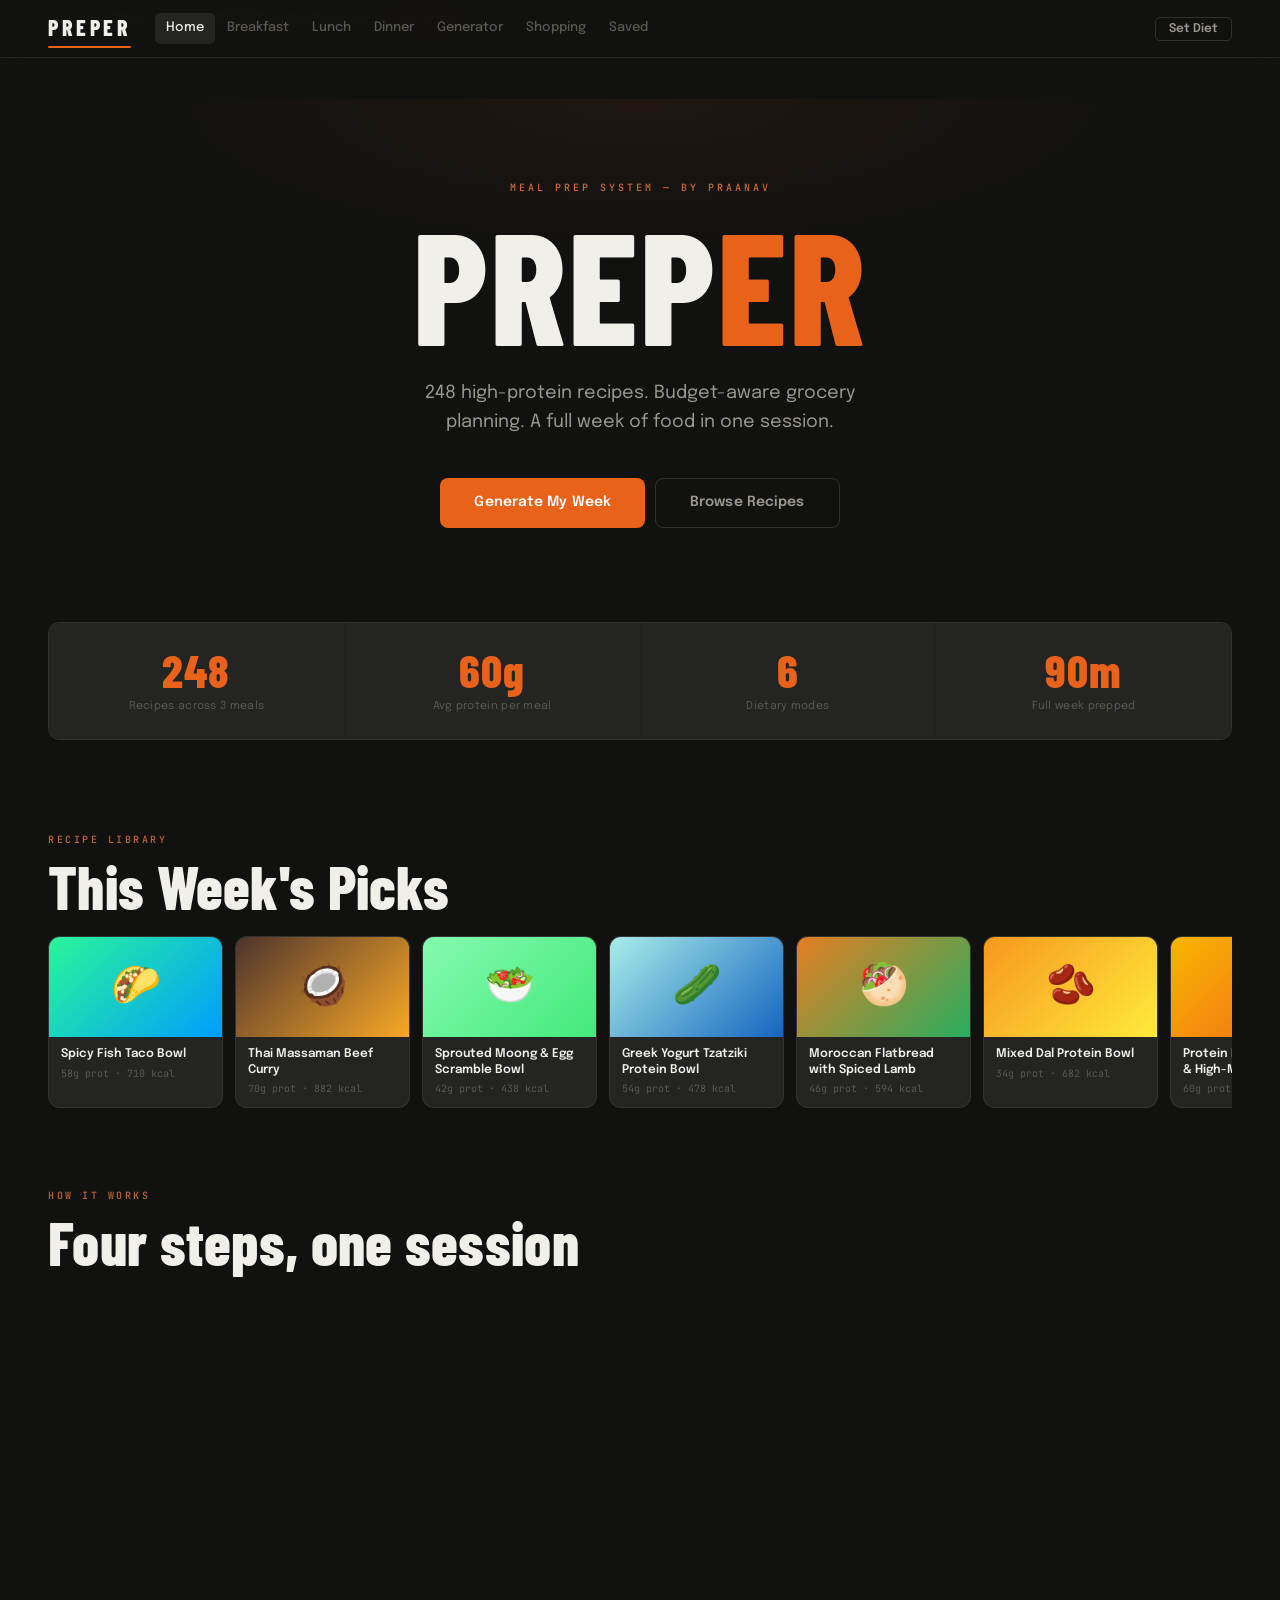
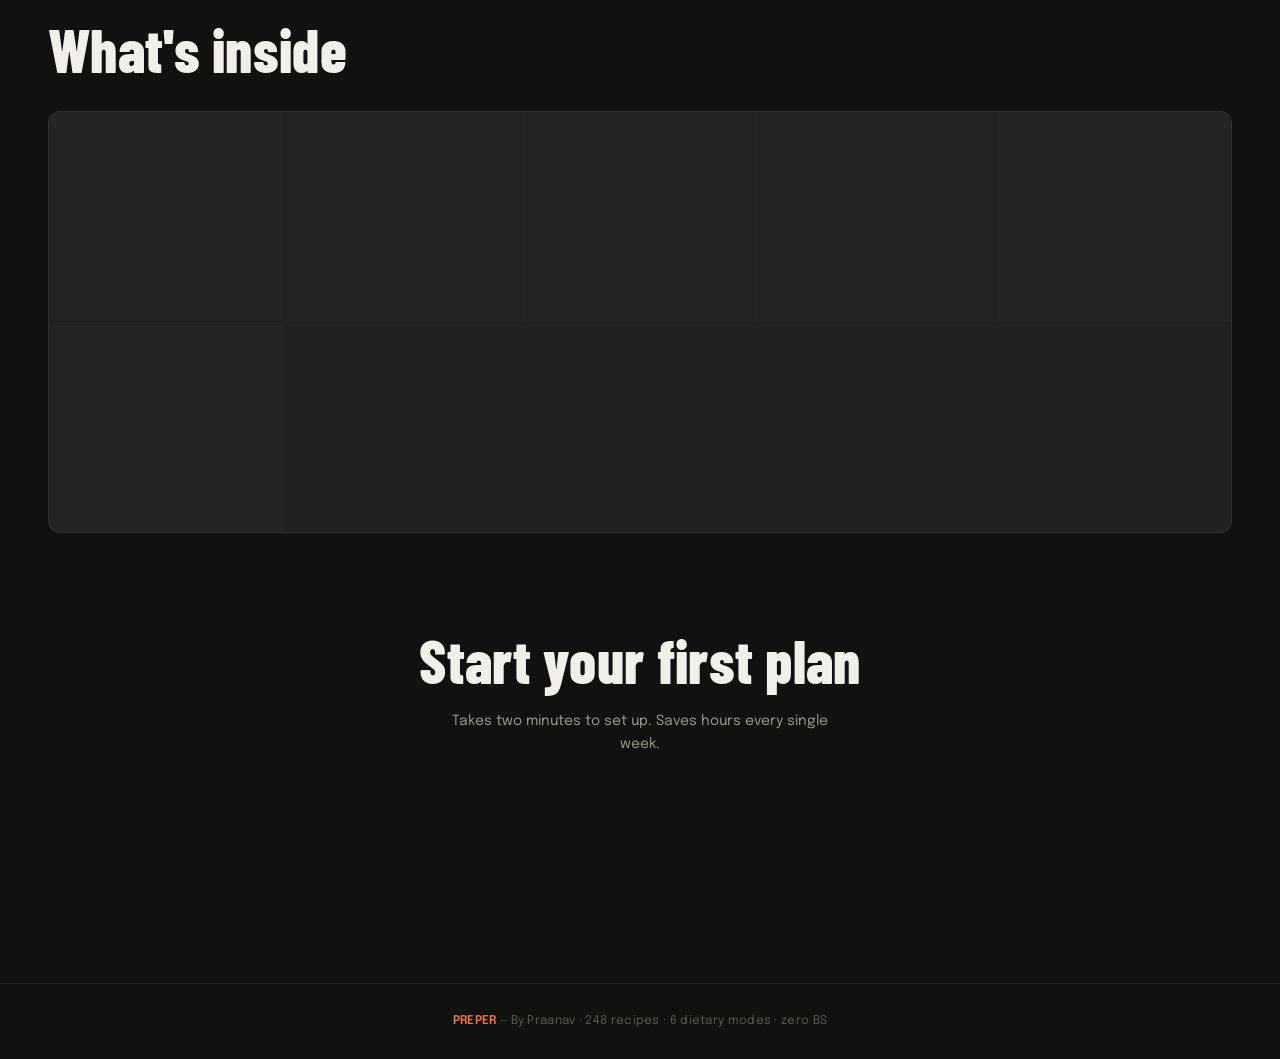
<file: index.html>
<!DOCTYPE html>
<html lang="en">
<head>
  <meta charset="UTF-8" />
  <meta name="viewport" content="width=device-width, initial-scale=1.0" />
  <title>Preper — Meal Prep for Athletes</title>
  <link rel="stylesheet" href="style.css" />
</head>
<body>

<nav class="nav">
  <a href="index.html" class="nav-brand">PREPER</a>
  <div class="nav-links">
    <a href="index.html" class="nav-link" data-page="index.html">Home</a>
    <a href="breakfast.html" class="nav-link" data-page="breakfast.html">Breakfast</a>
    <a href="lunch.html" class="nav-link" data-page="lunch.html">Lunch</a>
    <a href="dinner.html" class="nav-link" data-page="dinner.html">Dinner</a>
    <a href="generator.html" class="nav-link" data-page="generator.html">Generator</a>
    <a href="shopping-list.html" class="nav-link" data-page="shopping-list.html">Shopping</a>
    <a href="saved.html" class="nav-link" data-page="saved.html">Saved</a>
  </div>
  <button class="nav-diet-badge" id="dietBadge" onclick="openDietModal()">Set Diet</button>
</nav>

<div class="diet-banner" id="diet-banner">
  <span>Set your diet so recipes actually match what you eat</span>
  <a href="#" onclick="openDietModal(); return false;">Set it now</a>
  <button class="diet-banner-close" onclick="this.parentElement.style.display='none'">&times;</button>
</div>

<main>
  <section class="hero">
    <div class="container">
      <p class="hero-eyebrow">Meal Prep System &mdash; By Praanav</p>
      <h1 class="hero-title">PREP<em>ER</em></h1>
      <p class="hero-sub">248 high-protein recipes. Budget-aware grocery planning. A full week of food in one session.</p>
      <div class="hero-actions">
        <a href="generator.html" class="btn btn-primary btn-lg">Generate My Week</a>
        <a href="breakfast.html" class="btn btn-outline btn-lg">Browse Recipes</a>
      </div>
    </div>
  </section>

  <div class="container">
    <div class="stats-grid stagger">
      <div class="stat-card">
        <div class="stat-value">248</div>
        <div class="stat-label">Recipes across 3 meals</div>
      </div>
      <div class="stat-card">
        <div class="stat-value">60g</div>
        <div class="stat-label">Avg protein per meal</div>
      </div>
      <div class="stat-card">
        <div class="stat-value">6</div>
        <div class="stat-label">Dietary modes</div>
      </div>
      <div class="stat-card">
        <div class="stat-value">90m</div>
        <div class="stat-label">Full week prepped</div>
      </div>
    </div>
  </div>

  <div class="container">
    <div style="padding-top:52px; margin-bottom:4px">
      <p class="section-eyebrow">Recipe Library</p>
      <h2 class="section-title">This Week's Picks</h2>
    </div>
    <div class="meal-preview-strip" id="previewStrip"></div>
  </div>

  <section class="how-it-works">
    <div class="container">
      <p class="section-eyebrow">How It Works</p>
      <h2 class="section-title">Four steps, one session</h2>
      <div class="steps-row stagger">
        <div class="step-item">
          <div class="step-num">01</div>
          <div class="step-title">Set Your Diet</div>
          <div class="step-desc">Vegan, halal, Hindu non-veg, jain &mdash; pick once and every recipe filters to match. No manual searching.</div>
        </div>
        <div class="step-item">
          <div class="step-num">02</div>
          <div class="step-title">Calculate Macros</div>
          <div class="step-desc">Enter your height, weight, age, and goal. Get your exact calorie and protein targets &mdash; or just type your own numbers.</div>
        </div>
        <div class="step-item">
          <div class="step-num">03</div>
          <div class="step-title">Generate &amp; Budget</div>
          <div class="step-desc">One click. Breakfast, lunch, dinner picked and scaled to your prep days. Set a country and budget &mdash; the plan stays within it.</div>
        </div>
        <div class="step-item">
          <div class="step-num">04</div>
          <div class="step-title">Cook Everything</div>
          <div class="step-desc">The workflow tells you what to cook in what order so nothing clashes. Groceries auto-organised. Done in 90 minutes.</div>
        </div>
      </div>
    </div>
  </section>

  <div class="container">
    <div style="margin-bottom: 4px">
      <p class="section-eyebrow">Features</p>
      <h2 class="section-title">What's inside</h2>
    </div>
    <div class="features-grid stagger">
      <div class="feature-card">
        <div class="feature-icon">🎯</div>
        <div class="feature-title">Diet Filtering</div>
        <div class="feature-desc">Every recipe tagged against 6 modes. Change yours anytime &mdash; the whole app updates instantly.</div>
      </div>
      <div class="feature-card">
        <div class="feature-icon">⚗️</div>
        <div class="feature-title">Real Macro Calculator</div>
        <div class="feature-desc">Full Mifflin-St Jeor formula using your actual height, age, sex, and activity. Not a rough estimate.</div>
      </div>
      <div class="feature-card">
        <div class="feature-icon">📐</div>
        <div class="feature-title">Ingredient Scaling</div>
        <div class="feature-desc">3, 4, 5, or 7 days. Every quantity scales exactly. Weights in grams, no guessing.</div>
      </div>
      <div class="feature-card">
        <div class="feature-icon">💰</div>
        <div class="feature-title">Budget Tracking</div>
        <div class="feature-desc">Set a budget in your currency. The generator picks meals that fit. Grocery list shows per-item cost estimates.</div>
      </div>
      <div class="feature-card">
        <div class="feature-icon">🧑&zwj;🍳</div>
        <div class="feature-title">Batch Workflow</div>
        <div class="feature-desc">Parallel cooking steps so you're not standing around waiting. The whole week done in one session.</div>
      </div>
      <div class="feature-card">
        <div class="feature-icon">🍫</div>
        <div class="feature-title">Snack Tracker</div>
        <div class="feature-desc">Add your snacks and they get deducted from your meal targets. The plan adjusts automatically.</div>
      </div>
    </div>
  </div>

  <div class="container" style="text-align:center; padding: 72px 0 80px;">
    <p class="section-eyebrow">Ready when you are</p>
    <h2 class="section-title" style="margin-bottom:20px">Start your first plan</h2>
    <p class="text-muted" style="font-size:14px; margin-bottom:36px; max-width:380px; margin-left:auto; margin-right:auto; line-height:1.65">Takes two minutes to set up. Saves hours every single week.</p>
    <a href="generator.html" class="btn btn-primary btn-lg">Generate My Weekly Plan</a>
  </div>
</main>

<footer>
  <strong>PREPER</strong> &mdash; By Praanav &middot; 248 recipes &middot; 6 dietary modes &middot; zero BS
</footer>

<div class="modal-overlay" id="dietModal">
  <div class="modal">
    <h2 class="modal-title">Your Diet</h2>
    <p class="modal-sub">Every recipe in Preper is tagged. Pick yours and we filter the rest.</p>
    <div class="diet-grid" id="dietGrid"></div>
    <div class="modal-footer">
      <button class="btn btn-outline" onclick="closeDietModal()">Cancel</button>
      <button class="btn btn-primary" onclick="confirmDiet()">Save</button>
    </div>
  </div>
</div>

<div class="toast" id="toast"></div>

<script src="app.js"></script>
<script>
const { RECIPES, DIETARY_PREFS, getSavedDiet, saveDiet } = window.PreperApp;

const DIET_DESCS = {
  vegan:'No animal products at all', jain:'No meat, eggs, or root veg',
  hindu_veg:'No meat or eggs, dairy fine', hindu_nonveg:'No beef or pork',
  non_veg:'Everything', halal:'Halal meat only, no pork',
};

window.tempDiet = null;

window.openDietModal = function() {
  tempDiet = getSavedDiet();
  document.getElementById('dietGrid').innerHTML = Object.entries(DIETARY_PREFS).map(([k,p]) => `
    <div class="diet-card ${tempDiet===k?'selected':''}" onclick="selectDiet('${k}',this)">
      <div class="diet-card-icon">${p.icon}</div>
      <div class="diet-card-name">${p.label}</div>
      <div class="diet-card-desc">${DIET_DESCS[k]}</div>
    </div>`).join('');
  document.getElementById('dietModal').classList.add('open');
};

window.closeDietModal = function() {
  document.getElementById('dietModal').classList.remove('open');
};

window.selectDiet = function(k, el) {
  tempDiet = k;
  document.querySelectorAll('.diet-card').forEach(c => c.classList.remove('selected'));
  el.classList.add('selected');
};

window.confirmDiet = function() {
  if (!tempDiet) return;
  saveDiet(tempDiet);
  updateDietBadge();
  closeDietModal();
  document.getElementById('diet-banner').style.display = 'none';
  showToast(`${DIETARY_PREFS[tempDiet].icon} ${DIETARY_PREFS[tempDiet].label} set`, 'success');
};

window.updateDietBadge = function() {
  const diet = getSavedDiet();
  const el = document.getElementById('dietBadge');
  if (diet && DIETARY_PREFS[diet]) el.textContent = `${DIETARY_PREFS[diet].icon} ${DIETARY_PREFS[diet].label}`;
};

window.showToast = function(msg, type = '') {
  const t = document.getElementById('toast');
  t.textContent = msg; t.className = `toast ${type} show`;
  setTimeout(() => t.classList.remove('show'), 3000);
};

function renderPreviewStrip() {
  const all = [...RECIPES.breakfast, ...RECIPES.lunch, ...RECIPES.dinner];
  const picks = all.sort(() => Math.random() - 0.5).slice(0, 14);
  const cat = r => r.id[0] === 'b' ? 'breakfast' : r.id[0] === 'l' ? 'lunch' : 'dinner';
  document.getElementById('previewStrip').innerHTML = picks.map(r => `
    <div class="meal-preview-card" onclick="location.href='${cat(r)}.html'">
      <div class="meal-preview-hero" style="background:${r.gradient}">${r.emoji}</div>
      <div class="meal-preview-body">
        <div class="meal-preview-name">${r.name}</div>
        <div class="meal-preview-meta">${r.protein}g prot &middot; ${r.calories} kcal</div>
      </div>
    </div>`).join('');
}

document.addEventListener('DOMContentLoaded', () => {
  updateDietBadge();
  renderPreviewStrip();
  const page = location.pathname.split('/').pop() || 'index.html';
  document.querySelectorAll('.nav-link[data-page]').forEach(a => {
    if (a.dataset.page === page) a.classList.add('active');
  });
  document.getElementById('dietModal').addEventListener('click', e => {
    if (e.target === e.currentTarget) closeDietModal();
  });
  const diet = getSavedDiet();
  if (diet) document.getElementById('diet-banner').style.display = 'none';
});
</script>
</body>
</html>
</file>
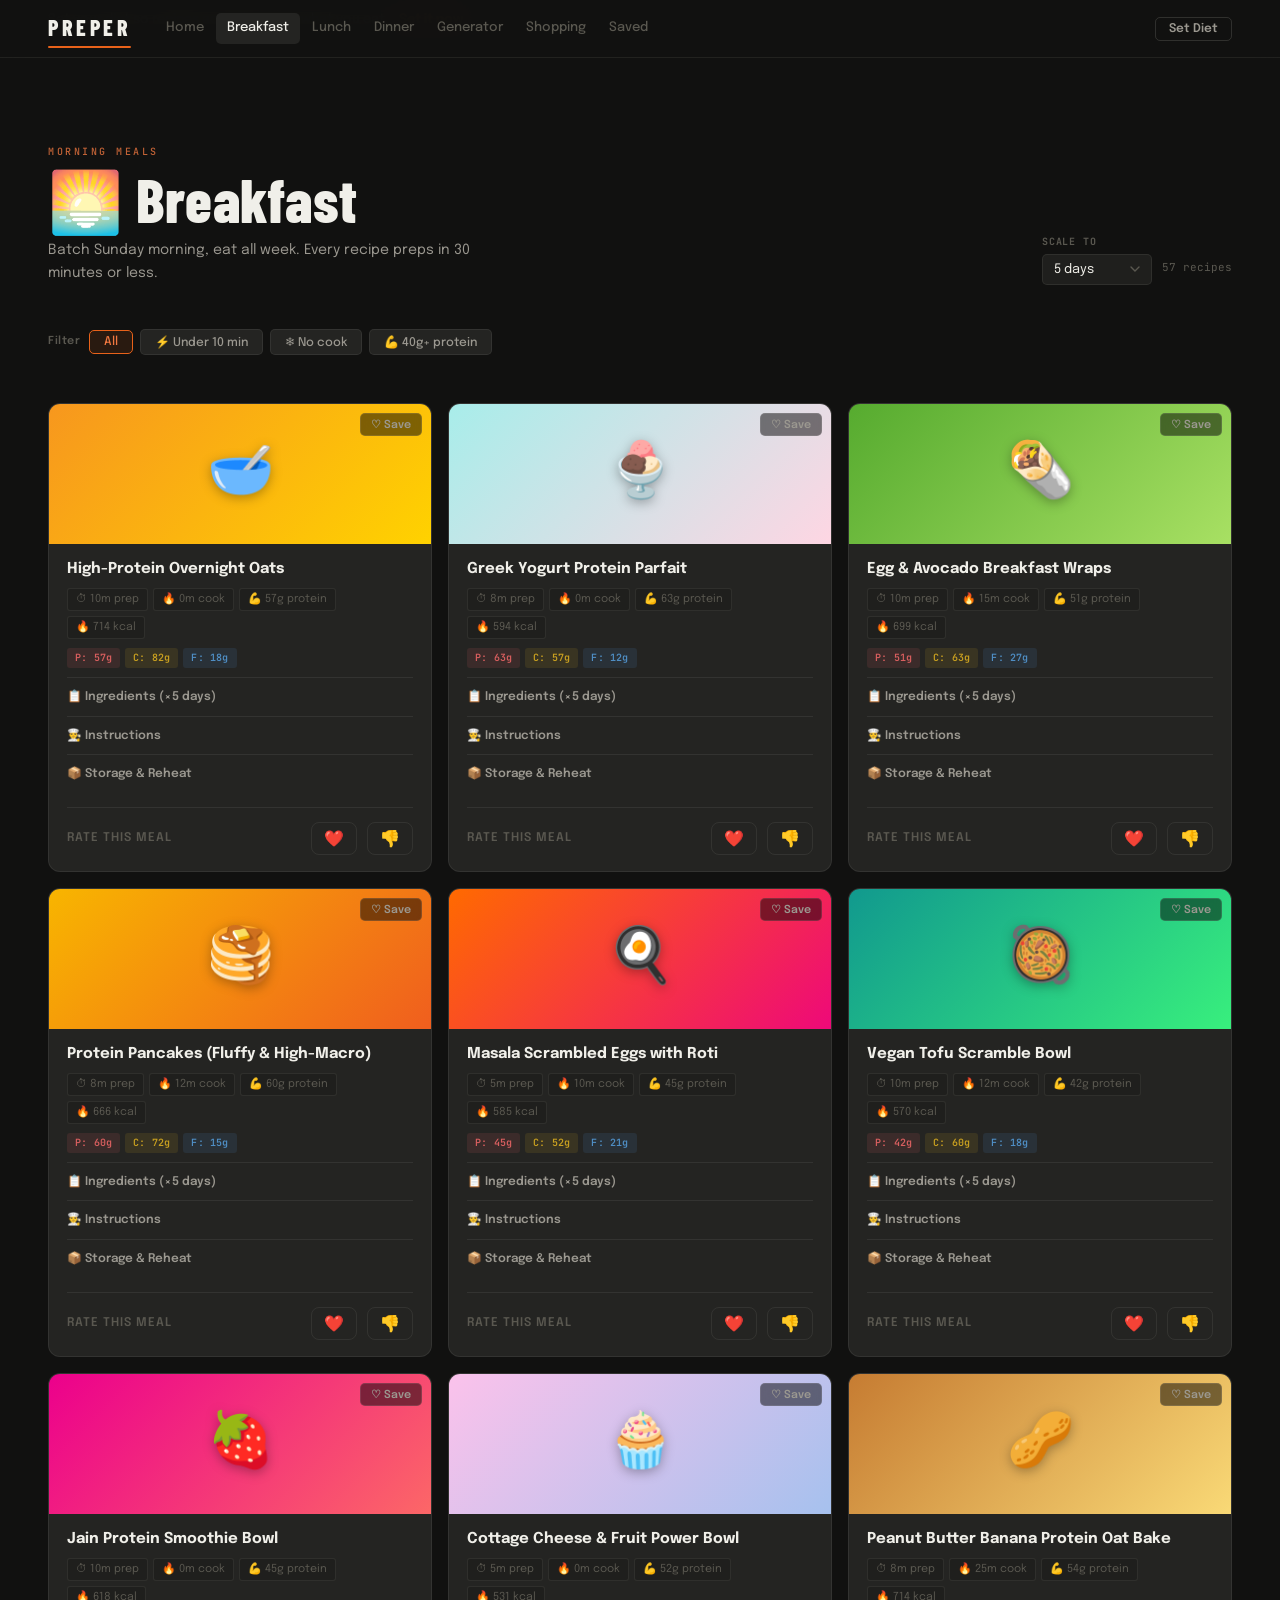
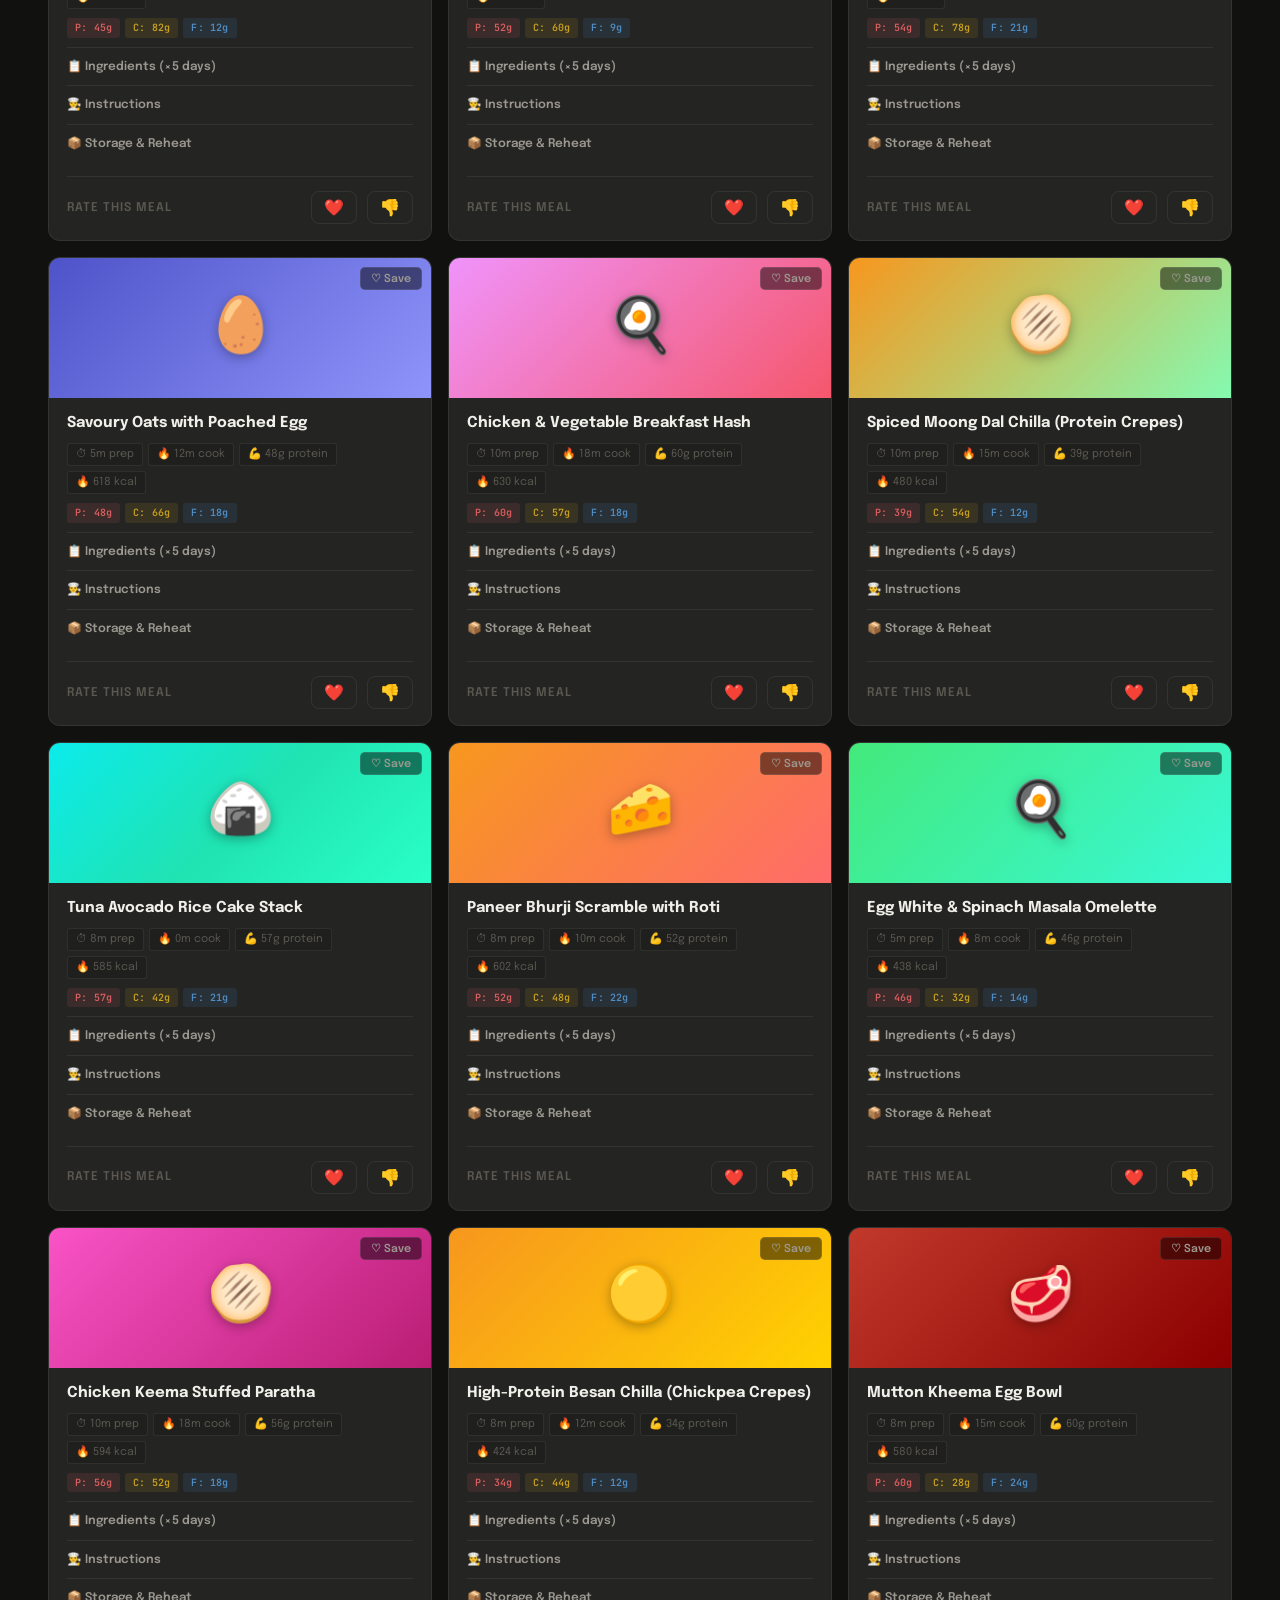
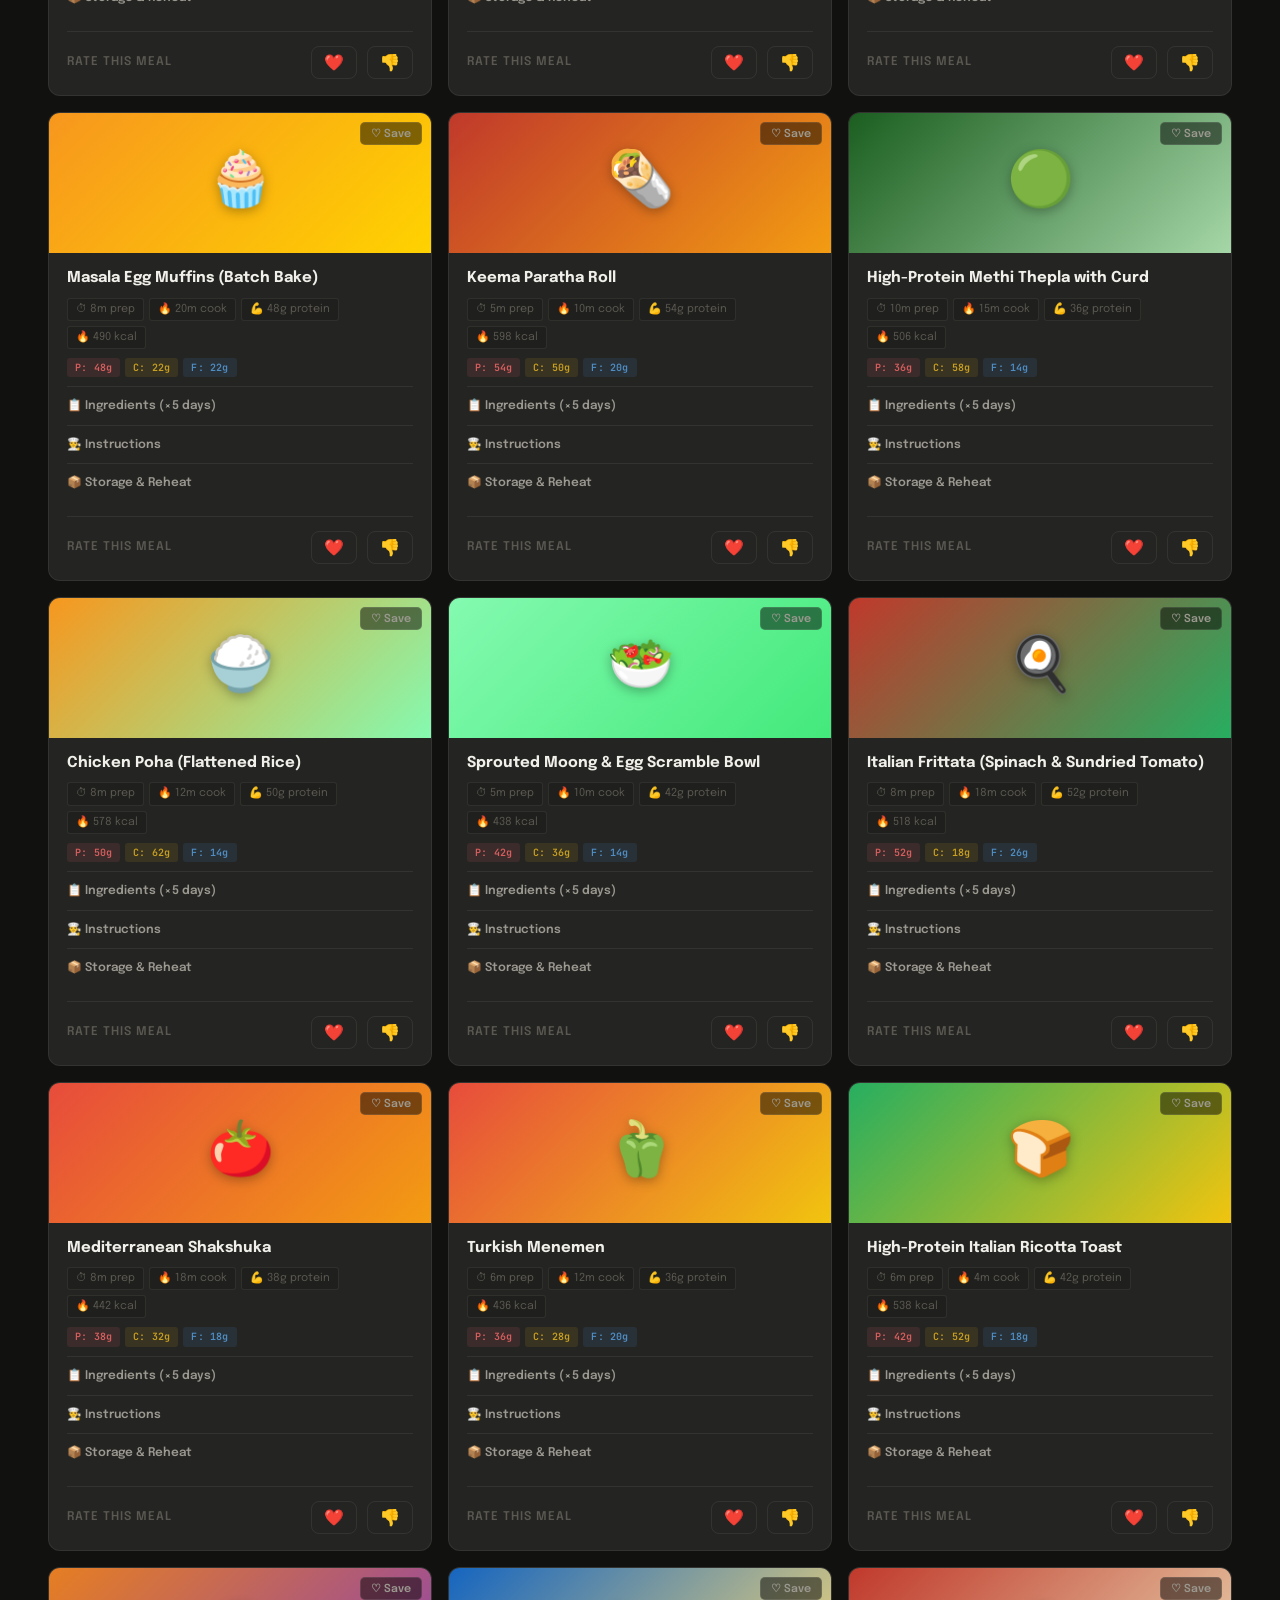
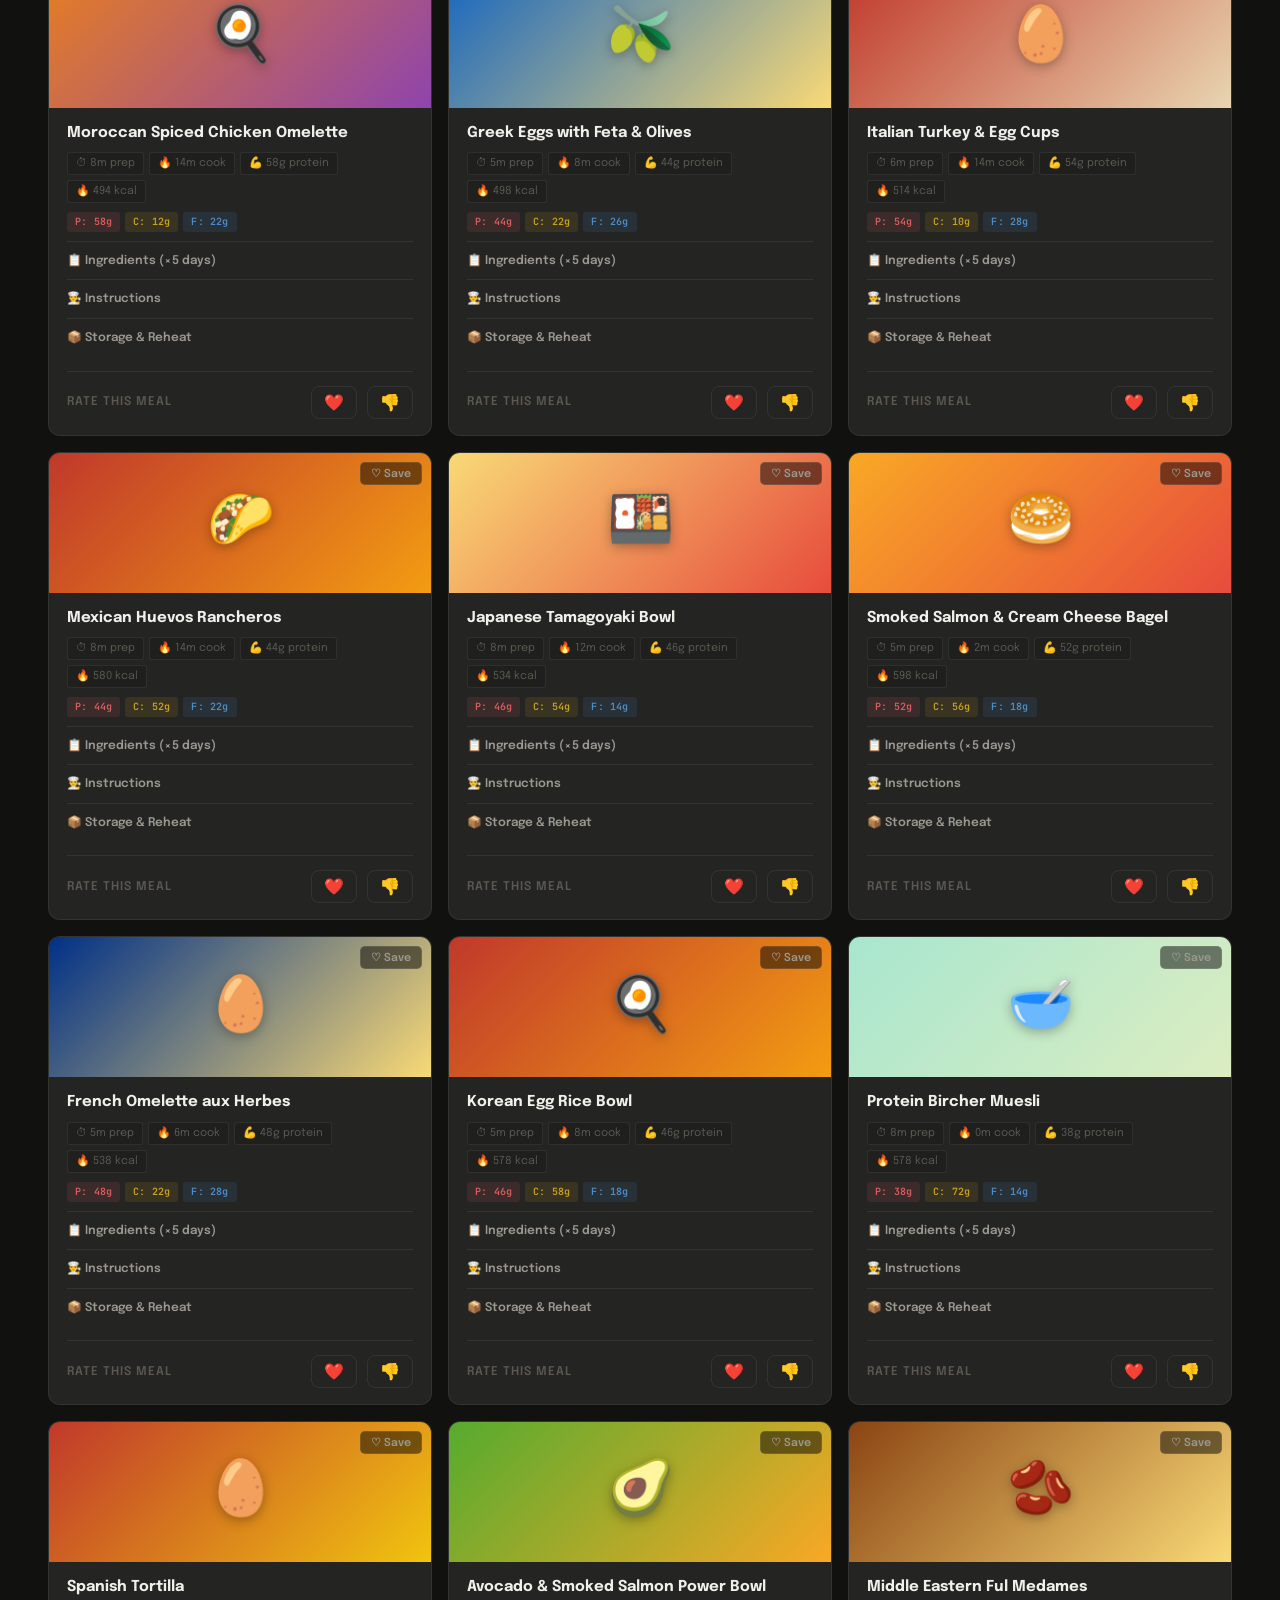
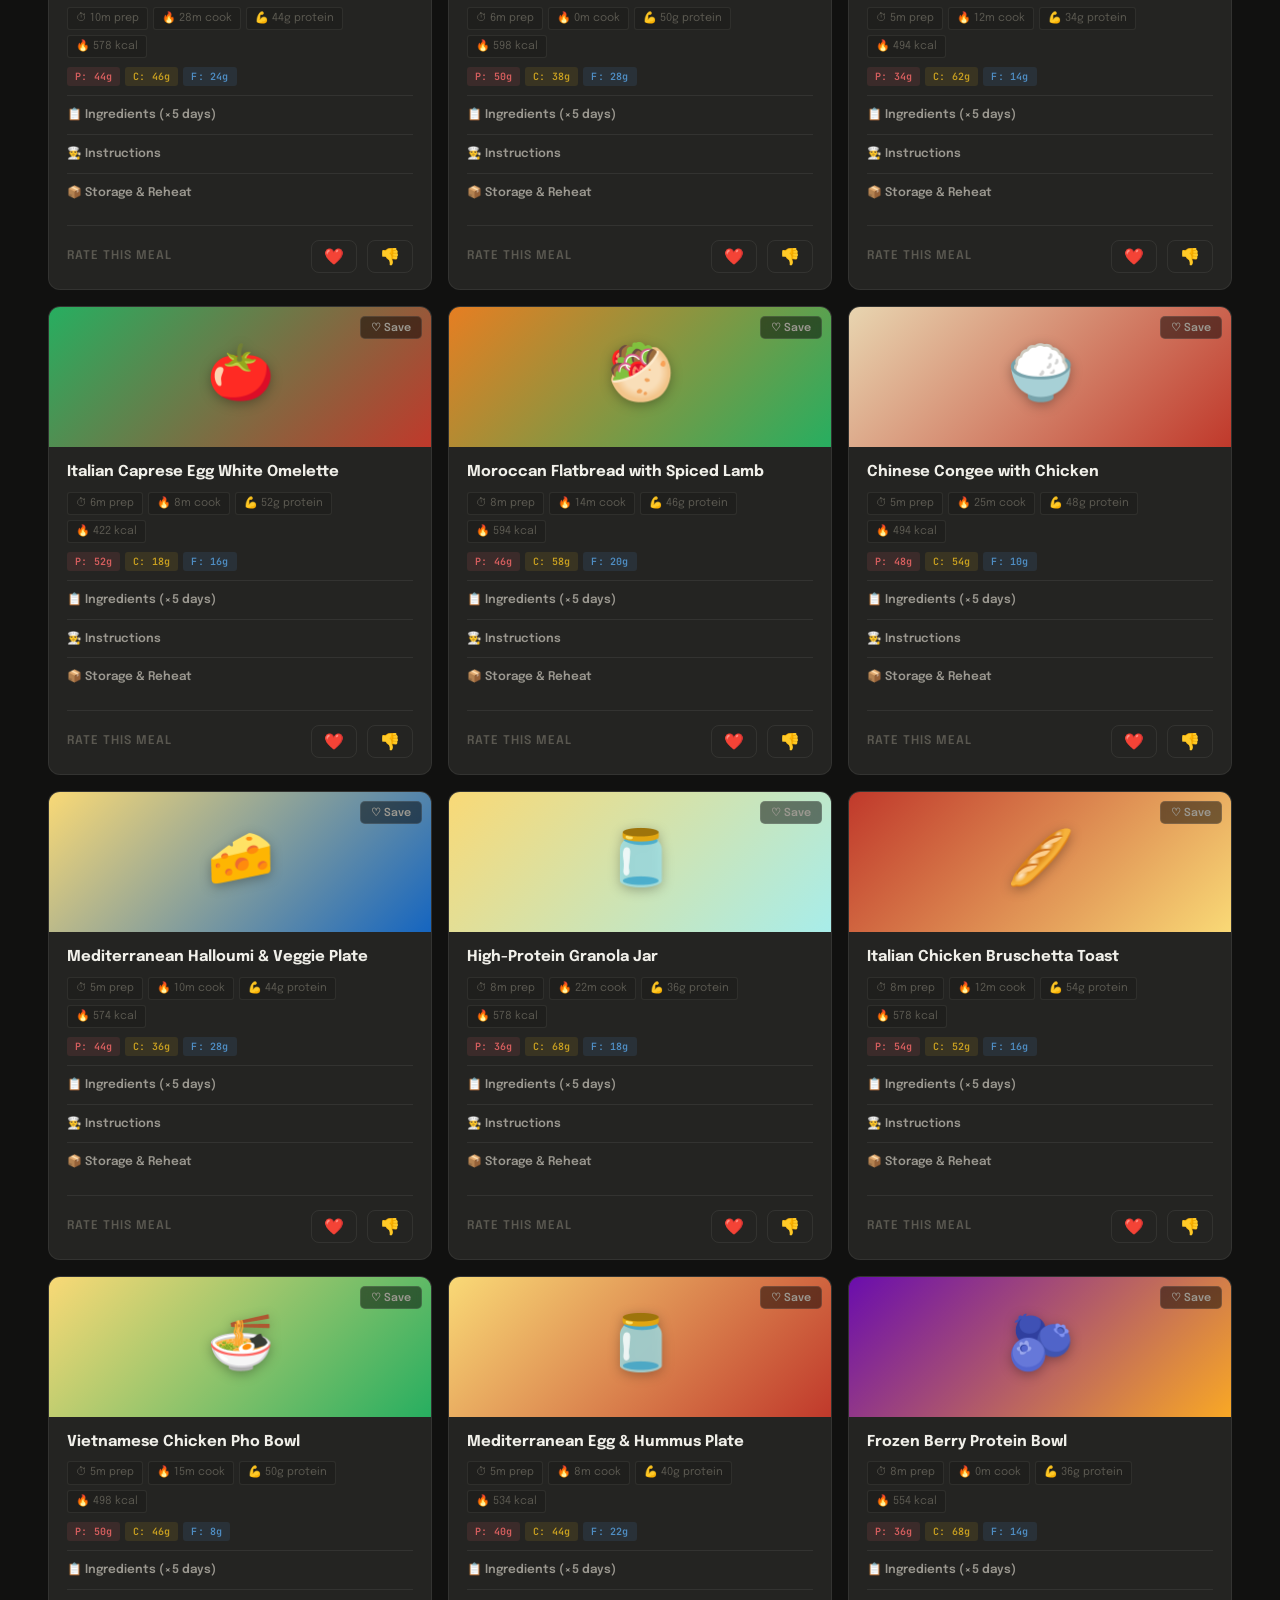
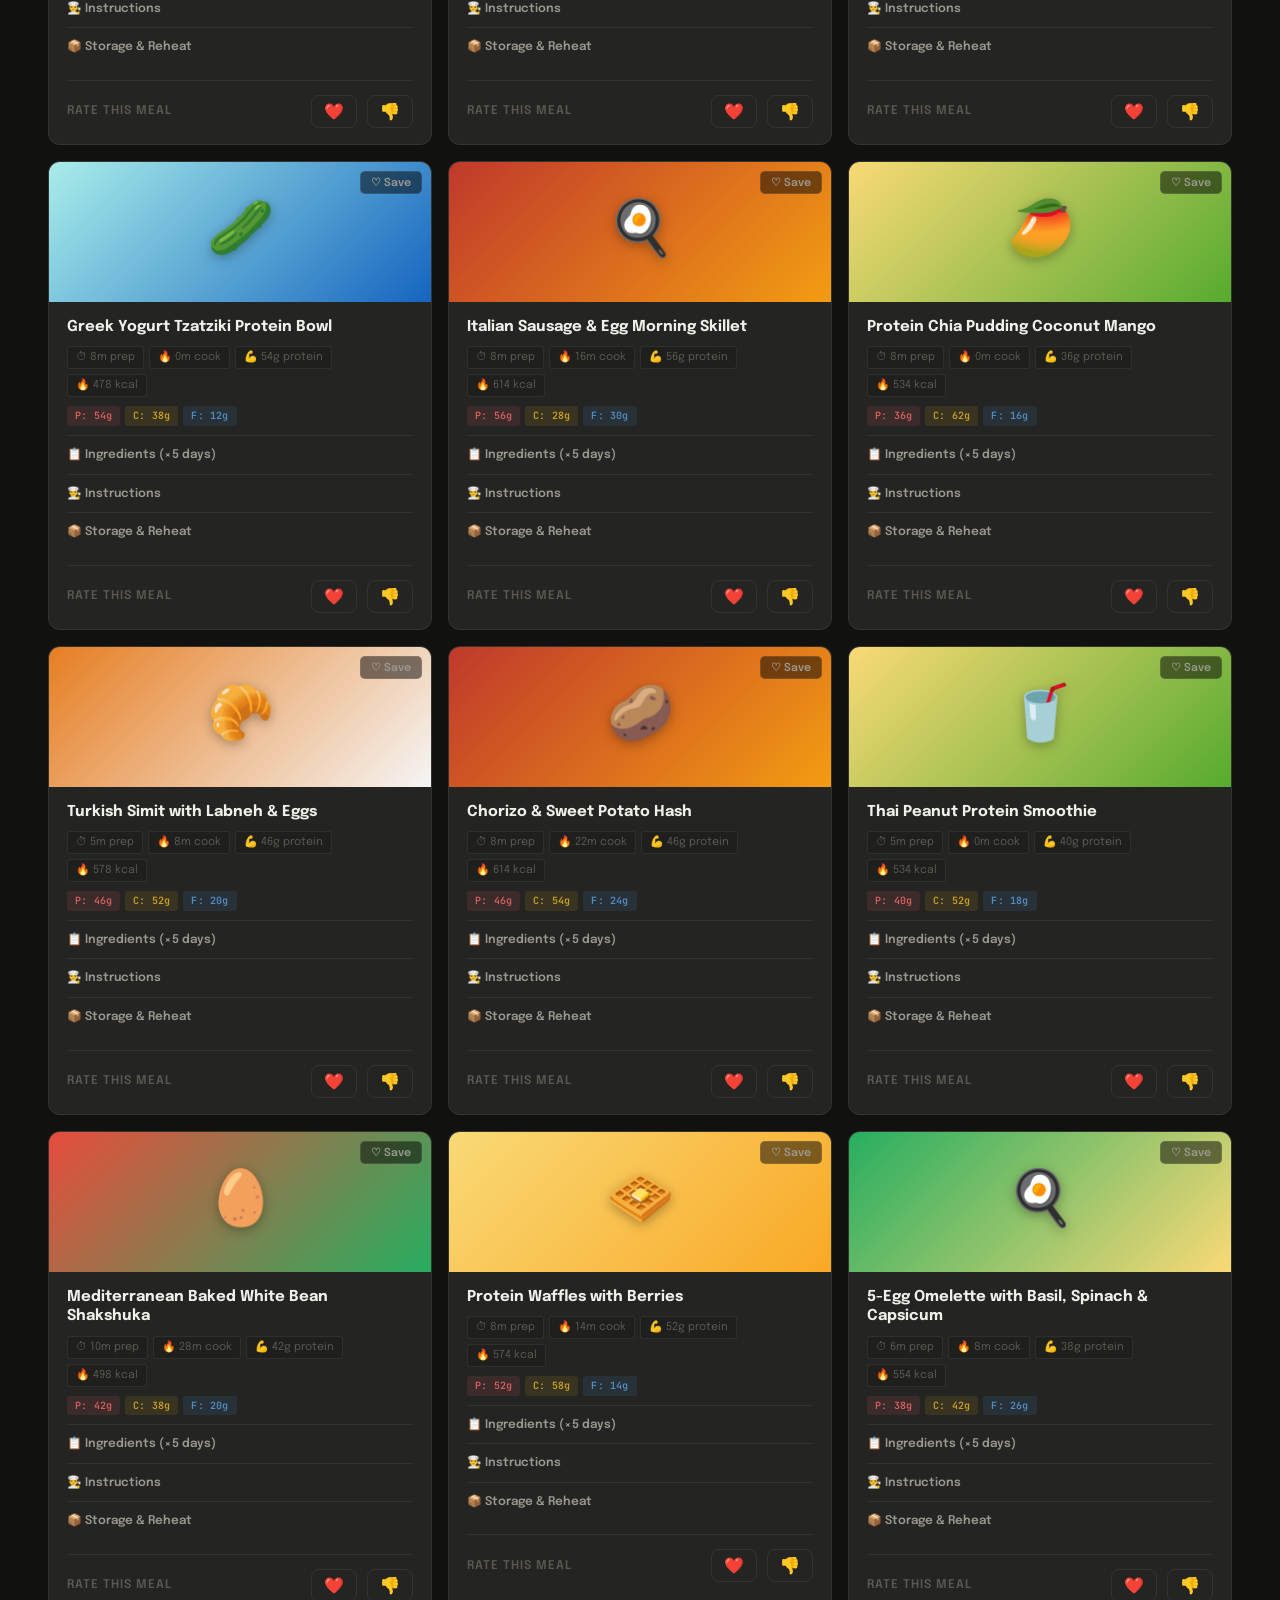
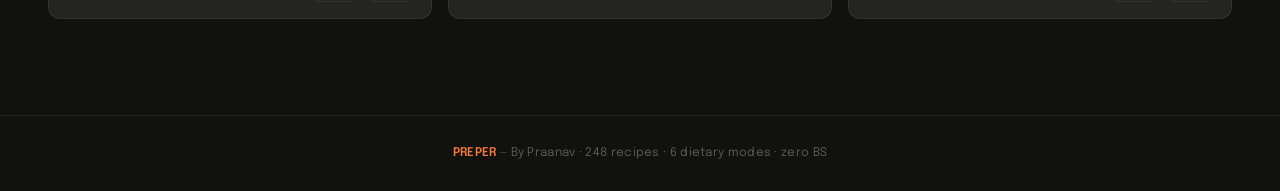
<file: breakfast.html>
<!DOCTYPE html>
<html lang="en">
<head>
  <meta charset="UTF-8" />
  <meta name="viewport" content="width=device-width, initial-scale=1.0" />
  <title>Breakfast &mdash; Preper</title>
  <link rel="stylesheet" href="style.css" />
</head>
<body>

<nav class="nav">
  <a href="index.html" class="nav-brand">PREPER</a>
  <div class="nav-links">
    <a href="index.html" class="nav-link" data-page="index.html">Home</a>
    <a href="breakfast.html" class="nav-link" data-page="breakfast.html">Breakfast</a>
    <a href="lunch.html" class="nav-link" data-page="lunch.html">Lunch</a>
    <a href="dinner.html" class="nav-link" data-page="dinner.html">Dinner</a>
    <a href="generator.html" class="nav-link" data-page="generator.html">Generator</a>
    <a href="shopping-list.html" class="nav-link" data-page="shopping-list.html">Shopping</a>
    <a href="saved.html" class="nav-link" data-page="saved.html">Saved</a>
  </div>
  <button class="nav-diet-badge" id="dietBadge" onclick="openDietModal()">Set Diet</button>
</nav>

<div class="diet-banner" id="diet-banner">
  <span>Set your diet so recipes actually match what you eat</span>
  <a href="#" onclick="openDietModal(); return false;">Set it now</a>
  <button class="diet-banner-close" onclick="this.parentElement.style.display='none'">&times;</button>
</div>

<main>
  <div class="container">
    <div class="page-header">
      <div class="page-header-inner">
        <div>
          <p class="section-eyebrow">Morning meals</p>
          <h1 class="section-title">&#127749; Breakfast</h1>
          <p class="section-desc">Batch Sunday morning, eat all week. Every recipe preps in 30 minutes or less.</p>
        </div>
        <div style="margin-left:auto; display:flex; gap:10px; align-items:flex-end; flex-wrap:wrap">
          <div class="form-group" style="margin:0">
            <label class="form-label">Scale to</label>
            <select class="form-select" id="daysSelect" onchange="renderRecipes()" style="width:110px">
              <option value="1">1 day</option>
              <option value="3">3 days</option>
              <option value="4">4 days</option>
              <option value="5" selected>5 days</option>
              <option value="7">7 days</option>
            </select>
          </div>
          <div id="recipeCount" style="font-family:var(--font-mono); font-size:11px; color:var(--text-3); padding-bottom:9px"></div>
        </div>
      </div>
    </div>

    <div class="filter-bar">
      <span class="filter-label">Filter</span>
      <button class="filter-chip active" onclick="setFilter('all',this)">All</button>
      <button class="filter-chip" onclick="setFilter('quick',this)">&#9889; Under 10 min</button>
      <button class="filter-chip" onclick="setFilter('no_cook',this)">&#10052; No cook</button>
      <button class="filter-chip" onclick="setFilter('high_protein',this)">&#128170; 40g+ protein</button>
    </div>

    <div class="recipe-grid stagger" id="recipeGrid"></div>
  </div>
</main>

<footer>
  <strong>PREPER</strong> &mdash; By Praanav &middot; 248 recipes &middot; 6 dietary modes &middot; zero BS
</footer>

<div class="modal-overlay" id="dietModal">
  <div class="modal">
    <h2 class="modal-title">Your Diet</h2>
    <p class="modal-sub">Every recipe in Preper is tagged. Pick yours and we filter the rest.</p>
    <div class="diet-grid" id="dietGrid"></div>
    <div class="modal-footer">
      <button class="btn btn-outline" onclick="closeDietModal()">Cancel</button>
      <button class="btn btn-primary" onclick="confirmDiet()">Save</button>
    </div>
  </div>
</div>

<div class="toast" id="toast"></div>

<script src="app.js"></script>
<script>
const { RECIPES, DIETARY_PREFS, getSavedDiet, saveDiet, renderRecipeCard, toggleSave, rateRecipe } = window.PreperApp;
window.toggleSave = toggleSave;
window.rateRecipe = rateRecipe;

const CATEGORY = 'breakfast';
let activeFilter = 'all';

const DIET_DESCS = {
  vegan:'No animal products at all', jain:'No meat, eggs, or root veg',
  hindu_veg:'No meat or eggs, dairy fine', hindu_nonveg:'No beef or pork',
  non_veg:'Everything', halal:'Halal meat only, no pork',
};

window.setFilter = function(f, el) {
  activeFilter = f;
  document.querySelectorAll('.filter-chip').forEach(c => c.classList.remove('active'));
  el.classList.add('active');
  renderRecipes();
};

window.renderRecipes = function() {
  const diet = getSavedDiet() || 'non_veg';
  const days = parseInt(document.getElementById('daysSelect').value);
  let recipes = RECIPES[CATEGORY].filter(r => r.tags.includes(diet));

  if (activeFilter === 'quick')       recipes = recipes.filter(r => r.prepTime + r.cookTime <= 10);
  if (activeFilter === 'no_cook')     recipes = recipes.filter(r => r.cookTime === 0);
  if (activeFilter === 'high_protein')recipes = recipes.filter(r => r.protein >= 40);

  const grid = document.getElementById('recipeGrid');
  const count = document.getElementById('recipeCount');

  count.textContent = recipes.length ? `${recipes.length} recipes` : '';

  if (!recipes.length) {
    grid.innerHTML = `<div class="empty-state" style="grid-column:1/-1">
      <div class="empty-state-icon">&#128517;</div>
      <h2>Nothing matched</h2>
      <p>Try a different filter, or change your diet preference.</p>
      <button class="btn btn-primary" onclick="openDietModal()">Change Diet</button>
    </div>`;
    return;
  }
  grid.innerHTML = recipes.map(r => renderRecipeCard(r, days)).join('');
};

window.tempDiet = null;

window.openDietModal = function() {
  tempDiet = getSavedDiet();
  document.getElementById('dietGrid').innerHTML = Object.entries(DIETARY_PREFS).map(([k,p]) => `
    <div class="diet-card ${tempDiet===k?'selected':''}" onclick="selectDiet('${k}',this)">
      <div class="diet-card-icon">${p.icon}</div>
      <div class="diet-card-name">${p.label}</div>
      <div class="diet-card-desc">${DIET_DESCS[k]}</div>
    </div>`).join('');
  document.getElementById('dietModal').classList.add('open');
};
window.closeDietModal = function() { document.getElementById('dietModal').classList.remove('open'); };
window.selectDiet = function(k, el) {
  tempDiet = k;
  document.querySelectorAll('.diet-card').forEach(c => c.classList.remove('selected'));
  el.classList.add('selected');
};
window.confirmDiet = function() {
  if (!tempDiet) return;
  saveDiet(tempDiet);
  updateDietBadge();
  closeDietModal();
  document.getElementById('diet-banner').style.display = 'none';
  renderRecipes();
  showToast(`${DIETARY_PREFS[tempDiet].icon} ${DIETARY_PREFS[tempDiet].label} set`, 'success');
};
window.updateDietBadge = function() {
  const diet = getSavedDiet();
  const el = document.getElementById('dietBadge');
  if (diet && DIETARY_PREFS[diet]) el.textContent = `${DIETARY_PREFS[diet].icon} ${DIETARY_PREFS[diet].label}`;
};
window.showToast = function(msg, type = '') {
  const t = document.getElementById('toast');
  t.textContent = msg; t.className = `toast ${type} show`;
  setTimeout(() => t.classList.remove('show'), 3000);
};

document.addEventListener('DOMContentLoaded', () => {
  updateDietBadge();
  renderRecipes();
  const page = location.pathname.split('/').pop() || 'index.html';
  document.querySelectorAll('.nav-link[data-page]').forEach(a => {
    if (a.dataset.page === page) a.classList.add('active');
  });
  document.getElementById('dietModal').addEventListener('click', e => {
    if (e.target === e.currentTarget) closeDietModal();
  });
  const diet = getSavedDiet();
  if (diet) document.getElementById('diet-banner').style.display = 'none';
});
</script>
</body>
</html>
</file>
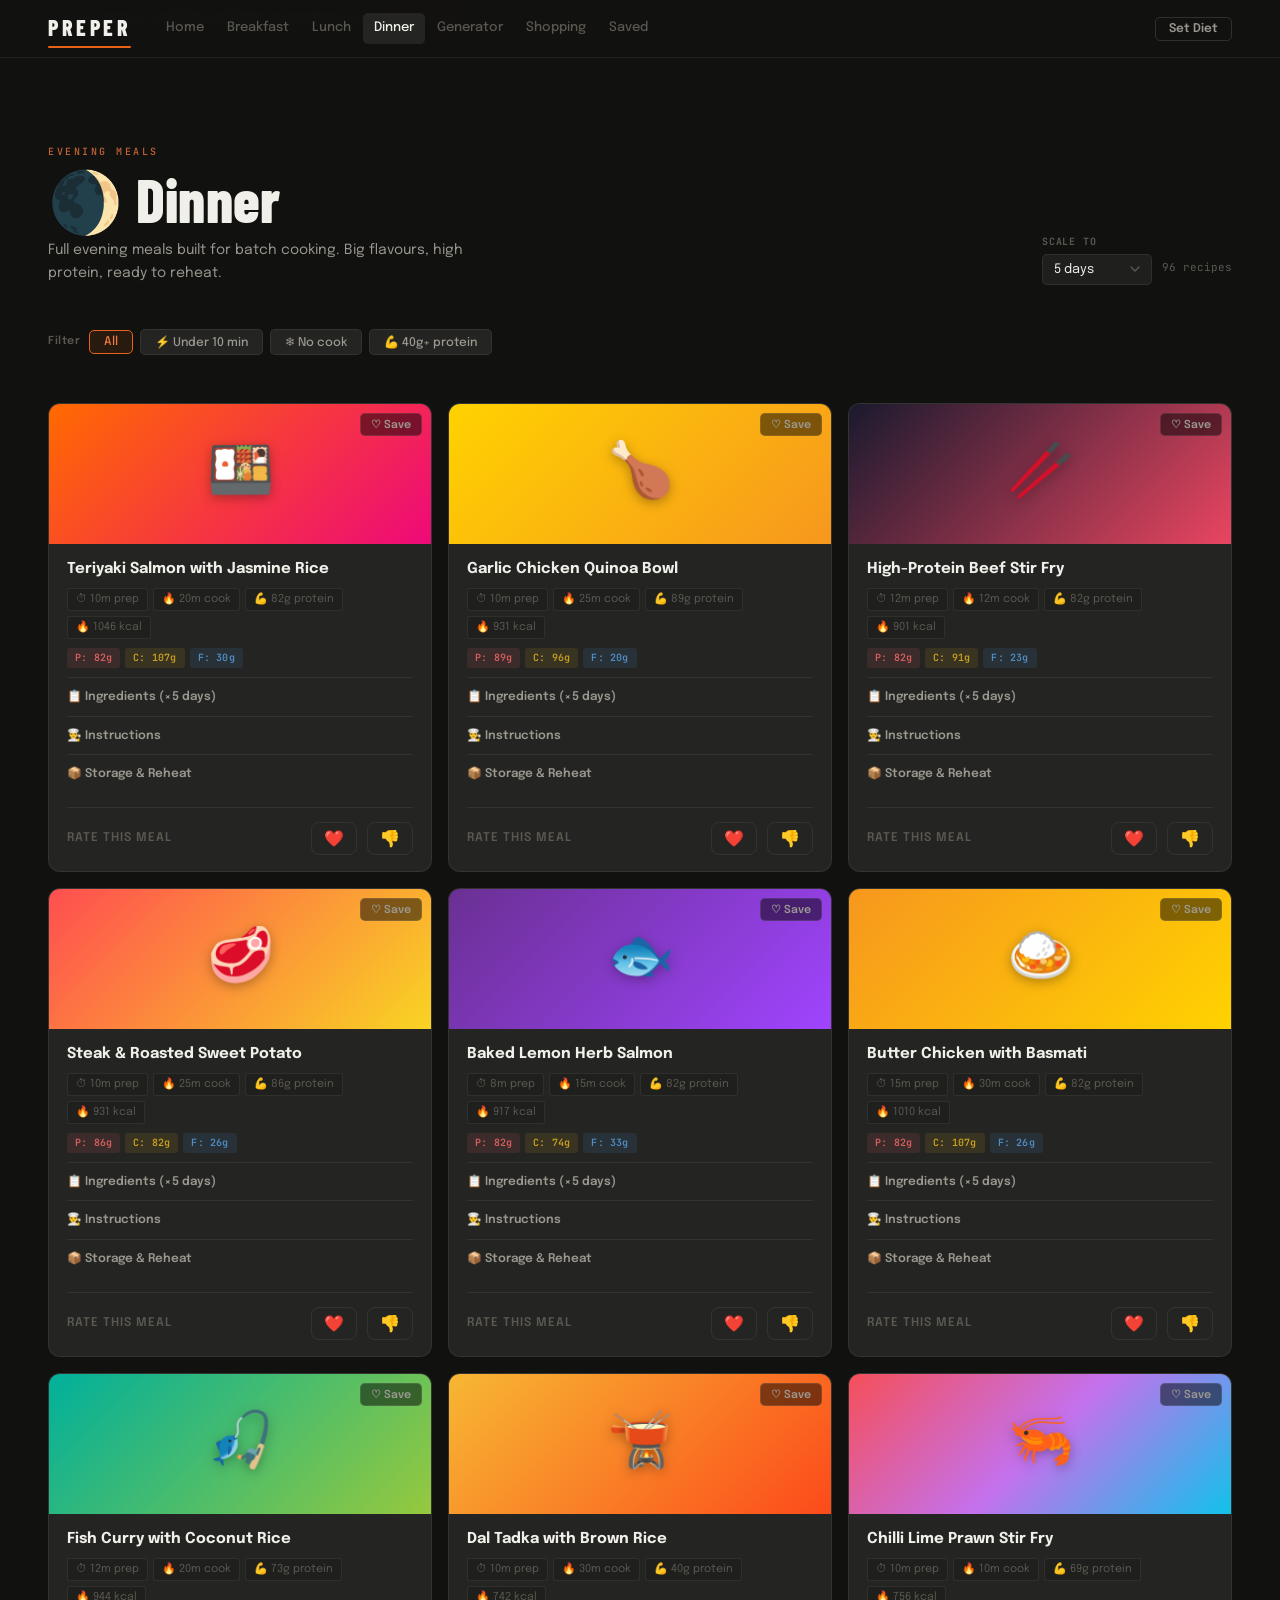
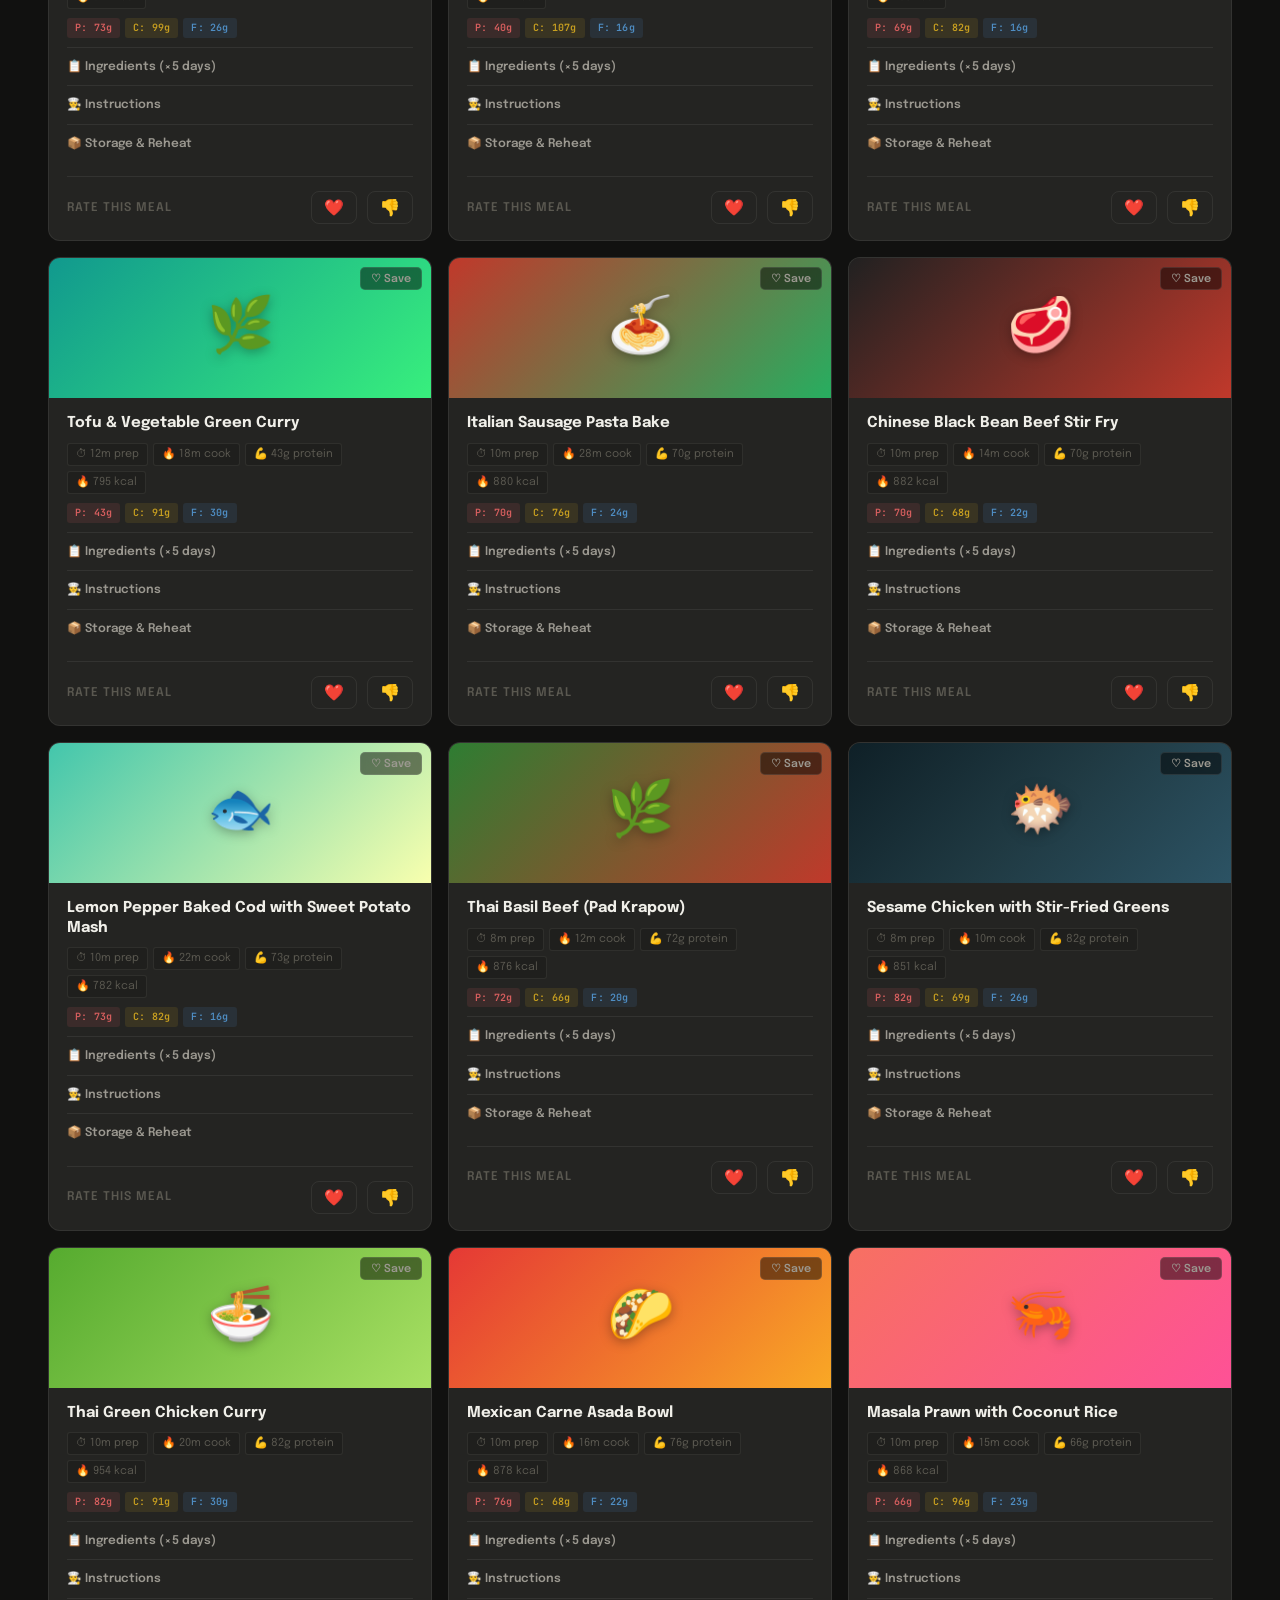
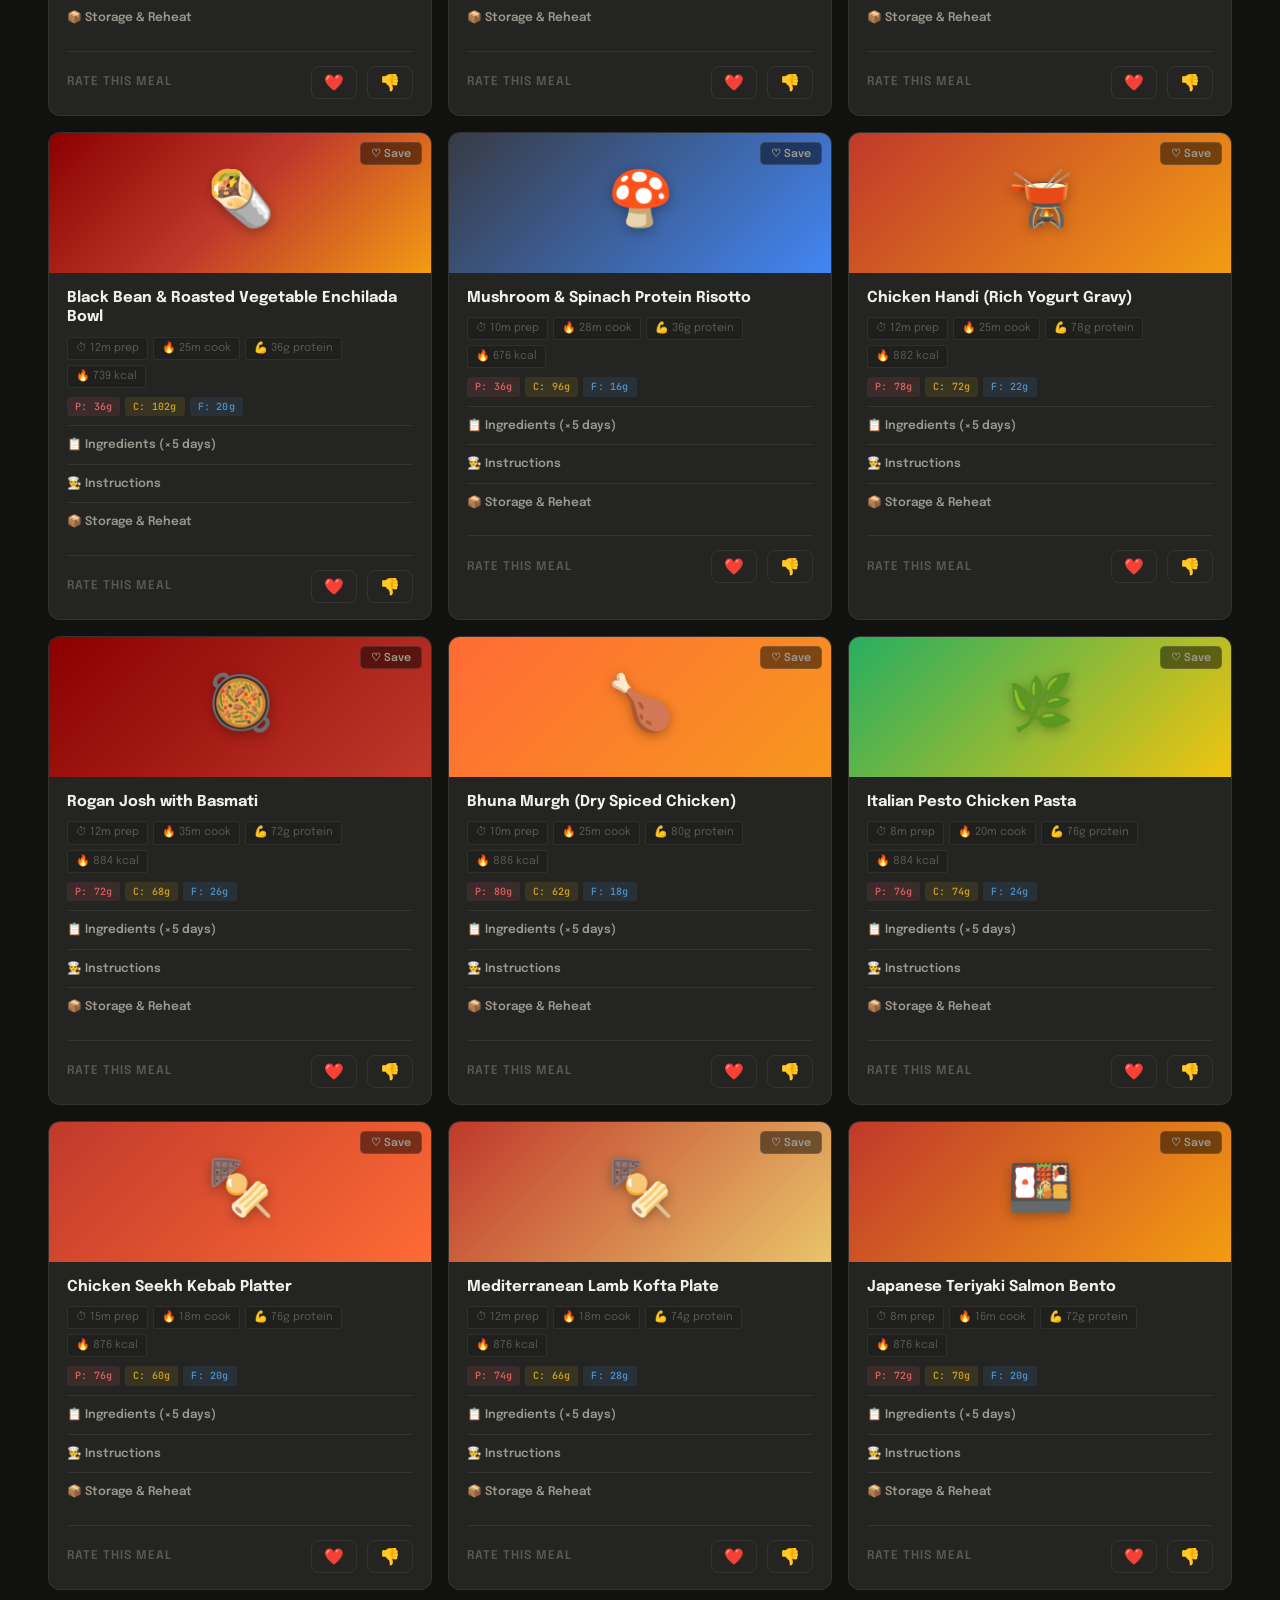
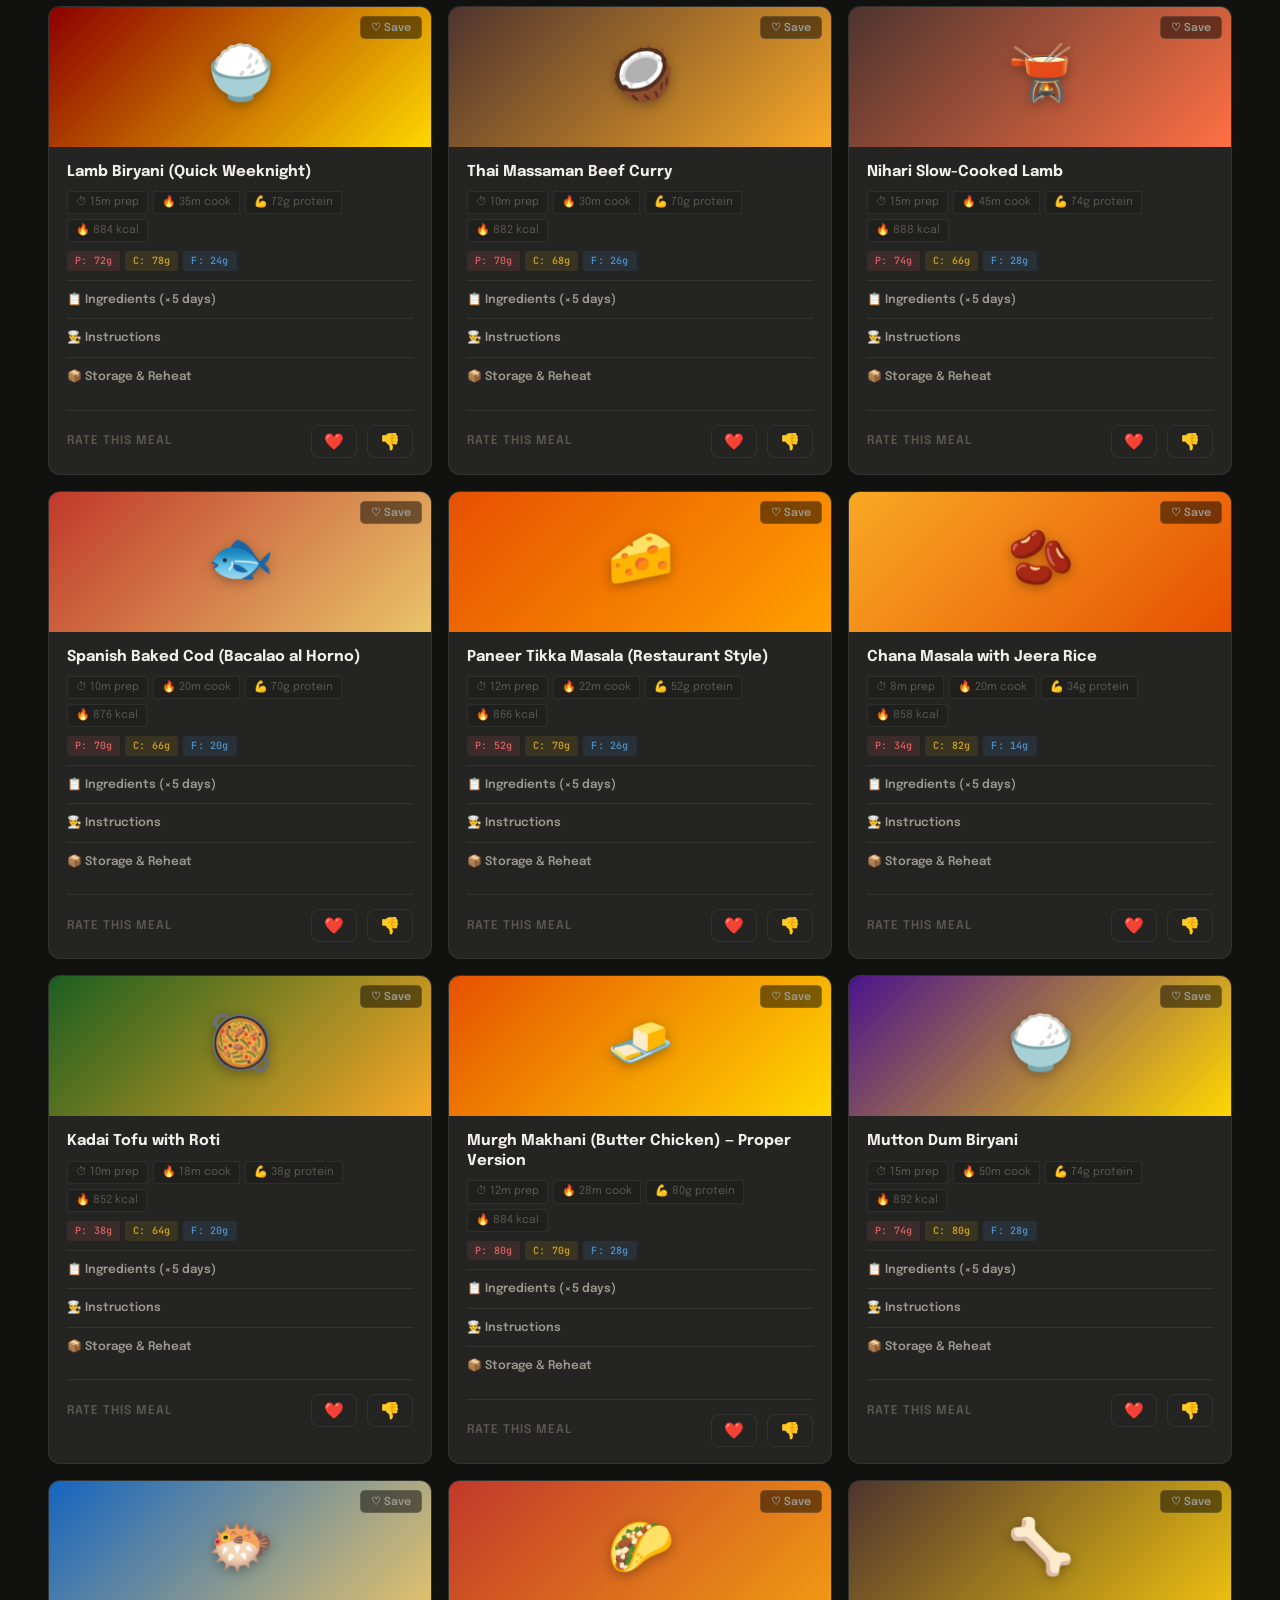
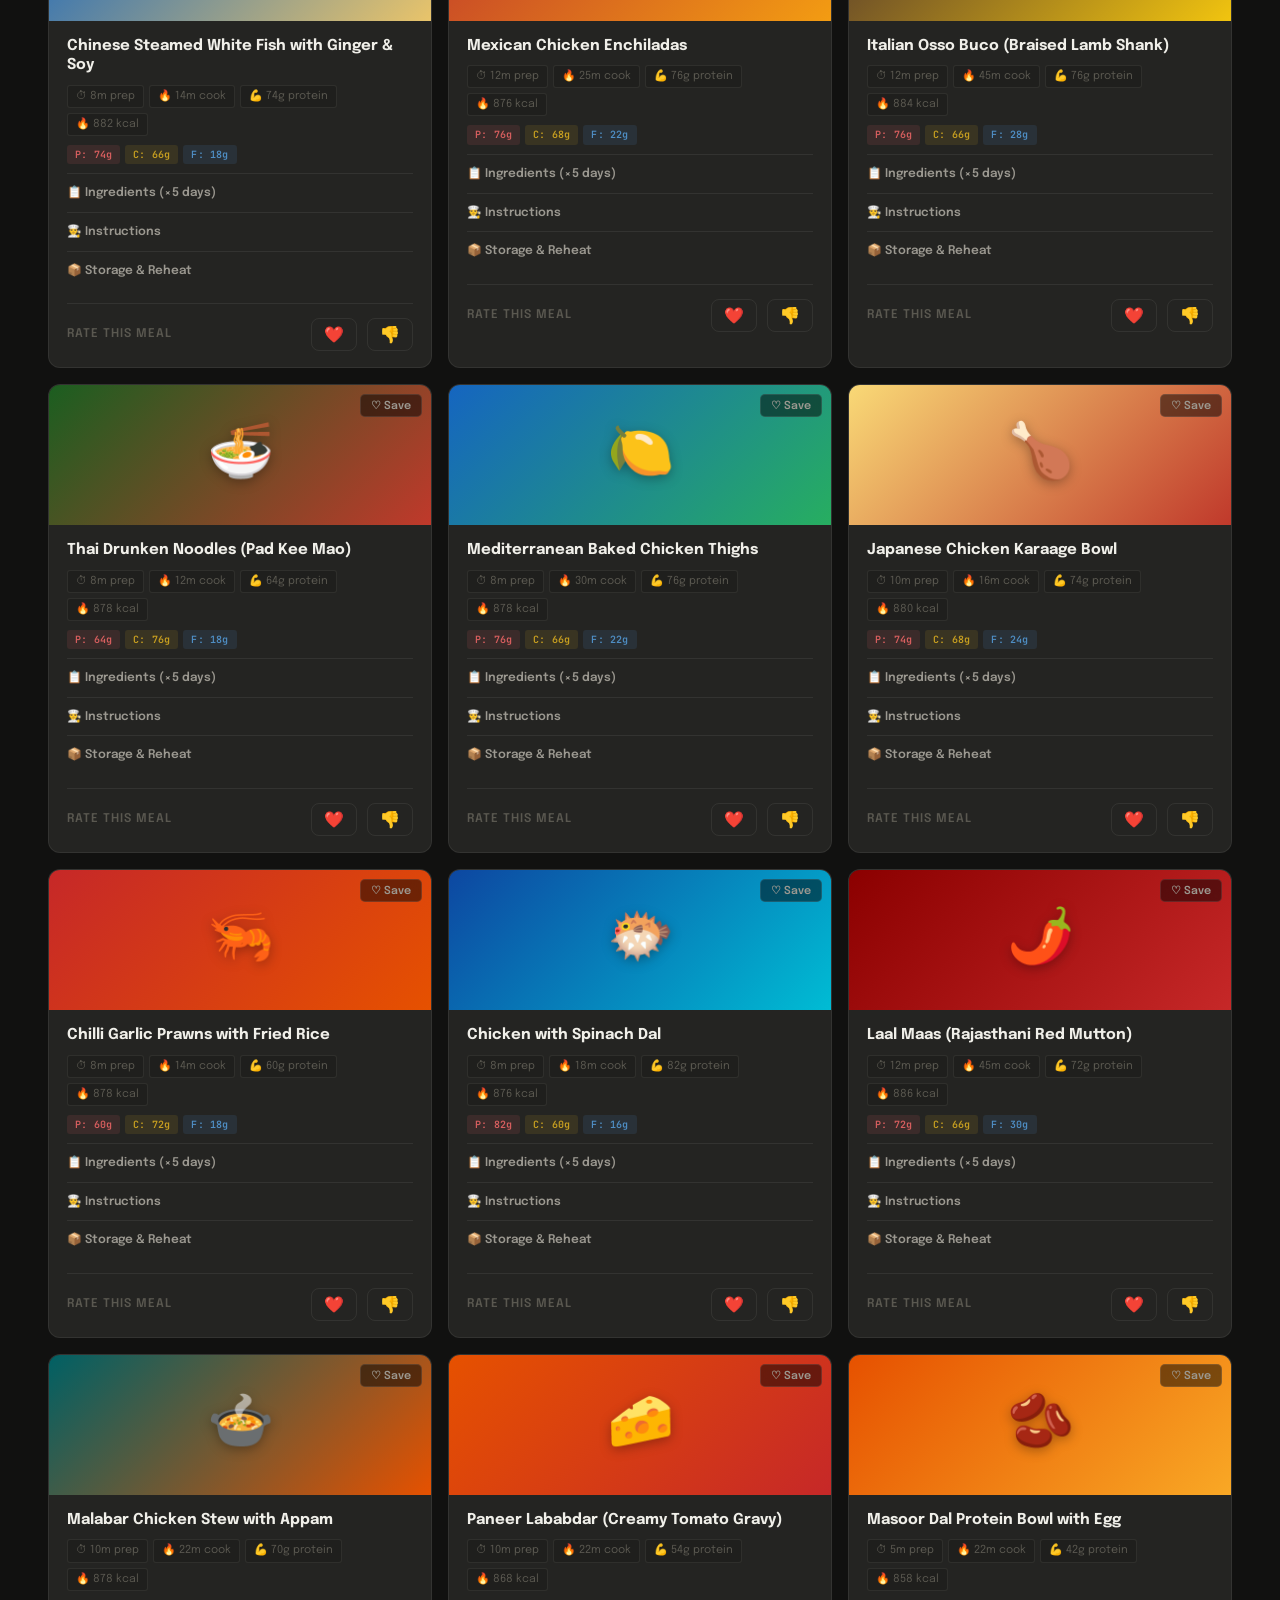
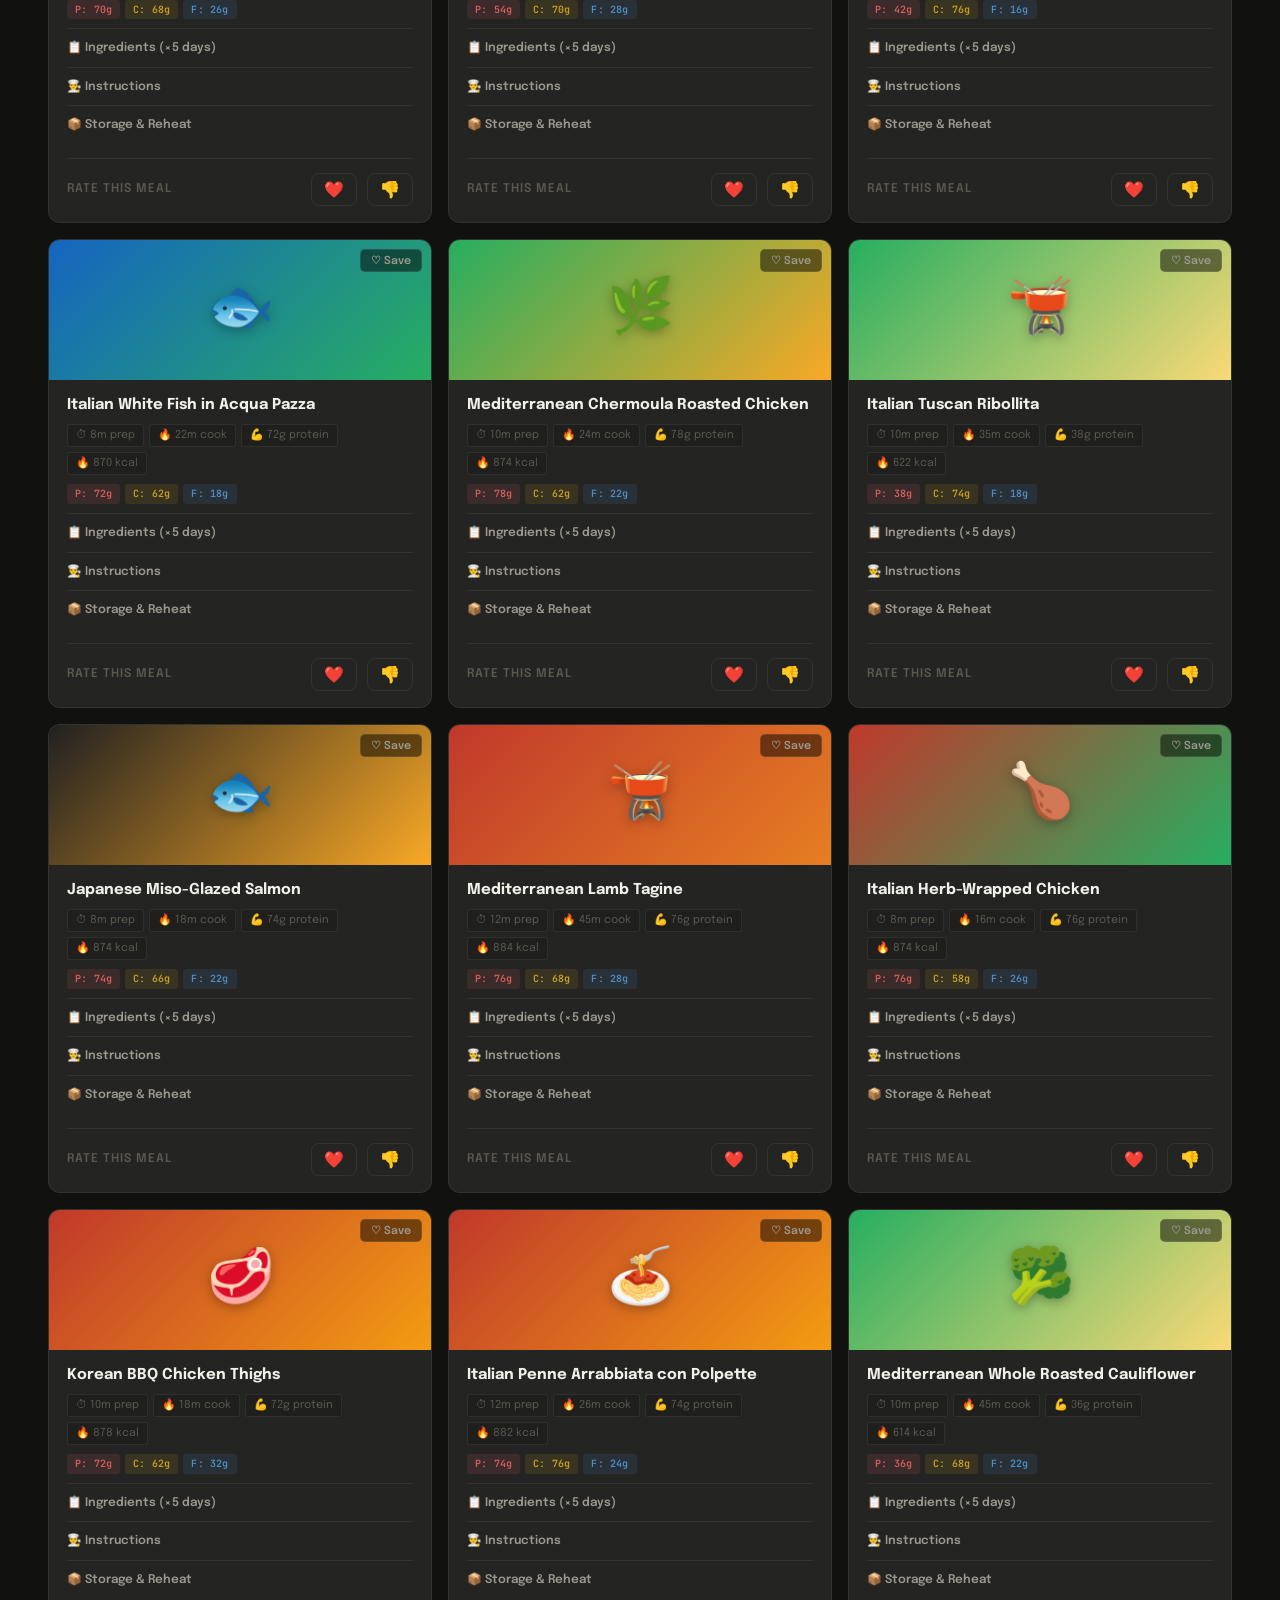
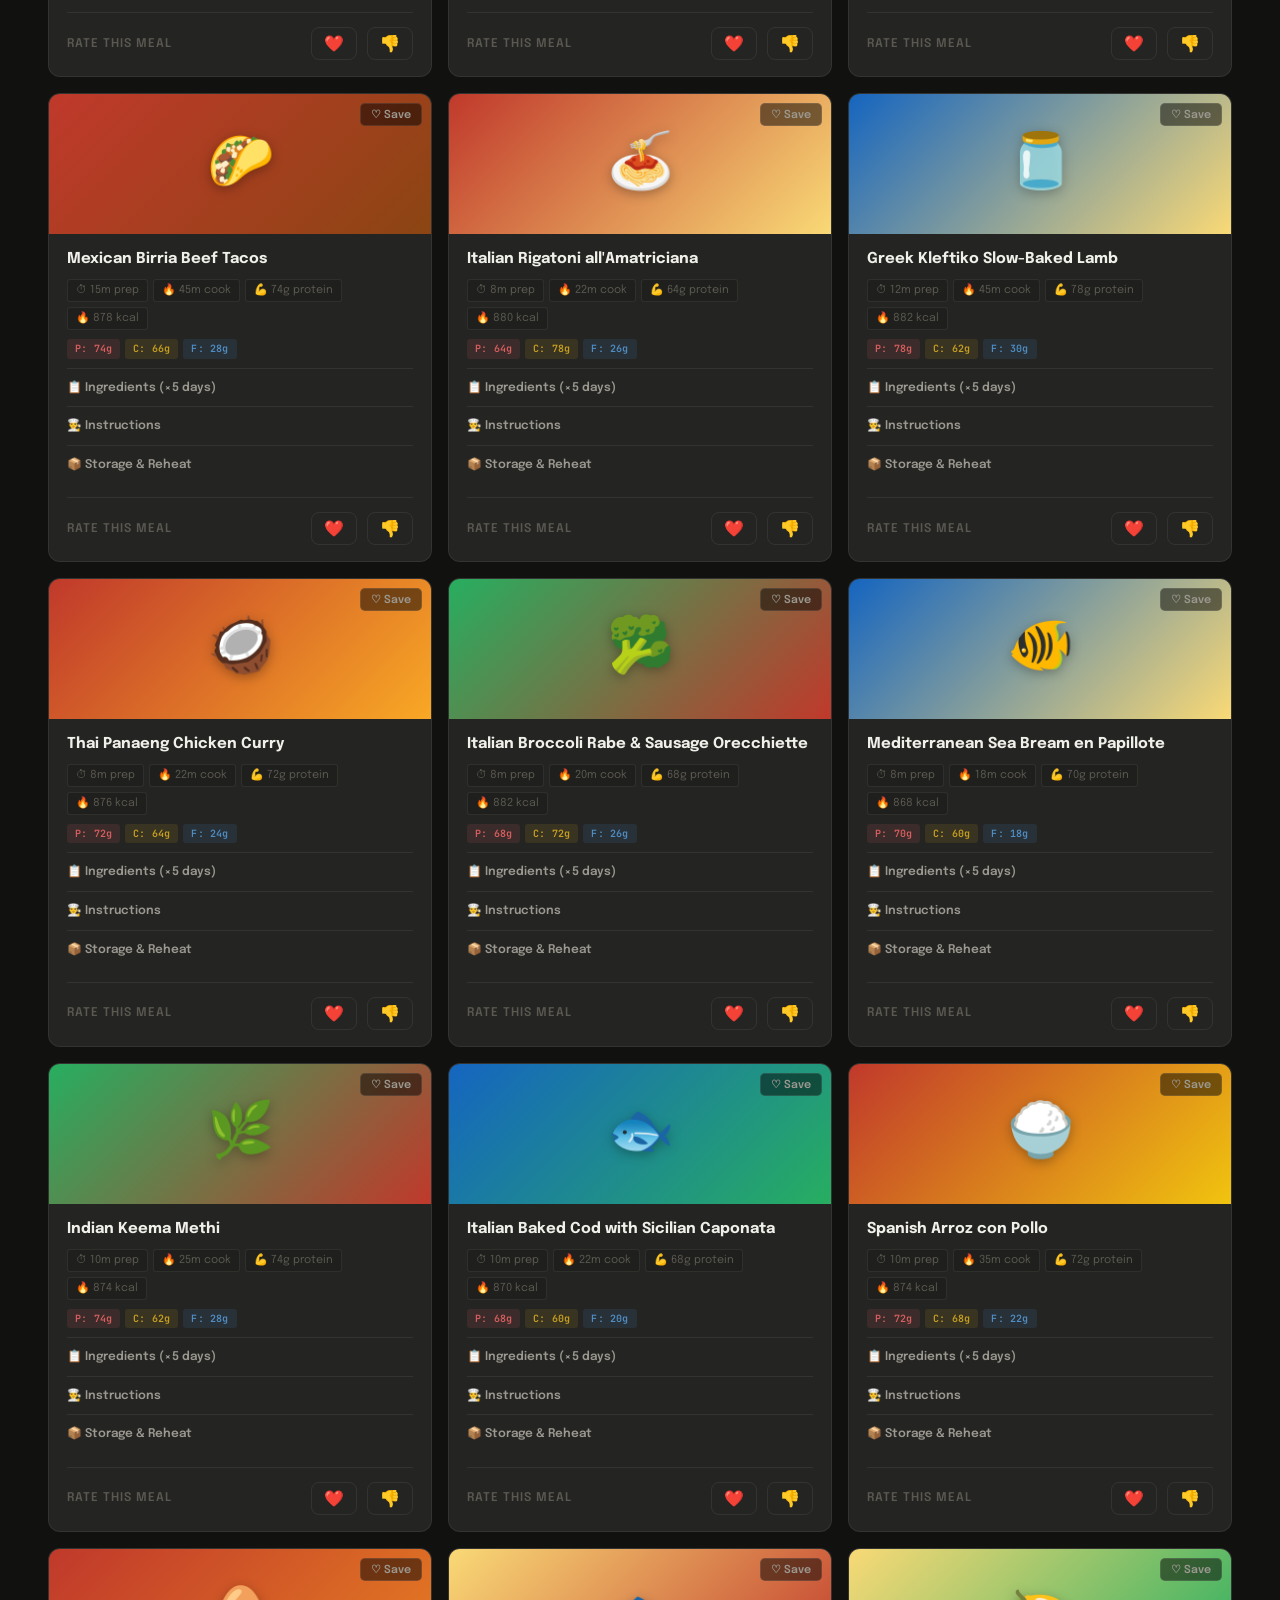
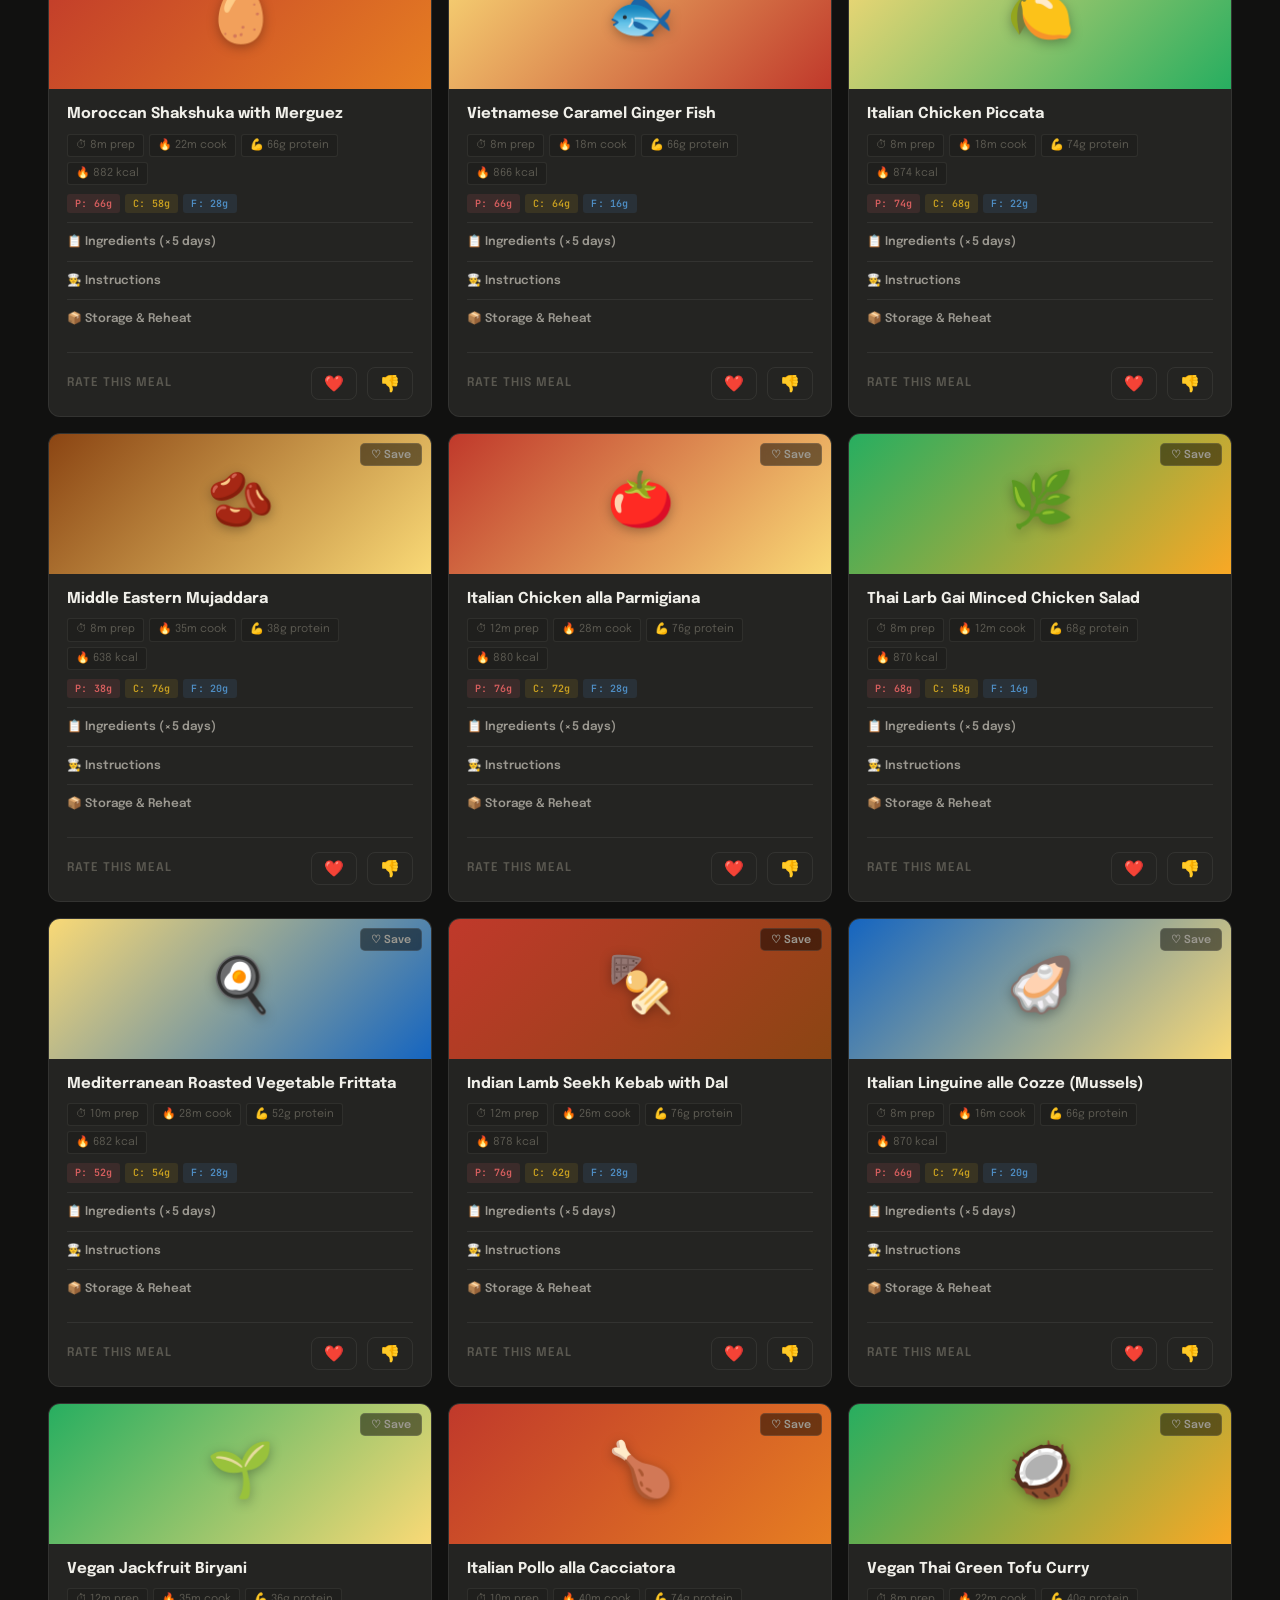
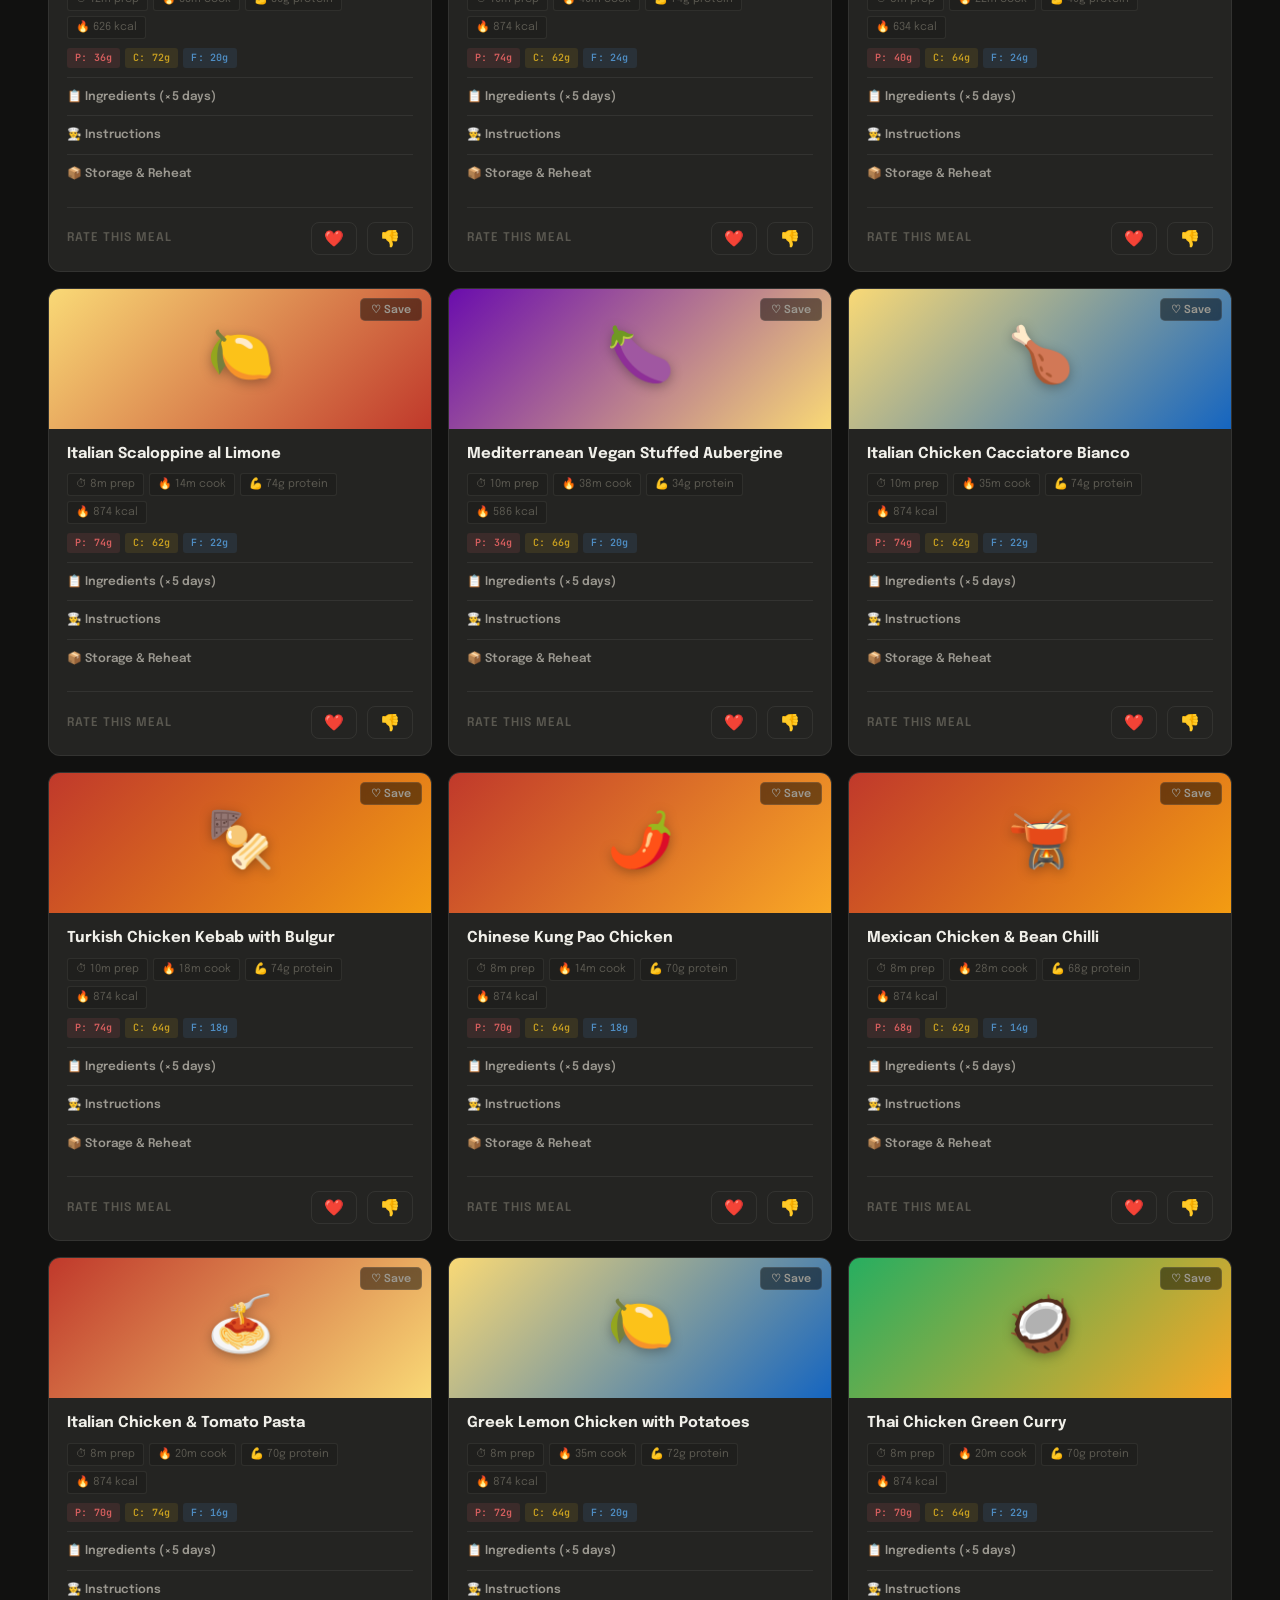
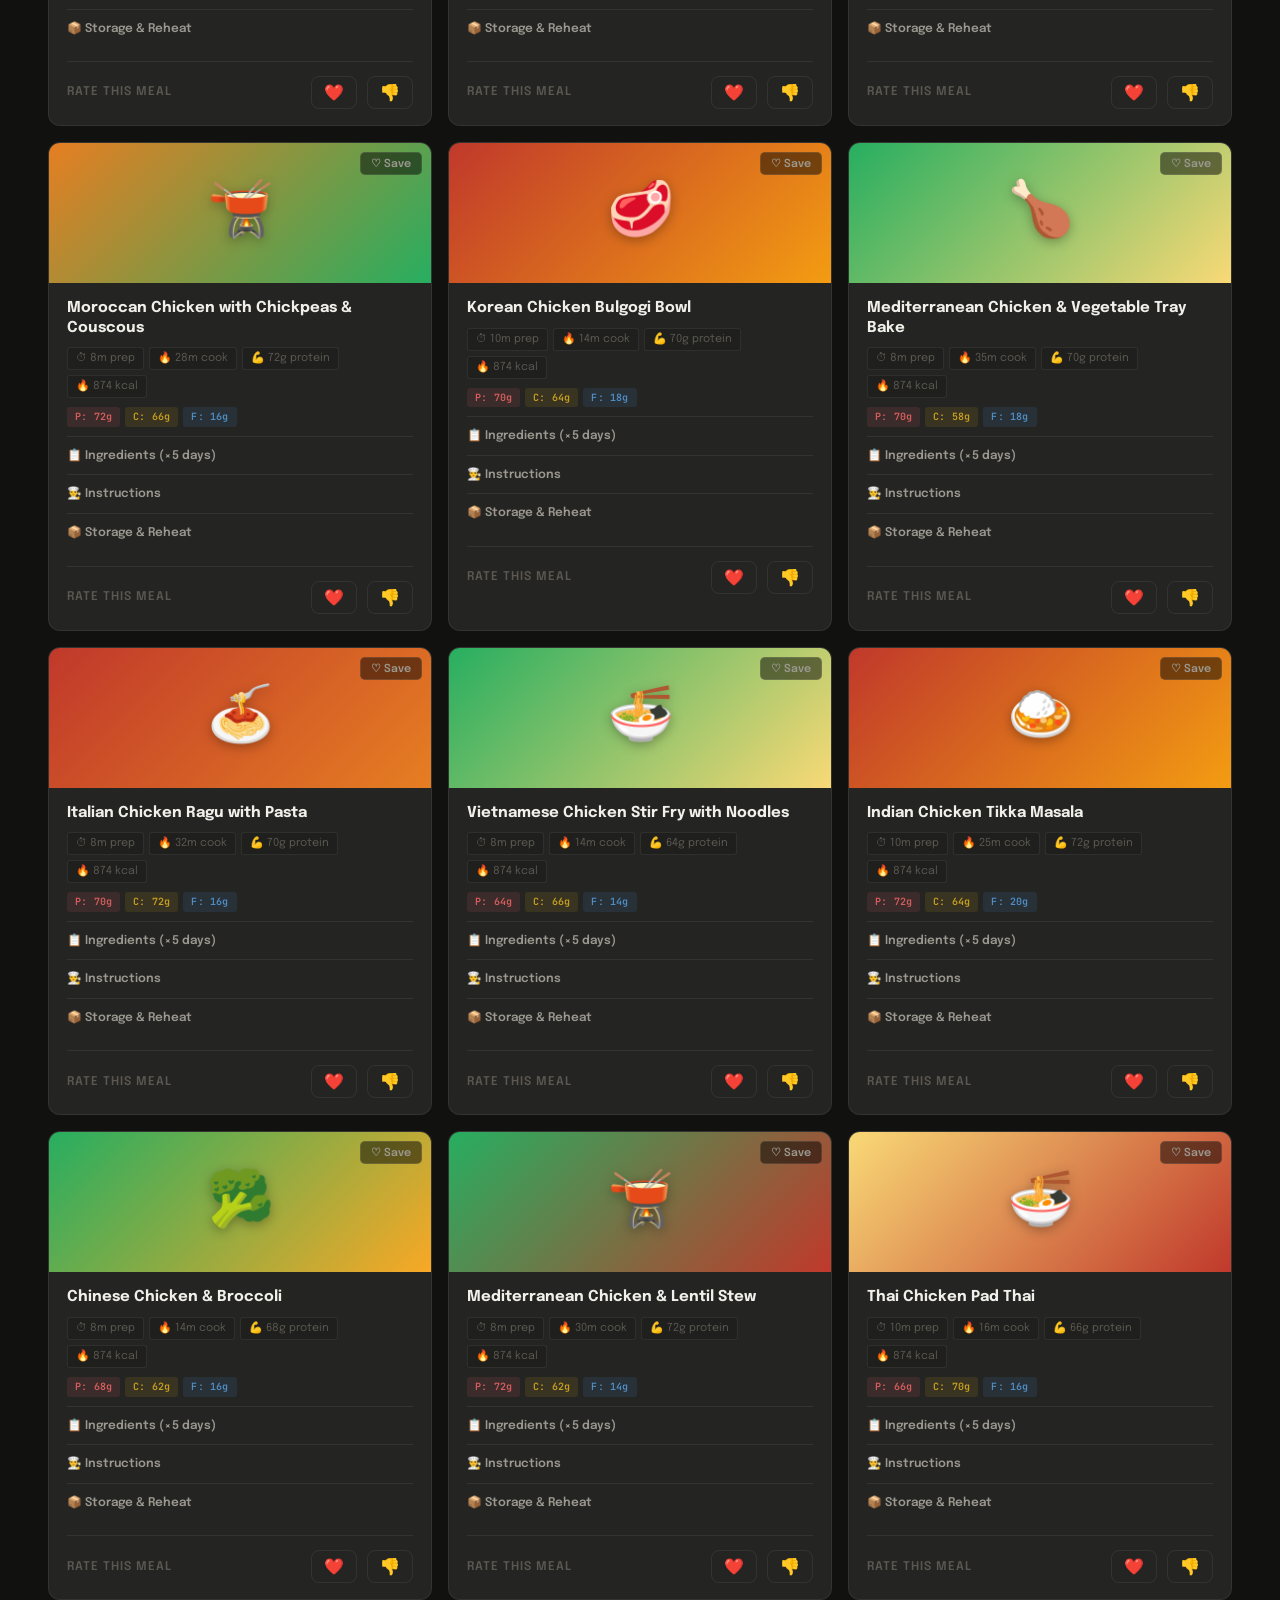
<file: dinner.html>
<!DOCTYPE html>
<html lang="en">
<head>
  <meta charset="UTF-8" />
  <meta name="viewport" content="width=device-width, initial-scale=1.0" />
  <title>Dinner &mdash; Preper</title>
  <link rel="stylesheet" href="style.css" />
</head>
<body>

<nav class="nav">
  <a href="index.html" class="nav-brand">PREPER</a>
  <div class="nav-links">
    <a href="index.html" class="nav-link" data-page="index.html">Home</a>
    <a href="breakfast.html" class="nav-link" data-page="breakfast.html">Breakfast</a>
    <a href="lunch.html" class="nav-link" data-page="lunch.html">Lunch</a>
    <a href="dinner.html" class="nav-link" data-page="dinner.html">Dinner</a>
    <a href="generator.html" class="nav-link" data-page="generator.html">Generator</a>
    <a href="shopping-list.html" class="nav-link" data-page="shopping-list.html">Shopping</a>
    <a href="saved.html" class="nav-link" data-page="saved.html">Saved</a>
  </div>
  <button class="nav-diet-badge" id="dietBadge" onclick="openDietModal()">Set Diet</button>
</nav>

<div class="diet-banner" id="diet-banner">
  <span>Set your diet so recipes actually match what you eat</span>
  <a href="#" onclick="openDietModal(); return false;">Set it now</a>
  <button class="diet-banner-close" onclick="this.parentElement.style.display='none'">&times;</button>
</div>

<main>
  <div class="container">
    <div class="page-header">
      <div class="page-header-inner">
        <div>
          <p class="section-eyebrow">Evening meals</p>
          <h1 class="section-title">&#127762; Dinner</h1>
          <p class="section-desc">Full evening meals built for batch cooking. Big flavours, high protein, ready to reheat.</p>
        </div>
        <div style="margin-left:auto; display:flex; gap:10px; align-items:flex-end; flex-wrap:wrap">
          <div class="form-group" style="margin:0">
            <label class="form-label">Scale to</label>
            <select class="form-select" id="daysSelect" onchange="renderRecipes()" style="width:110px">
              <option value="1">1 day</option>
              <option value="3">3 days</option>
              <option value="4">4 days</option>
              <option value="5" selected>5 days</option>
              <option value="7">7 days</option>
            </select>
          </div>
          <div id="recipeCount" style="font-family:var(--font-mono); font-size:11px; color:var(--text-3); padding-bottom:9px"></div>
        </div>
      </div>
    </div>

    <div class="filter-bar">
      <span class="filter-label">Filter</span>
      <button class="filter-chip active" onclick="setFilter('all',this)">All</button>
      <button class="filter-chip" onclick="setFilter('quick',this)">&#9889; Under 10 min</button>
      <button class="filter-chip" onclick="setFilter('no_cook',this)">&#10052; No cook</button>
      <button class="filter-chip" onclick="setFilter('high_protein',this)">&#128170; 40g+ protein</button>
    </div>

    <div class="recipe-grid stagger" id="recipeGrid"></div>
  </div>
</main>

<footer>
  <strong>PREPER</strong> &mdash; By Praanav &middot; 248 recipes &middot; 6 dietary modes &middot; zero BS
</footer>

<div class="modal-overlay" id="dietModal">
  <div class="modal">
    <h2 class="modal-title">Your Diet</h2>
    <p class="modal-sub">Every recipe in Preper is tagged. Pick yours and we filter the rest.</p>
    <div class="diet-grid" id="dietGrid"></div>
    <div class="modal-footer">
      <button class="btn btn-outline" onclick="closeDietModal()">Cancel</button>
      <button class="btn btn-primary" onclick="confirmDiet()">Save</button>
    </div>
  </div>
</div>

<div class="toast" id="toast"></div>

<script src="app.js"></script>
<script>
const { RECIPES, DIETARY_PREFS, getSavedDiet, saveDiet, renderRecipeCard, toggleSave, rateRecipe } = window.PreperApp;
window.toggleSave = toggleSave;
window.rateRecipe = rateRecipe;

const CATEGORY = 'dinner';
let activeFilter = 'all';

const DIET_DESCS = {
  vegan:'No animal products at all', jain:'No meat, eggs, or root veg',
  hindu_veg:'No meat or eggs, dairy fine', hindu_nonveg:'No beef or pork',
  non_veg:'Everything', halal:'Halal meat only, no pork',
};

window.setFilter = function(f, el) {
  activeFilter = f;
  document.querySelectorAll('.filter-chip').forEach(c => c.classList.remove('active'));
  el.classList.add('active');
  renderRecipes();
};

window.renderRecipes = function() {
  const diet = getSavedDiet() || 'non_veg';
  const days = parseInt(document.getElementById('daysSelect').value);
  let recipes = RECIPES[CATEGORY].filter(r => r.tags.includes(diet));

  if (activeFilter === 'quick')       recipes = recipes.filter(r => r.prepTime + r.cookTime <= 10);
  if (activeFilter === 'no_cook')     recipes = recipes.filter(r => r.cookTime === 0);
  if (activeFilter === 'high_protein')recipes = recipes.filter(r => r.protein >= 40);

  const grid = document.getElementById('recipeGrid');
  const count = document.getElementById('recipeCount');

  count.textContent = recipes.length ? `${recipes.length} recipes` : '';

  if (!recipes.length) {
    grid.innerHTML = `<div class="empty-state" style="grid-column:1/-1">
      <div class="empty-state-icon">&#128517;</div>
      <h2>Nothing matched</h2>
      <p>Try a different filter, or change your diet preference.</p>
      <button class="btn btn-primary" onclick="openDietModal()">Change Diet</button>
    </div>`;
    return;
  }
  grid.innerHTML = recipes.map(r => renderRecipeCard(r, days)).join('');
};

window.tempDiet = null;

window.openDietModal = function() {
  tempDiet = getSavedDiet();
  document.getElementById('dietGrid').innerHTML = Object.entries(DIETARY_PREFS).map(([k,p]) => `
    <div class="diet-card ${tempDiet===k?'selected':''}" onclick="selectDiet('${k}',this)">
      <div class="diet-card-icon">${p.icon}</div>
      <div class="diet-card-name">${p.label}</div>
      <div class="diet-card-desc">${DIET_DESCS[k]}</div>
    </div>`).join('');
  document.getElementById('dietModal').classList.add('open');
};
window.closeDietModal = function() { document.getElementById('dietModal').classList.remove('open'); };
window.selectDiet = function(k, el) {
  tempDiet = k;
  document.querySelectorAll('.diet-card').forEach(c => c.classList.remove('selected'));
  el.classList.add('selected');
};
window.confirmDiet = function() {
  if (!tempDiet) return;
  saveDiet(tempDiet);
  updateDietBadge();
  closeDietModal();
  document.getElementById('diet-banner').style.display = 'none';
  renderRecipes();
  showToast(`${DIETARY_PREFS[tempDiet].icon} ${DIETARY_PREFS[tempDiet].label} set`, 'success');
};
window.updateDietBadge = function() {
  const diet = getSavedDiet();
  const el = document.getElementById('dietBadge');
  if (diet && DIETARY_PREFS[diet]) el.textContent = `${DIETARY_PREFS[diet].icon} ${DIETARY_PREFS[diet].label}`;
};
window.showToast = function(msg, type = '') {
  const t = document.getElementById('toast');
  t.textContent = msg; t.className = `toast ${type} show`;
  setTimeout(() => t.classList.remove('show'), 3000);
};

document.addEventListener('DOMContentLoaded', () => {
  updateDietBadge();
  renderRecipes();
  const page = location.pathname.split('/').pop() || 'index.html';
  document.querySelectorAll('.nav-link[data-page]').forEach(a => {
    if (a.dataset.page === page) a.classList.add('active');
  });
  document.getElementById('dietModal').addEventListener('click', e => {
    if (e.target === e.currentTarget) closeDietModal();
  });
  const diet = getSavedDiet();
  if (diet) document.getElementById('diet-banner').style.display = 'none';
});
</script>
</body>
</html>
</file>
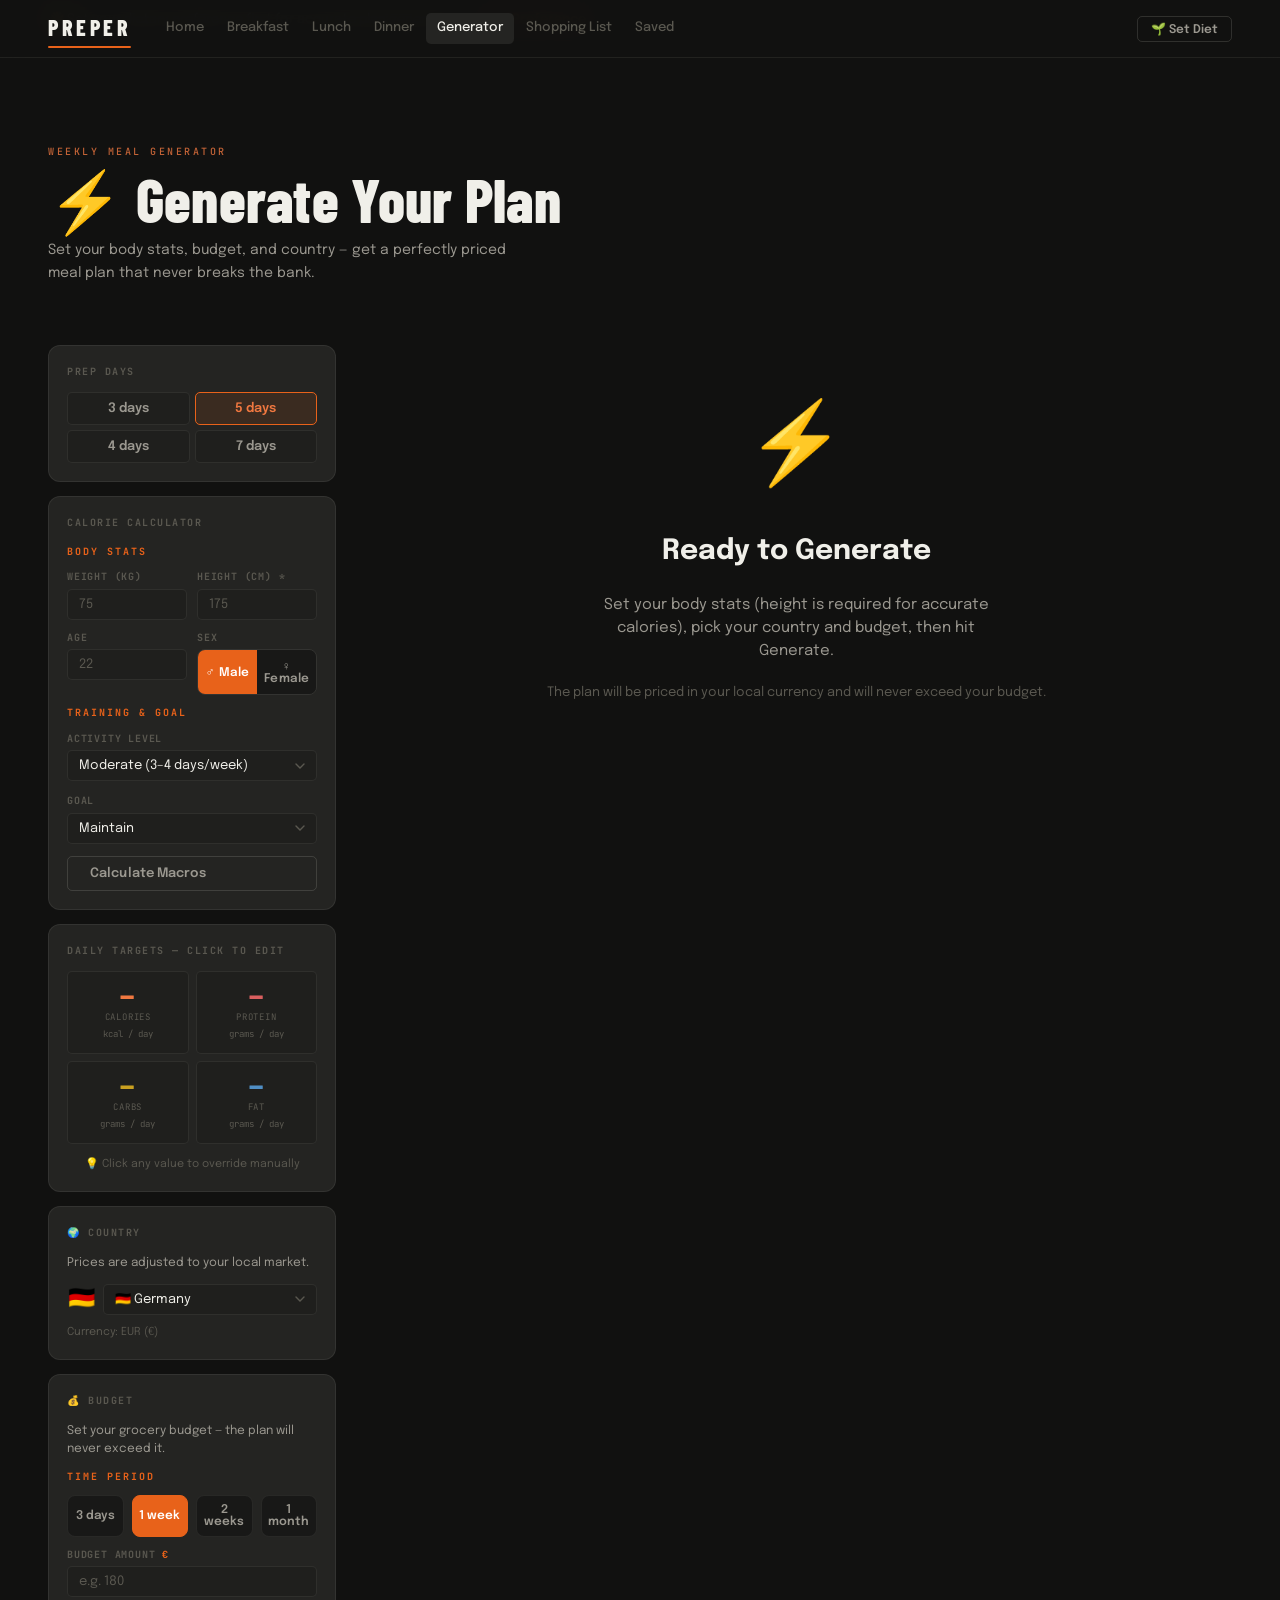
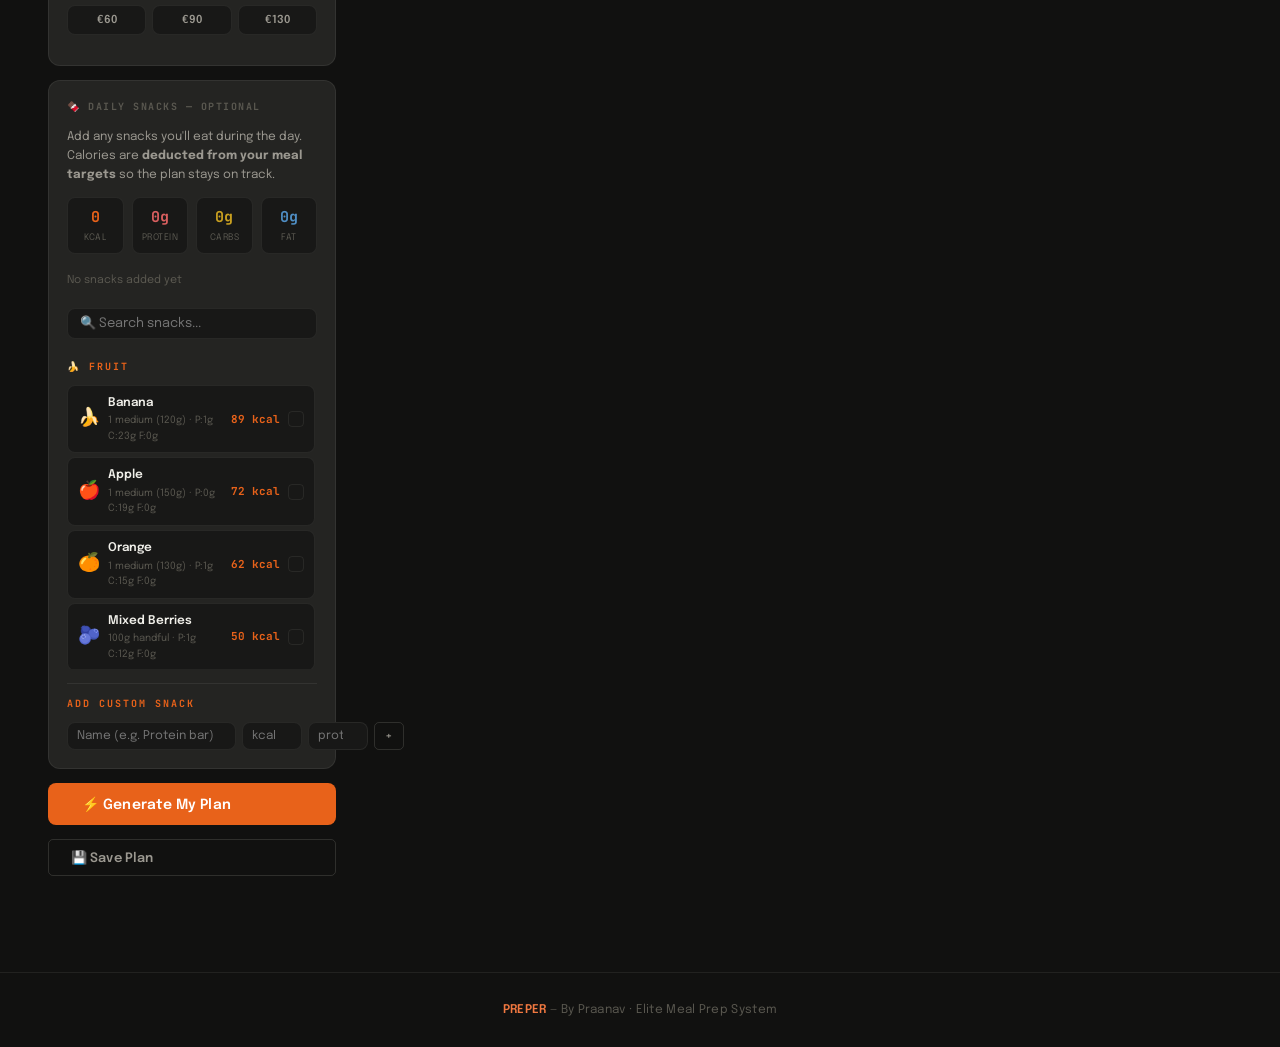
<file: generator.html>
<!DOCTYPE html>
<html lang="en">
<head>
  <meta charset="UTF-8" />
  <meta name="viewport" content="width=device-width, initial-scale=1.0" />
  <title>Weekly Generator — Preper</title>
  <link rel="stylesheet" href="style.css" />
  <style>
    /* ── Generator-specific overrides ── */
    .gen-section-label {
      font-size: 10px;
      font-weight: 700;
      letter-spacing: 2px;
      text-transform: uppercase;
      color: var(--accent);
      font-family: var(--font-mono);
      margin-bottom: 10px;
    }

    /* Body inputs row */
    .body-grid {
      display: grid;
      grid-template-columns: 1fr 1fr;
      gap: 10px;
    }
    .body-grid-3 {
      display: grid;
      grid-template-columns: 1fr 1fr 1fr;
      gap: 10px;
    }

    /* Sex toggle */
    .sex-toggle { display: flex; gap: 0; border-radius: var(--radius); overflow: hidden; border: 1px solid var(--border); }
    .sex-btn {
      flex: 1; padding: 9px 6px; font-size: 12px; font-weight: 600;
      background: var(--bg-2); border: none; color: var(--text-2);
      cursor: pointer; transition: all 0.2s; letter-spacing: 0.5px;
    }
    .sex-btn.active { background: var(--accent); color: #fff; }

    /* Budget card */
    .budget-grid { display: grid; grid-template-columns: 1fr 1fr; gap: 10px; }
    .budget-period-row { display: flex; gap: 8px; margin-bottom: 10px; }
    .period-btn {
      flex: 1; padding: 8px 6px; font-size: 12px; font-weight: 600;
      background: var(--bg-2); border: 1px solid var(--border);
      color: var(--text-2); cursor: pointer; border-radius: 8px;
      transition: all 0.2s; text-align: center;
    }
    .period-btn.active { background: var(--accent); border-color: var(--accent); color: #fff; }

    /* Country select - flag */
    .country-row { display: flex; gap: 8px; align-items: center; }
    .country-flag { font-size: 22px; min-width: 28px; text-align: center; }

    /* Budget meter */
    .budget-meter {
      background: var(--bg-3); border-radius: 99px; height: 8px;
      overflow: hidden; margin: 8px 0 4px;
    }
    .budget-meter-fill {
      height: 100%; border-radius: 99px;
      transition: width 0.5s ease, background 0.3s;
    }
    .budget-summary-row {
      display: flex; justify-content: space-between; align-items: center;
      font-size: 12px; color: var(--text-2);
    }

    /* Cost badge */
    .cost-badge {
      display: inline-flex; align-items: center; gap: 6px;
      background: rgba(52, 211, 153, 0.12); color: #34d399;
      border: 1px solid rgba(52, 211, 153, 0.25);
      padding: 4px 10px; border-radius: 99px; font-size: 12px; font-weight: 700;
      font-family: var(--font-mono);
    }
    .cost-badge.over { background: rgba(239,68,68,0.12); color: #ef4444; border-color: rgba(239,68,68,0.25); }
    .cost-badge.warn { background: rgba(245,158,11,0.12); color: #f59e0b; border-color: rgba(245,158,11,0.25); }

    /* Budget breakdown panel */
    .budget-panel {
      background: var(--surface);
      border: 1px solid var(--border);
      border-radius: var(--radius);
      padding: 16px;
      margin-bottom: 20px;
    }
    .budget-panel-title {
      font-size: 11px; font-weight: 700; letter-spacing: 1.5px;
      text-transform: uppercase; color: var(--text-2);
      font-family: var(--font-mono); margin-bottom: 14px;
    }
    .budget-row {
      display: flex; justify-content: space-between; align-items: center;
      padding: 8px 0; border-bottom: 1px solid var(--border); font-size: 13px;
    }
    .budget-row:last-child { border-bottom: none; }
    .budget-row-total {
      font-weight: 700; font-size: 14px;
    }

    /* Substitution notice */
    .sub-notice {
      background: rgba(245,158,11,0.08);
      border: 1px solid rgba(245,158,11,0.2);
      border-radius: var(--radius);
      padding: 12px 14px;
      font-size: 12px; color: #f59e0b;
      margin-bottom: 16px; line-height: 1.6;
    }
    .sub-notice strong { color: #fbbf24; }

    /* BMR display */
    .bmr-row {
      display: flex; gap: 12px; margin-top: 10px;
    }
    .bmr-chip {
      flex: 1; background: var(--bg-2); border: 1px solid var(--border);
      border-radius: 8px; padding: 8px 10px; text-align: center;
    }
    .bmr-chip-val { font-family: var(--font-mono); font-size: 16px; font-weight: 700; color: var(--accent); }
    .bmr-chip-label { font-size: 10px; color: var(--text-3); margin-top: 2px; letter-spacing: 0.5px; text-transform: uppercase; }

    /* ── Snack Panel ── */
    .snack-macro-bar {
      display: grid; grid-template-columns: repeat(4, 1fr);
      gap: 8px; margin-bottom: 14px;
    }
    .snack-macro-cell {
      background: var(--bg-2); border: 1px solid var(--border);
      border-radius: 8px; padding: 8px 6px; text-align: center;
    }
    .snack-macro-val { font-family: var(--font-mono); font-size: 15px; font-weight: 700; }
    .snack-macro-label { font-size: 9px; color: var(--text-3); text-transform: uppercase; letter-spacing: 0.5px; margin-top: 2px; }

    .snack-search {
      width: 100%; background: var(--bg-2); border: 1px solid var(--border);
      border-radius: var(--radius); padding: 8px 12px; color: var(--text);
      font-size: 13px; outline: none; margin-bottom: 10px;
      transition: border-color 0.2s;
    }
    .snack-search:focus { border-color: var(--accent); }

    .snack-category-label {
      font-size: 10px; font-weight: 700; letter-spacing: 2px;
      text-transform: uppercase; color: var(--accent);
      font-family: var(--font-mono); margin: 10px 0 6px;
    }

    .snack-grid { display: flex; flex-direction: column; gap: 4px; max-height: 320px; overflow-y: auto; padding-right: 2px; }
    .snack-grid::-webkit-scrollbar { width: 4px; }
    .snack-grid::-webkit-scrollbar-thumb { background: var(--border); border-radius: 99px; }

    .snack-chip {
      display: flex; align-items: center; gap: 8px;
      padding: 8px 10px; border-radius: 8px; cursor: pointer;
      border: 1px solid var(--border); background: var(--bg-2);
      transition: all 0.15s; user-select: none;
    }
    .snack-chip:hover { border-color: var(--accent); background: rgba(232,98,26,0.06); }
    .snack-chip.selected { border-color: var(--accent); background: rgba(232,98,26,0.12); }
    .snack-chip-emoji { font-size: 18px; min-width: 22px; text-align: center; }
    .snack-chip-info { flex: 1; min-width: 0; }
    .snack-chip-name { font-size: 12px; font-weight: 600; color: var(--text); white-space: nowrap; overflow: hidden; text-overflow: ellipsis; }
    .snack-chip-meta { font-size: 10px; color: var(--text-3); margin-top: 1px; }
    .snack-chip-cal { font-family: var(--font-mono); font-size: 11px; font-weight: 700; color: var(--accent); white-space: nowrap; }
    .snack-check { width: 16px; height: 16px; border-radius: 4px; border: 1.5px solid var(--border); display: flex; align-items: center; justify-content: center; font-size: 10px; transition: all 0.15s; flex-shrink: 0; }
    .snack-chip.selected .snack-check { background: var(--accent); border-color: var(--accent); color: #fff; }

    .snack-selected-list { display: flex; flex-wrap: wrap; gap: 6px; margin-top: 10px; min-height: 28px; }
    .snack-tag {
      display: inline-flex; align-items: center; gap: 4px;
      background: rgba(232,98,26,0.12); border: 1px solid rgba(232,98,26,0.3);
      color: var(--accent); padding: 4px 8px; border-radius: 99px;
      font-size: 11px; font-weight: 600; cursor: pointer;
    }
    .snack-tag:hover { background: rgba(239,68,68,0.12); color: #ef4444; border-color: rgba(239,68,68,0.3); }

    .snack-remaining-bar {
      margin-top: 12px; background: var(--bg-3); border-radius: 99px; height: 6px; overflow: hidden;
    }
    .snack-remaining-fill { height: 100%; border-radius: 99px; transition: width 0.4s ease, background 0.3s; }

    .custom-snack-row { display: flex; gap: 6px; margin-top: 10px; }
    .custom-snack-row input {
      background: var(--bg-2); border: 1px solid var(--border); border-radius: 8px;
      padding: 7px 9px; color: var(--text); font-size: 12px; outline: none;
    }
    .custom-snack-row input:focus { border-color: var(--accent); }
    .custom-snack-row input[type="text"] { flex: 2; }
    .custom-snack-row input[type="number"] { flex: 1; width: 60px; }
  </style>
</head>
<body>

<nav class="nav">
  <a href="index.html" class="nav-brand">PREPER</a>
  <div class="nav-links">
    <a href="index.html" class="nav-link">Home</a>
    <a href="breakfast.html" class="nav-link">Breakfast</a>
    <a href="lunch.html" class="nav-link">Lunch</a>
    <a href="dinner.html" class="nav-link">Dinner</a>
    <a href="generator.html" class="nav-link">Generator</a>
    <a href="shopping-list.html" class="nav-link">Shopping List</a>
    <a href="saved.html" class="nav-link">Saved</a>
  </div>
  <button class="nav-diet-badge" id="dietBadge" onclick="openDietModal()">🌱 Set Diet</button>
</nav>

<div class="diet-banner" id="diet-banner">
  <span>👋 Set your dietary preference first for accurate plan generation →</span>
  <a href="#" onclick="openDietModal(); return false;">Set Preference</a>
  <button class="diet-banner-close" onclick="this.parentElement.style.display='none'">×</button>
</div>

<main>
  <div class="container">
    <div class="page-header">
      <p class="section-eyebrow">Weekly Meal Generator</p>
      <h1 class="section-title">⚡ Generate Your Plan</h1>
      <p class="section-desc">Set your body stats, budget, and country — get a perfectly priced meal plan that never breaks the bank.</p>
    </div>

    <div class="generator-layout">

      <!-- ─── SIDEBAR ─────────────────────────────────────────── -->
      <aside class="generator-sidebar">

        <!-- Prep Days -->
        <div class="gen-card">
          <div class="gen-card-title">Prep Days</div>
          <div class="day-selector">
            <button class="day-btn" onclick="setDays(3,this)">3 days</button>
            <button class="day-btn active" onclick="setDays(5,this)">5 days</button>
            <button class="day-btn" onclick="setDays(4,this)">4 days</button>
            <button class="day-btn" onclick="setDays(7,this)">7 days</button>
          </div>
        </div>

        <!-- Body Stats + Macro Calculator -->
        <div class="gen-card">
          <div class="gen-card-title">Calorie Calculator</div>

          <div class="gen-section-label" style="margin-top:4px">Body Stats</div>
          <div class="body-grid" style="margin-bottom:10px">
            <div class="form-group" style="margin:0">
              <label class="form-label">Weight (kg)</label>
              <input type="number" class="form-input" id="bodyWeight" placeholder="75" min="30" max="300" />
            </div>
            <div class="form-group" style="margin:0">
              <label class="form-label">Height (cm) *</label>
              <input type="number" class="form-input" id="bodyHeight" placeholder="175" min="120" max="230" />
            </div>
          </div>

          <div class="body-grid" style="margin-bottom:10px">
            <div class="form-group" style="margin:0">
              <label class="form-label">Age</label>
              <input type="number" class="form-input" id="bodyAge" placeholder="22" min="14" max="80" />
            </div>
            <div class="form-group" style="margin:0">
              <label class="form-label">Sex</label>
              <div class="sex-toggle">
                <button class="sex-btn active" id="sexMale" onclick="setSex('male')">♂ Male</button>
                <button class="sex-btn" id="sexFemale" onclick="setSex('female')">♀ Female</button>
              </div>
            </div>
          </div>

          <div class="gen-section-label" style="margin-top:8px">Training & Goal</div>
          <div class="form-group">
            <label class="form-label">Activity Level</label>
            <select class="form-select" id="intensity">
              <option value="low">Low (1–2 days/week)</option>
              <option value="moderate" selected>Moderate (3–4 days/week)</option>
              <option value="high">High (5–6 days/week)</option>
            </select>
          </div>
          <div class="form-group">
            <label class="form-label">Goal</label>
            <select class="form-select" id="goal">
              <option value="cut">Cut (Lose Fat)</option>
              <option value="maintain" selected>Maintain</option>
              <option value="bulk">Bulk (Gain Muscle)</option>
            </select>
          </div>
          <button class="btn btn-outline" style="width:100%" onclick="calcMacros()">Calculate Macros</button>

          <!-- BMR / TDEE chips — shown after calc -->
          <div class="bmr-row" id="bmrRow" style="display:none">
            <div class="bmr-chip">
              <div class="bmr-chip-val" id="bmrVal">—</div>
              <div class="bmr-chip-label">BMR</div>
            </div>
            <div class="bmr-chip">
              <div class="bmr-chip-val" id="tdeeVal">—</div>
              <div class="bmr-chip-label">TDEE</div>
            </div>
          </div>
        </div>

        <!-- Macro Targets (editable) -->
        <div class="gen-card" id="macroCard">
          <div class="gen-card-title">Daily Targets <span style="font-size:10px; color:var(--text-3)">— Click to edit</span></div>
          <div class="macro-display">
            <div class="macro-item cal macro-editable" onclick="editMacro('calories')">
              <div class="macro-item-value" id="dispCalories">—</div>
              <div class="macro-item-label">Calories</div>
              <div class="edit-hint">kcal / day</div>
            </div>
            <div class="macro-item pro macro-editable" onclick="editMacro('protein')">
              <div class="macro-item-value" id="dispProtein">—</div>
              <div class="macro-item-label">Protein</div>
              <div class="edit-hint">grams / day</div>
            </div>
            <div class="macro-item car macro-editable" onclick="editMacro('carbs')">
              <div class="macro-item-value" id="dispCarbs">—</div>
              <div class="macro-item-label">Carbs</div>
              <div class="edit-hint">grams / day</div>
            </div>
            <div class="macro-item fat-v macro-editable" onclick="editMacro('fat')">
              <div class="macro-item-value" id="dispFat">—</div>
              <div class="macro-item-label">Fat</div>
              <div class="edit-hint">grams / day</div>
            </div>
          </div>
          <p style="font-size:11px; color:var(--text-3); margin-top:12px; text-align:center">
            💡 Click any value to override manually
          </p>
        </div>

        <!-- Country -->
        <div class="gen-card">
          <div class="gen-card-title">🌍 Country</div>
          <p style="font-size:12px; color:var(--text-2); margin-bottom:10px">Prices are adjusted to your local market.</p>
          <div class="country-row">
            <span class="country-flag" id="countryFlag">🇩🇪</span>
            <select class="form-select" id="countrySelect" onchange="onCountryChange()" style="flex:1">
              <option value="DE">🇩🇪 Germany</option>
              <option value="UAE">🇦🇪 UAE / Dubai</option>
              <option value="IN">🇮🇳 India</option>
              <option value="GB">🇬🇧 United Kingdom</option>
              <option value="FR">🇫🇷 France</option>
              <option value="ES">🇪🇸 Spain</option>
              <option value="IT">🇮🇹 Italy</option>
              <option value="NL">🇳🇱 Netherlands</option>
              <option value="US">🇺🇸 United States</option>
              <option value="CA">🇨🇦 Canada</option>
              <option value="AU">🇦🇺 Australia</option>
              <option value="PK">🇵🇰 Pakistan</option>
              <option value="TR">🇹🇷 Turkey</option>
              <option value="SE">🇸🇪 Sweden</option>
              <option value="CH">🇨🇭 Switzerland</option>
            </select>
          </div>
          <p style="font-size:11px; color:var(--text-3); margin-top:8px" id="currencyLabel">Currency: EUR (€)</p>
        </div>

        <!-- Budget -->
        <div class="gen-card">
          <div class="gen-card-title">💰 Budget</div>
          <p style="font-size:12px; color:var(--text-2); margin-bottom:10px">Set your grocery budget — the plan will never exceed it.</p>

          <div class="gen-section-label">Time Period</div>
          <div class="budget-period-row" id="periodBtns">
            <button class="period-btn" onclick="setPeriod(3,this)">3 days</button>
            <button class="period-btn active" onclick="setPeriod(7,this)">1 week</button>
            <button class="period-btn" onclick="setPeriod(14,this)">2 weeks</button>
            <button class="period-btn" onclick="setPeriod(30,this)">1 month</button>
          </div>

          <div class="form-group" style="margin-bottom:8px">
            <label class="form-label">Budget Amount <span id="budgetCurrencySymbol" style="color:var(--accent)">€</span></label>
            <input type="number" class="form-input" id="budgetAmount" placeholder="e.g. 180" min="10" oninput="onBudgetInput()" />
          </div>

          <!-- Quick preset buttons -->
          <div style="display:flex; gap:6px; flex-wrap:wrap; margin-bottom:12px" id="budgetPresets"></div>

          <!-- Live meter -->
          <div id="budgetMeterWrap" style="display:none">
            <div class="budget-meter">
              <div class="budget-meter-fill" id="budgetMeterFill" style="width:0%"></div>
            </div>
            <div class="budget-summary-row">
              <span id="budgetSpentLabel" style="font-family:var(--font-mono); font-weight:700; color:var(--accent)">—</span>
              <span id="budgetRemainLabel">— remaining</span>
            </div>
          </div>
        </div>

        <!-- 🍫 Snack Tracker -->
        <div class="gen-card" id="snackCard">
          <div class="gen-card-title">🍫 Daily Snacks <span style="font-size:10px; color:var(--text-3)">— optional</span></div>
          <p style="font-size:12px; color:var(--text-2); margin-bottom:12px; line-height:1.6">
            Add any snacks you'll eat during the day. Calories are <strong>deducted from your meal targets</strong> so the plan stays on track.
          </p>

          <!-- Snack macro totals -->
          <div class="snack-macro-bar" id="snackMacroBar">
            <div class="snack-macro-cell">
              <div class="snack-macro-val" style="color:var(--accent)" id="snackCal">0</div>
              <div class="snack-macro-label">kcal</div>
            </div>
            <div class="snack-macro-cell">
              <div class="snack-macro-val" style="color:var(--protein-color)" id="snackProt">0g</div>
              <div class="snack-macro-label">protein</div>
            </div>
            <div class="snack-macro-cell">
              <div class="snack-macro-val" style="color:var(--carbs-color)" id="snackCarb">0g</div>
              <div class="snack-macro-label">carbs</div>
            </div>
            <div class="snack-macro-cell">
              <div class="snack-macro-val" style="color:var(--fat-color)" id="snackFat">0g</div>
              <div class="snack-macro-label">fat</div>
            </div>
          </div>

          <!-- Remaining calories bar -->
          <div id="snackRemainingWrap" style="display:none; margin-bottom:12px">
            <div style="display:flex; justify-content:space-between; font-size:11px; color:var(--text-3); margin-bottom:4px">
              <span>Remaining for meals</span>
              <span id="snackRemainingLabel" style="font-family:var(--font-mono); font-weight:700; color:var(--accent)">—</span>
            </div>
            <div class="snack-remaining-bar">
              <div class="snack-remaining-fill" id="snackRemainingFill" style="width:100%"></div>
            </div>
          </div>

          <!-- Selected snack tags -->
          <div class="snack-selected-list" id="snackSelectedList">
            <span style="font-size:11px; color:var(--text-3); padding:4px 0">No snacks added yet</span>
          </div>

          <!-- Search -->
          <div style="margin-top:12px">
            <input class="snack-search" type="text" id="snackSearch" placeholder="🔍 Search snacks..." oninput="filterSnacks()" />
          </div>

          <!-- Snack list -->
          <div class="snack-grid" id="snackGrid"></div>

          <!-- Custom snack entry -->
          <div style="margin-top:14px; padding-top:12px; border-top:1px solid var(--border)">
            <div class="gen-section-label">Add Custom Snack</div>
            <div class="custom-snack-row">
              <input type="text" id="customSnackName" placeholder="Name (e.g. Protein bar)" />
              <input type="number" id="customSnackCal" placeholder="kcal" min="0" max="2000" />
              <input type="number" id="customSnackProt" placeholder="prot g" min="0" max="200" />
              <button class="btn btn-outline" style="padding:7px 10px; font-size:12px; flex-shrink:0" onclick="addCustomSnack()">+</button>
            </div>
          </div>
        </div>

        <!-- Generate Button -->
        <button class="btn btn-primary btn-lg" style="width:100%" onclick="generatePlan()">
          ⚡ Generate My Plan
        </button>

        <button class="btn btn-outline" style="width:100%" onclick="savePlanToStorage()" id="savePlanBtn" disabled>
          💾 Save Plan
        </button>

      </aside>

      <!-- ─── MAIN PLAN AREA ────────────────────────────────────── -->
      <div id="planArea">
        <div style="display:flex; flex-direction:column; align-items:center; justify-content:center; min-height:400px; text-align:center; gap:20px; color:var(--text-2)">
          <div style="font-size:80px">⚡</div>
          <h2 style="font-size:28px; color:var(--text)">Ready to Generate</h2>
          <p style="max-width:400px; font-size:15px">Set your body stats (height is required for accurate calories), pick your country and budget, then hit Generate.</p>
          <p style="font-size:13px; color:var(--text-3)">The plan will be priced in your local currency and will never exceed your budget.</p>
        </div>
      </div>

    </div>
  </div>
</main>

<footer><strong>PREPER</strong> — By Praanav · Elite Meal Prep System</footer>

<!-- Diet Modal -->
<div class="modal-overlay" id="dietModal">
  <div class="modal">
    <h2 class="modal-title">Your Diet</h2>
    <p class="modal-sub">Choose your dietary preference to filter recipes.</p>
    <div class="diet-grid" id="dietGrid"></div>
    <div class="modal-footer">
      <button class="btn btn-outline" onclick="closeDietModal()">Cancel</button>
      <button class="btn btn-primary" onclick="confirmDiet()">Save</button>
    </div>
  </div>
</div>

<!-- Macro Edit Modal -->
<div class="modal-overlay" id="macroEditModal">
  <div class="modal" style="max-width:360px">
    <h2 class="modal-title" id="macroEditTitle">Edit</h2>
    <p class="modal-sub" id="macroEditSub">Enter your target</p>
    <div class="form-group">
      <label class="form-label" id="macroEditLabel">Value</label>
      <input type="number" class="form-input" id="macroEditInput" />
    </div>
    <div class="modal-footer">
      <button class="btn btn-outline" onclick="closeMacroEdit()">Cancel</button>
      <button class="btn btn-primary" onclick="saveMacroEdit()">Update</button>
    </div>
  </div>
</div>

<div class="toast" id="toast"></div>

<script src="app.js"></script>
<script>

const {
  RECIPES, DIETARY_PREFS, SNACKS, calculateMacros, getRandomRecipe,
  scaleIngredients, buildShoppingList, buildWorkflow,
  getSavedDiet, saveDiet, getSavedMacros, saveMacros,
  getSavedPlan, savePlan: saveStoragePlan, renderRecipeCard, toggleSave, Storage,
  getMealRatings, getMealRating, setMealRating, rateRecipe,
  getSavedSnacks, saveSnacks,
} = window.PreperApp;
window.toggleSave = toggleSave;
window.rateRecipe = rateRecipe;

// ── STATE ─────────────────────────────────────────────────────
window.prepDays         = 5;
window.currentMacros    = { calories: null, protein: null, carbs: null, fat: null };
window.currentPlan      = null;
window.tempDiet         = null;
window.editingMacro     = null;
window.currentSex       = 'male';
window.budgetPeriod     = 7;
window.budgetAmount     = null;
window.selectedSnackIds = getSavedSnacks();
window.customSnacks = JSON.parse(localStorage.getItem('preper_custom_snacks') || '[]');

// ── SNACK HELPERS ─────────────────────────────────────────────
function getAllSnacks() { return [...SNACKS, ...customSnacks]; }

function getSnackTotals() {
  const all = getAllSnacks();
  return selectedSnackIds.reduce((acc, id) => {
    const s = all.find(x => x.id === id);
    if (s) { acc.cal += s.cal; acc.protein += s.protein; acc.carbs += s.carbs; acc.fat += s.fat; }
    return acc;
  }, { cal: 0, protein: 0, carbs: 0, fat: 0 });
}

window.renderSnackPanel = function() {
  const diet    = getSavedDiet() || 'non_veg';
  const query   = (document.getElementById('snackSearch')?.value || '').toLowerCase();
  const all     = getAllSnacks();
  const visible = all.filter(s =>
    s.tags.includes(diet) &&
    (!query || s.name.toLowerCase().includes(query))
  );

  // Group by loose category
  const groups = {
    '🍌 Fruit':          visible.filter(s => ['sn1','sn2','sn3','sn4','sn5','sn6'].includes(s.id)),
    '🥜 Nuts & Seeds':   visible.filter(s => ['sn7','sn8','sn9','sn10'].includes(s.id)),
    '🥛 Dairy & Eggs':   visible.filter(s => ['sn11','sn12','sn13','sn14','sn15','sn26'].includes(s.id)),
    '🍫 Sweet & Bars':   visible.filter(s => ['sn16','sn17','sn18','sn19','sn20'].includes(s.id)),
    '🥙 Savoury':        visible.filter(s => ['sn21','sn22','sn23','sn24','sn25'].includes(s.id)),
    '🥤 Drinks':         visible.filter(s => ['sn27','sn28'].includes(s.id)),
    '⚡ Custom':         visible.filter(s => s.id.startsWith('custom_')),
  };

  const grid = document.getElementById('snackGrid');
  if (!grid) return;

  let html = '';
  for (const [groupName, items] of Object.entries(groups)) {
    if (!items.length) continue;
    html += `<div class="snack-category-label">${groupName}</div>`;
    items.forEach(s => {
      const sel = selectedSnackIds.includes(s.id);
      html += `
        <div class="snack-chip ${sel ? 'selected' : ''}" onclick="toggleSnack('${s.id}')">
          <span class="snack-chip-emoji">${s.emoji || '🍽️'}</span>
          <div class="snack-chip-info">
            <div class="snack-chip-name">${s.name}</div>
            <div class="snack-chip-meta">${s.serving} · P:${s.protein}g C:${s.carbs}g F:${s.fat}g</div>
          </div>
          <span class="snack-chip-cal">${s.cal} kcal</span>
          <div class="snack-check">${sel ? '✓' : ''}</div>
        </div>`;
    });
  }
  grid.innerHTML = html || '<p style="font-size:12px; color:var(--text-3); padding:8px 0">No snacks match your diet or search.</p>';

  updateSnackTotals();
}

window.updateSnackTotals = function() {
  const t = getSnackTotals();
  document.getElementById('snackCal').textContent  = t.cal;
  document.getElementById('snackProt').textContent = t.protein + 'g';
  document.getElementById('snackCarb').textContent = t.carbs + 'g';
  document.getElementById('snackFat').textContent  = t.fat + 'g';

  // Selected tags
  const all  = getAllSnacks();
  const list = document.getElementById('snackSelectedList');
  if (selectedSnackIds.length === 0) {
    list.innerHTML = '<span style="font-size:11px; color:var(--text-3); padding:4px 0">No snacks added yet</span>';
  } else {
    list.innerHTML = selectedSnackIds.map(id => {
      const s = all.find(x => x.id === id);
      if (!s) return '';
      return `<span class="snack-tag" onclick="toggleSnack('${id}')" title="Click to remove">${s.emoji || '🍽️'} ${s.name} <span style="opacity:0.6">×</span></span>`;
    }).join('');
  }

  // Remaining calories bar
  const wrap = document.getElementById('snackRemainingWrap');
  const targetCal = currentMacros.calories;
  if (targetCal && t.cal > 0) {
    wrap.style.display = 'block';
    const remaining = Math.max(targetCal - t.cal, 0);
    const pct = Math.min((remaining / targetCal) * 100, 100);
    const fill = document.getElementById('snackRemainingFill');
    fill.style.width = pct + '%';
    fill.style.background = pct < 20 ? '#ef4444' : pct < 50 ? '#f59e0b' : '#34d399';
    document.getElementById('snackRemainingLabel').textContent =
      remaining > 0 ? `${remaining} kcal left for meals` : '⚠️ Snacks exceed target';
  } else {
    wrap.style.display = 'none';
  }
}

window.toggleSnack = function(id) {
  const idx = selectedSnackIds.indexOf(id);
  if (idx === -1) selectedSnackIds.push(id);
  else selectedSnackIds.splice(idx, 1);
  saveSnacks(selectedSnackIds);
  renderSnackPanel();
  // Regenerate macro display hint
  const t = getSnackTotals();
  if (t.cal > 0 && currentMacros.calories) {
    const adj = Math.max(currentMacros.calories - t.cal, 0);
    showToast(`Snacks: ${t.cal} kcal · ${adj} kcal left for meals`, '');
  }
}

window.filterSnacks = function() { renderSnackPanel(); }

window.addCustomSnack = function() {
  const name = document.getElementById('customSnackName').value.trim();
  const cal  = parseInt(document.getElementById('customSnackCal').value);
  const prot = parseInt(document.getElementById('customSnackProt').value) || 0;
  if (!name || isNaN(cal) || cal <= 0) { showToast('Enter a name and calories', 'error'); return; }

  const id = 'custom_' + Date.now();
  const snack = {
    id, name, emoji: '⚡', cal, protein: prot, carbs: 0, fat: 0,
    serving: 'custom entry', shopName: name, shopQty: 1, shopUnit: 'pcs', shopCat: 'Seasonings',
    tags: ['vegan','jain','hindu_veg','hindu_nonveg','non_veg','halal'],
  };
  customSnacks.push(snack);
  localStorage.setItem('preper_custom_snacks', JSON.stringify(customSnacks));
  selectedSnackIds.push(id);
  saveSnacks(selectedSnackIds);

  document.getElementById('customSnackName').value = '';
  document.getElementById('customSnackCal').value  = '';
  document.getElementById('customSnackProt').value = '';

  renderSnackPanel();
  showToast(`✓ ${name} added!`, 'success');
}

// ── COUNTRY CONFIG ───────────────────────────────────────────
const COUNTRIES = {
  DE:  { flag:'🇩🇪', currency:'EUR', symbol:'€', mult:1.00 },
  UAE: { flag:'🇦🇪', currency:'AED', symbol:'AED ', mult:4.10 },
  IN:  { flag:'🇮🇳', currency:'INR', symbol:'₹',  mult:90.0 },
  GB:  { flag:'🇬🇧', currency:'GBP', symbol:'£',  mult:0.86 },
  FR:  { flag:'🇫🇷', currency:'EUR', symbol:'€',  mult:1.02 },
  ES:  { flag:'🇪🇸', currency:'EUR', symbol:'€',  mult:0.88 },
  IT:  { flag:'🇮🇹', currency:'EUR', symbol:'€',  mult:0.92 },
  NL:  { flag:'🇳🇱', currency:'EUR', symbol:'€',  mult:1.08 },
  US:  { flag:'🇺🇸', currency:'USD', symbol:'$',  mult:1.10 },
  CA:  { flag:'🇨🇦', currency:'CAD', symbol:'CA$',mult:1.50 },
  AU:  { flag:'🇦🇺', currency:'AUD', symbol:'A$', mult:1.65 },
  PK:  { flag:'🇵🇰', currency:'PKR', symbol:'₨',  mult:320  },
  TR:  { flag:'🇹🇷', currency:'TRY', symbol:'₺',  mult:35.0 },
  SE:  { flag:'🇸🇪', currency:'SEK', symbol:'kr', mult:11.5 },
  CH:  { flag:'🇨🇭', currency:'CHF', symbol:'CHF ',mult:1.00 },
};

// Budget presets per country (in EUR base, scaled by mult)
const BUDGET_PRESETS_EUR = {
  3:  [25, 35, 50],
  7:  [60, 90, 130],
  14: [120, 180, 250],
  30: [220, 320, 450],
};

function getCountry() {
  return COUNTRIES[document.getElementById('countrySelect').value] || COUNTRIES['DE'];
}

function fmtPrice(eur) {
  const c = getCountry();
  const local = eur * c.mult;
  return c.symbol + local.toFixed(local >= 100 ? 0 : 1);
}

window.onCountryChange = function() {
  const c = getCountry();
  document.getElementById('countryFlag').textContent = c.flag;
  document.getElementById('currencyLabel').textContent = `Currency: ${c.currency} (${c.symbol.trim()})`;
  document.getElementById('budgetCurrencySymbol').textContent = c.symbol.trim();
  renderBudgetPresets();
  updateBudgetMeter();
}

function renderBudgetPresets() {
  const c = getCountry();
  const presets = BUDGET_PRESETS_EUR[budgetPeriod] || BUDGET_PRESETS_EUR[7];
  const container = document.getElementById('budgetPresets');
  container.innerHTML = presets.map(p => {
    const local = Math.round(p * c.mult);
    return `<button class="period-btn" style="flex:1; font-size:11px" onclick="setBudgetPreset(${p})">${c.symbol.trim()}${local}</button>`;
  }).join('');
}

window.setBudgetPreset = function(eurVal) {
  const c = getCountry();
  const local = Math.round(eurVal * c.mult);
  document.getElementById('budgetAmount').value = local;
  budgetAmount = eurVal; // store in EUR internally
  updateBudgetMeter();
}

window.onBudgetInput = function() {
  const c = getCountry();
  const raw = parseFloat(document.getElementById('budgetAmount').value);
  if (!isNaN(raw) && raw > 0) {
    budgetAmount = raw / c.mult; // convert to EUR
    updateBudgetMeter();
  }
}

window.updateBudgetMeter = function(estimatedCostEUR) {
  const wrap = document.getElementById('budgetMeterWrap');
  if (!budgetAmount || budgetAmount <= 0) { wrap.style.display = 'none'; return; }
  wrap.style.display = 'block';

  const c = getCountry();
  // Compare against proportional budget for prepDays, not full budgetPeriod
  const planBudget = budgetAmount * (prepDays / budgetPeriod);
  const budgetLocal = planBudget * c.mult;
  const spentEUR = estimatedCostEUR || 0;
  const spentLocal = spentEUR * c.mult;
  const pct = Math.min((spentLocal / budgetLocal) * 100, 100);

  const fill = document.getElementById('budgetMeterFill');
  fill.style.width = pct + '%';
  fill.style.background = pct > 90 ? '#ef4444' : pct > 70 ? '#f59e0b' : '#34d399';

  document.getElementById('budgetSpentLabel').textContent =
    spentEUR > 0 ? `${fmtPrice(spentEUR)} spent` : `${prepDays}-day budget: ${fmtPrice(planBudget)}`;
  document.getElementById('budgetRemainLabel').textContent =
    spentEUR > 0 ? `${fmtPrice(Math.max(planBudget - spentEUR, 0))} remaining` : `of ${fmtPrice(budgetAmount)} total`;
}

// ── PERIOD / DAYS ─────────────────────────────────────────────
window.setPeriod = function(n, el) {
  budgetPeriod = n;
  document.querySelectorAll('#periodBtns .period-btn').forEach(b => b.classList.remove('active'));
  el.classList.add('active');
  renderBudgetPresets();
  updateBudgetMeter();
}

window.setDays = function(n, el) {
  prepDays = n;
  document.querySelectorAll('.day-btn').forEach(b => b.classList.remove('active'));
  el.classList.add('active');
}

// ── SEX TOGGLE ────────────────────────────────────────────────
window.setSex = function(s) {
  currentSex = s;
  document.getElementById('sexMale').classList.toggle('active', s === 'male');
  document.getElementById('sexFemale').classList.toggle('active', s === 'female');
}

// ── MACRO CALC ────────────────────────────────────────────────
window.calcMacros = function() {
  const w = parseFloat(document.getElementById('bodyWeight').value);
  const h = parseFloat(document.getElementById('bodyHeight').value);
  const a = parseFloat(document.getElementById('bodyAge').value);

  if (!w || w < 30) { showToast('Enter a valid weight', 'error'); return; }
  if (!h || h < 120) { showToast('Height is required (cm)', 'error'); return; }
  if (!a || a < 14)  { showToast('Enter a valid age', 'error'); return; }

  const intensity = document.getElementById('intensity').value;
  const goal      = document.getElementById('goal').value;
  const m = calculateMacros(w, intensity, goal, h, a, currentSex);

  currentMacros = m;
  updateMacroDisplay();
  renderSnackPanel(); // refresh remaining bar now that targets are set

  // Show BMR / TDEE chips
  document.getElementById('bmrRow').style.display = 'flex';
  document.getElementById('bmrVal').textContent = m.bmr || Math.round(m.calories / 1.55);
  document.getElementById('tdeeVal').textContent = m.tdee || m.calories;

  showToast('✓ Macros calculated from your stats!', 'success');
}

window.updateMacroDisplay = function() {
  ['calories','protein','carbs','fat'].forEach(k => {
    const el = document.getElementById('disp' + k.charAt(0).toUpperCase() + k.slice(1));
    if (el) el.textContent = currentMacros[k] ?? '—';
  });
}

// ── MACRO EDIT ────────────────────────────────────────────────
window.editMacro = function(key) {
  editingMacro = key;
  const labels = { calories:'Daily Calories (kcal)', protein:'Daily Protein (g)', carbs:'Daily Carbs (g)', fat:'Daily Fat (g)' };
  document.getElementById('macroEditTitle').textContent = `Edit ${key.charAt(0).toUpperCase() + key.slice(1)}`;
  document.getElementById('macroEditSub').textContent   = `Override your calculated ${key} target`;
  document.getElementById('macroEditLabel').textContent = labels[key];
  document.getElementById('macroEditInput').value       = currentMacros[key] ?? '';
  document.getElementById('macroEditModal').classList.add('open');
}
window.closeMacroEdit = function() { document.getElementById('macroEditModal').classList.remove('open'); }
window.saveMacroEdit  = function() {
  const val = parseFloat(document.getElementById('macroEditInput').value);
  if (isNaN(val) || val <= 0) { showToast('Enter a valid value', 'error'); return; }
  currentMacros[editingMacro] = Math.round(val);
  updateMacroDisplay(); closeMacroEdit();
  showToast(`✓ ${editingMacro} updated`, 'success');
}

// ── ITEM PRICE ESTIMATES (EUR base) ──────────────────────────
// Per 100g or per unit cost in EUR, based on EU supermarket averages
const ITEM_PRICES_EUR_PER_100G = {
  // Proteins (per 100g)
  'chicken breast': 1.10, 'chicken thigh': 0.50, 'chicken mince': 0.95,
  'beef mince': 1.10, 'beef chuck': 1.00, 'lamb mince': 1.60,
  'egg': 0.22, // per piece — handled separately
  'canned tuna': 0.60, 'salmon': 1.80, 'smoked salmon': 3.50,
  'frozen prawn': 1.50, 'frozen mussel': 0.70, 'frozen white fish': 0.80,
  'paneer': 1.40, 'tofu': 0.65, 'halloumi': 2.00,
  'greek yogurt': 0.35, 'yogurt': 0.22, 'cream cheese': 0.55,
  'feta': 1.00, 'mozzarella': 0.85, 'parmesan': 2.80,
  'bacon': 1.10, 'turkey': 0.85, 'sausage': 1.00,
  // Carbs — DRY weight prices (cooked weights get a conversion factor applied)
  'rice': 0.22, 'basmati': 0.28, 'jasmine rice': 0.24,
  'pasta': 0.16, 'spaghetti': 0.16, 'penne': 0.16, 'rigatoni': 0.16,
  'linguine': 0.16, 'fettuccine': 0.16, 'tagliatelle': 0.16,
  'oats': 0.18, 'bread': 0.28, 'pita': 0.28,
  'potato': 0.17, 'sweet potato': 0.22, 'couscous': 0.22,
  'noodle': 0.18, 'vermicelli': 0.18, 'udon': 0.20,
  'tortilla': 0.35, 'bulgur': 0.20, 'farro': 0.28,
  'lentil': 0.22, 'chickpea': 0.16, 'black bean': 0.16,
  'kidney bean': 0.16, 'white bean': 0.16, 'cannellini': 0.16,
  'quinoa': 0.65, 'granola': 0.45, 'orzo': 0.20,
  // Vegetables (per 100g)
  'tomato': 0.30, 'cherry tomato': 0.55, 'canned tomato': 0.09,
  'onion': 0.12, 'red onion': 0.14, 'spring onion': 0.20,
  'garlic': 0.50, 'ginger': 0.40,
  'spinach': 0.45, 'kale': 0.40, 'rocket': 0.50,
  'broccoli': 0.28, 'courgette': 0.25, 'aubergine': 0.30,
  'bell pepper': 0.55, 'red pepper': 0.55, 'green pepper': 0.50,
  'carrot': 0.12, 'celery': 0.18, 'cucumber': 0.22,
  'cabbage': 0.10, 'avocado': 0.90, 'mushroom': 0.45,
  'frozen pea': 0.14, 'edamame': 0.30, 'frozen veg': 0.12,
  'corn': 0.12, 'sweet corn': 0.14, 'butternut': 0.20,
  'lettuce': 0.25, 'romaine': 0.28, 'iceberg': 0.20,
  'radish': 0.25, 'bean sprout': 0.18,
  // Oils & liquid sauces (per 100ml)
  'olive oil': 0.90, 'sesame oil': 0.80, 'coconut oil': 0.60,
  'oil': 0.25,
  'soy sauce': 0.18, 'fish sauce': 0.15, 'oyster sauce': 0.20,
  'hoisin': 0.22, 'worcestershire': 0.20,
  'tomato paste': 0.12, 'harissa': 0.35, 'gochujang': 0.35,
  'sriracha': 0.25, 'hot sauce': 0.20,
  'hummus': 0.45, 'tahini': 0.55, 'peanut butter': 0.35,
  'coconut milk': 0.25, 'stock': 0.08, 'cream': 0.30,
  'balsamic': 0.40, 'vinegar': 0.12,
  // Dry spices & seasonings (per 100g — but used in tiny qty so micro-cost)
  'salt': 0.02, 'black pepper': 0.08,
  'spice': 0.28, 'masala': 0.30, 'paprika': 0.30,
  'cumin': 0.28, 'coriander': 0.28, 'turmeric': 0.25,
  'cinnamon': 0.30, 'oregano': 0.30, 'thyme': 0.30,
  'herb': 0.30, 'basil': 0.35, 'parsley': 0.25,
  'mint': 0.30, 'dill': 0.30, 'tarragon': 0.35,
  'chilli': 0.25, 'cayenne': 0.30, 'sumac': 0.35,
  'cardamom': 0.40, 'allspice': 0.30,
  'lemon': 0.30, 'lime': 0.25, // per piece
  'honey': 0.40, 'sugar': 0.07, 'maple': 0.60,
  // Nuts & seeds
  'almond': 1.00, 'walnut': 0.90, 'cashew': 1.10,
  'peanut': 0.45, 'pine nut': 2.50, 'pistachio': 1.80,
  'mixed nut': 0.90,
  'sesame seed': 0.45, 'pumpkin seed': 0.55, 'sunflower seed': 0.35,
  'chia': 0.60, 'flaxseed': 0.30,
  // Misc
  'cornstarch': 0.15, 'flour': 0.10, 'baking powder': 0.20,
  'breadcrumb': 0.20, 'panko': 0.25,
  'chocolate': 1.20, 'cocoa': 0.60,
  'protein powder': 0.80,
  'miso': 0.50, 'curry paste': 0.40, 'curry powder': 0.30,
};

// Cooked-to-dry weight ratios for ingredients stored as cooked weight in recipes.
// Recipes write e.g. "200g cooked rice" but you buy dry rice — this converts back.
const COOKED_TO_DRY = {
  'rice': 0.33,     // 200g cooked = ~65g dry
  'pasta': 0.42,    // 200g cooked = ~84g dry
  'noodle': 0.40,
  'vermicelli': 0.40,
  'couscous': 0.55, // absorbs less water
  'bulgur': 0.50,
  'lentil': 0.45,
  'oats': 0.50,
  'quinoa': 0.35,
  'farro': 0.40,
};

function estimateItemPriceEUR(itemName, qty, unit) {
  const name = itemName.toLowerCase();

  // Eggs and whole fruits/veg: price per piece
  if (unit === 'pcs') {
    if (name.includes('egg'))   return 0.22 * qty;
    if (name.includes('lemon')) return 0.30 * qty;
    if (name.includes('lime'))  return 0.25 * qty;
    if (name.includes('avocado')) return 1.20 * qty;
    return 0.35 * qty; // generic "1 piece"
  }

  // Compound ingredient names like "Cumin + paprika + garlic powder":
  // These are spice blends — price as spice, not as the first matching word.
  // Detect by presence of '+' or 'and' joining multiple items.
  const isBlend = name.includes(' + ') || name.includes(' and ');
  if (isBlend) {
    // Count roughly how many ingredients — each contributes a micro-cost
    const parts = name.split(/\s*\+\s*|\s+and\s+/);
    // Use spice price as base, tiny total qty shared across parts
    const perPartQty = qty / parts.length;
    let blendCost = 0;
    parts.forEach(part => {
      let partPrice = 0.28; // default spice
      for (const [k, v] of Object.entries(ITEM_PRICES_EUR_PER_100G)) {
        if (part.trim().includes(k)) { partPrice = v; break; }
      }
      blendCost += partPrice * (perPartQty / 100);
    });
    return blendCost;
  }

  // Find matching key (longest match wins to prefer 'cherry tomato' over 'tomato')
  let bestKey = null, bestPrice = 0, bestLen = 0;
  for (const [k, v] of Object.entries(ITEM_PRICES_EUR_PER_100G)) {
    if (name.includes(k) && k.length > bestLen) {
      bestKey = k; bestPrice = v; bestLen = k.length;
    }
  }

  const pricePerUnit = bestPrice || 0.20; // fallback €0.20 instead of €0.18
  const qtyIn100 = (unit === 'ml' ? qty * 0.95 : qty) / 100;

  // Apply cooked-to-dry conversion: if ingredient name says "cooked",
  // we're pricing dry weight you actually buy from the shop.
  if (name.includes('cooked') || name.includes('(cooked)')) {
    for (const [grain, ratio] of Object.entries(COOKED_TO_DRY)) {
      if (name.includes(grain)) {
        return pricePerUnit * qtyIn100 * ratio;
      }
    }
    // Generic cooked carb — assume ~0.4 ratio
    return pricePerUnit * qtyIn100 * 0.4;
  }

  return pricePerUnit * qtyIn100;
}

function estimateShoppingListCostEUR(shopping) {
  let total = 0;
  Object.values(shopping).forEach(cat =>
    Object.values(cat).forEach(item => {
      total += estimateItemPriceEUR(item.name, item.qty, item.unit || 'g');
    })
  );
  return total;
}

// Budget-constrained recipe picker:
// If plan cost > budget, swap to budget fallback recipes
const BUDGET_FALLBACK_IDS = {
  breakfast: ['b1','b2','b3','b4','b5','b6','b7','b8','b36','b39','b44','b51','b54'],
  lunch:     ['l1','l2','l3','l4','l5','l67','l72','l78','l88','l83','l85'],
  dinner:    ['d1','d2','d8','d9','d70','d51','d78','d84','d85','d95'],
};

// ── SMART MEAL PICKER ────────────────────────────────────────
window.pickBestCombo = function(diet, budgetEUR, days) {
  const nonVegDiets = ['hindu_nonveg','non_veg','halal'];
  const isNonVeg    = nonVegDiets.includes(diet);
  const vegTags     = ['vegan','jain','hindu_veg'];
  const isVeg       = r => vegTags.some(t => r.tags.includes(t));

  const bPool = RECIPES.breakfast.filter(r => r.tags.includes(diet));
  const lPool = RECIPES.lunch.filter(r => r.tags.includes(diet) && (!isNonVeg || !isVeg(r)));
  const dPool = RECIPES.dinner.filter(r => r.tags.includes(diet) && (!isNonVeg || !isVeg(r)));

  if (!bPool.length || !lPool.length || !dPool.length) return null;

  // Apply meal ratings: exclude disliked, triple-weight loved
  const ratings = getMealRatings();
  const applyRatings = pool => {
    const liked = pool.filter(r => ratings[r.id] !== -1);
    const base  = liked.length ? liked : pool;
    return base.flatMap(r => ratings[r.id] === 1 ? [r,r,r] : [r]);
  };
  const shuffle = arr => [...arr].sort(() => Math.random() - 0.5);

  // No budget — pick randomly with rating weights
  if (!budgetEUR || budgetEUR <= 0) {
    return {
      breakfast: shuffle(applyRatings(bPool))[0],
      lunch:     shuffle(applyRatings(lPool))[0],
      dinner:    shuffle(applyRatings(dPool))[0],
    };
  }

  // Budget-aware selection
  // Scale budget to the actual prep days being planned
  const planBudgetEUR = budgetEUR * (days / budgetPeriod);

  // Pre-compute cost of every eligible recipe (5-day equivalent for comparison)
  const costCache = {};
  const recipeSetCost = r => {
    if (costCache[r.id] !== undefined) return costCache[r.id];
    const shopping = buildShoppingList([r], days);
    costCache[r.id] = estimateShoppingListCostEUR(shopping);
    return costCache[r.id];
  };

  // Sort each pool by cost ascending — cheapest first
  const bSorted = [...bPool].sort((a,b) => recipeSetCost(a) - recipeSetCost(b));
  const lSorted = [...lPool].sort((a,b) => recipeSetCost(a) - recipeSetCost(b));
  const dSorted = [...dPool].sort((a,b) => recipeSetCost(a) - recipeSetCost(b));

  // Find the absolute cheapest valid combo first (guaranteed to fit)
  const cheapestCombo = {
    breakfast: bSorted[0],
    lunch:     lSorted[0],
    dinner:    dSorted[0],
  };
  const cheapestCost = recipeSetCost(cheapestCombo.breakfast) +
                       recipeSetCost(cheapestCombo.lunch) +
                       recipeSetCost(cheapestCombo.dinner);

  // If even the cheapest is over budget, warn and return cheapest
  if (cheapestCost > planBudgetEUR * 1.05) {
    cheapestCombo._budgetWarning = true;
    cheapestCombo._actualCost   = cheapestCost;
    cheapestCombo._planBudget   = planBudgetEUR;
    return cheapestCombo;
  }

  // Now try to find the best combo within budget using budget headroom.
  // Strategy: start from cheapest, allow more expensive meals as long as total stays under budget.
  // We sample multiple combos and pick the highest-rated / most varied one that fits.
  const MAX_CANDIDATES = 120;
  const validCombos = [];

  // Build candidate pools — prefer rated/varied meals, but cost-filtered
  const bAffordable = bSorted.filter(r => recipeSetCost(r) <= planBudgetEUR * 0.45);
  const lAffordable = lSorted.filter(r => recipeSetCost(r) <= planBudgetEUR * 0.45);
  const dAffordable = dSorted.filter(r => recipeSetCost(r) <= planBudgetEUR * 0.45);

  // Fallback to cheapest 30% if affordable pool is too small
  const bCandidates = bAffordable.length >= 3 ? bAffordable : bSorted.slice(0, Math.max(3, Math.ceil(bSorted.length * 0.3)));
  const lCandidates = lAffordable.length >= 3 ? lAffordable : lSorted.slice(0, Math.max(3, Math.ceil(lSorted.length * 0.3)));
  const dCandidates = dAffordable.length >= 3 ? dAffordable : dSorted.slice(0, Math.max(3, Math.ceil(dSorted.length * 0.3)));

  // Random sample from the affordable candidates
  const bShuffled = shuffle(applyRatings(bCandidates));
  const lShuffled = shuffle(applyRatings(lCandidates));
  const dShuffled = shuffle(applyRatings(dCandidates));

  for (let i = 0; i < bShuffled.length && validCombos.length < MAX_CANDIDATES; i++) {
    for (let j = 0; j < lShuffled.length && validCombos.length < MAX_CANDIDATES; j++) {
      for (let k = 0; k < dShuffled.length && validCombos.length < MAX_CANDIDATES; k++) {
        const b = bShuffled[i], l = lShuffled[j], d = dShuffled[k];
        const total = recipeSetCost(b) + recipeSetCost(l) + recipeSetCost(d);
        if (total <= planBudgetEUR) {
          validCombos.push({ breakfast:b, lunch:l, dinner:d, cost:total });
        }
      }
    }
  }

  // If we found valid combos, pick the one closest to (but under) budget
  // — maximises quality while staying within limit
  if (validCombos.length > 0) {
    validCombos.sort((a,b) => b.cost - a.cost); // highest cost first (most food value)
    const picked = validCombos[0];
    picked._budgetIterations = validCombos.length;
    return picked;
  }

  // Last resort: return cheapest valid combo
  return cheapestCombo;
}


// ── GENERATE PLAN ─────────────────────────────────────────────
window.generatePlan = function() {
  const diet = getSavedDiet();
  if (!diet) { openDietModal(); showToast('Set your diet first!', 'error'); return; }

  const hInput = document.getElementById('bodyHeight').value;
  if (!hInput || parseFloat(hInput) < 120) {
    showToast('⚠️ Height is required for accurate calories', 'error');
    document.getElementById('bodyHeight').focus();
    return;
  }

  // Get budget in EUR
  const c = getCountry();
  const budgetLocal = parseFloat(document.getElementById('budgetAmount').value);
  const budgetEUR = (!isNaN(budgetLocal) && budgetLocal > 0) ? budgetLocal / c.mult : null;

  const combo = pickBestCombo(diet, budgetEUR, prepDays);
  if (!combo) { showToast('No recipes found for your diet.', 'error'); return; }

  currentPlan = { ...combo, diet, days: prepDays, macros: { ...currentMacros }, budgetEUR, budgetPeriod, country: document.getElementById('countrySelect').value };
  renderPlan(currentPlan);
  document.getElementById('savePlanBtn').disabled = false;

  const hasTargets = currentMacros.calories && currentMacros.protein;
  showToast(hasTargets ? '⚡ Budget-aware plan generated!' : '⚡ Plan generated!', 'success');
}

// ── RENDER PLAN ───────────────────────────────────────────────
window.renderPlan = function(plan) {
  const { breakfast, lunch, dinner, days, macros, budgetEUR, country } = plan;
  const recipes = [breakfast, lunch, dinner].filter(Boolean);
  const workflow = buildWorkflow(recipes);

  const baseTotalCal  = recipes.reduce((s,r)=>s+r.calories,0);
  const baseTotalProt = recipes.reduce((s,r)=>s+r.protein,0);
  const totalPrep = recipes.reduce((s,r)=>s+r.prepTime,0);
  const totalCook = recipes.reduce((s,r)=>s+r.cookTime,0);

  const hasTargets = macros.calories && macros.protein;

  // ── Deduct snack macros from meal targets ───────────────────
  const snackTotals = getSnackTotals();
  const mealTargetCal  = hasTargets ? Math.max((macros.calories || 0) - snackTotals.cal, 200) : null;
  const mealTargetProt = hasTargets ? Math.max((macros.protein  || 0) - snackTotals.protein, 20) : null;
  const mealTargetCarb = hasTargets ? Math.max((macros.carbs    || 0) - snackTotals.carbs, 20) : null;
  const mealTargetFat  = hasTargets ? Math.max((macros.fat      || 0) - snackTotals.fat, 10) : null;

  const calFactor  = hasTargets && baseTotalCal  ? mealTargetCal  / baseTotalCal  : 1;
  const protFactor = hasTargets && baseTotalProt ? mealTargetProt / baseTotalProt : 1;
  const ingFactor  = hasTargets ? (calFactor + protFactor) / 2 : 1;

  function scaleRecipeMacros(recipe) {
    return {
      ...recipe,
      calories: Math.round(recipe.calories * calFactor),
      protein:  Math.round(recipe.protein  * protFactor),
      carbs:    Math.round(recipe.carbs    * calFactor),
      fat:      Math.round(recipe.fat      * calFactor),
      ingredients: recipe.ingredients.map(ing => ({
        ...ing, qty: Math.round(ing.qty * ingFactor * 10) / 10,
      })),
      _portionFactor: Math.round(ingFactor * 10) / 10,
    };
  }

  const scaledB = breakfast ? scaleRecipeMacros(breakfast) : null;
  const scaledL = lunch     ? scaleRecipeMacros(lunch)     : null;
  const scaledD = dinner    ? scaleRecipeMacros(dinner)    : null;
  const scaledRecipes = [scaledB, scaledL, scaledD].filter(Boolean);

  const totalCal  = hasTargets && macros.calories ? macros.calories : scaledRecipes.reduce((s,r)=>s+r.calories,0);
  const totalProt = hasTargets && macros.protein  ? macros.protein  : scaledRecipes.reduce((s,r)=>s+r.protein,0);
  const totalCarb = hasTargets && macros.carbs    ? macros.carbs    : scaledRecipes.reduce((s,r)=>s+r.carbs,0);
  const totalFat  = hasTargets && macros.fat      ? macros.fat      : scaledRecipes.reduce((s,r)=>s+r.fat,0);

  // Add snack shopping items alongside meal shopping
  const snackShopItems = selectedSnackIds.map(id => {
    const allS = getAllSnacks();
    return allS.find(x => x.id === id);
  }).filter(Boolean);

  const shopping = buildShoppingList(scaledRecipes.map(r => ({
    ...r,
    ingredients: r.ingredients.map(ing => ({ ...ing, qty: ing.qty / (r._portionFactor || 1) }))
  })), days);

  // Merge snack shop items into the shopping object
  snackShopItems.forEach(s => {
    const cat = s.shopCat || 'Proteins';
    if (!shopping[cat]) shopping[cat] = {};
    const key = s.shopName.toLowerCase().replace(/\s/g,'_');
    if (shopping[cat][key]) {
      shopping[cat][key].qty += s.shopQty * days;
    } else {
      shopping[cat][key] = { name: s.shopName, qty: s.shopQty * days, unit: s.shopUnit };
    }
  });

  // ── COST CALCULATION ────────────────────────────────────────
  const countryCode  = country || document.getElementById('countrySelect').value;
  const cc = COUNTRIES[countryCode] || COUNTRIES['DE'];
  const estimatedCostEUR = estimateShoppingListCostEUR(shopping, days);
  const estimatedCostLocal = estimatedCostEUR * cc.mult;
  const costPerDayEUR = estimatedCostEUR / days;
  const costPerDayLocal = costPerDayEUR * cc.mult;

  // Scale the total budget down to what covers just the prep days being planned
  const planBudgetEUR = budgetEUR ? budgetEUR * (days / budgetPeriod) : null;
  const budgetLocalAmt = planBudgetEUR ? planBudgetEUR * cc.mult : null;
  const overBudget = planBudgetEUR && estimatedCostEUR > planBudgetEUR * 1.1;
  const nearBudget = planBudgetEUR && estimatedCostEUR > planBudgetEUR * 0.85;

  // Update sidebar budget meter
  if (budgetEUR) updateBudgetMeter(estimatedCostEUR);

  // Determine cost status
  const costStatusClass = overBudget ? 'over' : nearBudget ? 'warn' : '';
  const costStatusIcon  = overBudget ? '⚠️' : nearBudget ? '⚡' : '✅';

  // Substitution notice if budget was tight
  const budgetWarning = plan._budgetWarning ? `
    <div class="sub-notice" style="border-color:rgba(239,68,68,0.3); color:#ef4444; background:rgba(239,68,68,0.07)">
      <strong>⚠️ Budget too tight for this period</strong><br>
      Even the cheapest available meals cost <strong>${fmtPrice(plan._actualCost)}</strong> for ${days} days.
      Your ${days}-day allocation is <strong>${fmtPrice(plan._planBudget)}</strong>.
      Increase your budget, reduce prep days, or choose a longer budget period.
    </div>` : '';
  const subNotice = (!plan._budgetWarning && plan._budgetIterations > 0) ? `
    <div class="sub-notice">
      <strong>✅ Meals selected within your budget</strong><br>
      Picked the best combination of meals that fit within your ${days}-day allocation of ${fmtPrice(planBudgetEUR)}.
    </div>` : '';

  // ── Budget breakdown panel ───────────────────────────────
  const budgetPanel = budgetEUR ? `
    <div class="budget-panel" style="margin-bottom:24px">
      <div class="budget-panel-title">💰 Cost Breakdown — ${days}-Day Plan</div>
      <div class="budget-row">
        <span style="color:var(--text-2)">Estimated grocery cost</span>
        <span class="cost-badge ${costStatusClass}">${costStatusIcon} ${cc.symbol}${estimatedCostLocal.toFixed(estimatedCostLocal>=100?0:1)}</span>
      </div>
      <div class="budget-row">
        <span style="color:var(--text-2)">Cost per day</span>
        <span style="font-family:var(--font-mono); font-weight:600; color:var(--accent)">${cc.symbol}${costPerDayLocal.toFixed(1)}</span>
      </div>
      <div class="budget-row">
        <span style="color:var(--text-2)">Your budget for ${days} days</span>
        <span style="font-family:var(--font-mono); font-weight:600">${cc.symbol}${budgetLocalAmt.toFixed(budgetLocalAmt>=100?0:1)} <span style="font-size:10px; color:var(--text-3)">(of ${cc.symbol}${(budgetEUR*cc.mult).toFixed(budgetEUR*cc.mult>=100?0:1)} total)</span></span>
      </div>
      <div class="budget-row budget-row-total" style="padding-top:12px; margin-top:4px; border-top:1px solid var(--border); border-bottom:none">
        <span>${overBudget ? '⚠️ Over budget by' : '✅ Remaining budget'}</span>
        <span style="color:${overBudget ? '#ef4444' : '#34d399'}">
          ${cc.symbol}${Math.abs(budgetLocalAmt - estimatedCostLocal).toFixed(overBudget||estimatedCostLocal>=100?0:1)}
        </span>
      </div>
      <div class="budget-meter" style="margin-top:14px">
        <div class="budget-meter-fill" style="width:${Math.min((estimatedCostLocal/budgetLocalAmt)*100,100)}%; background:${overBudget?'#ef4444':nearBudget?'#f59e0b':'#34d399'}"></div>
      </div>
      <div style="font-size:11px; color:var(--text-3); margin-top:6px; text-align:right">${Math.round((estimatedCostLocal/budgetLocalAmt)*100)}% of budget used</div>
    </div>` : `
    <div class="budget-panel" style="margin-bottom:24px">
      <div class="budget-panel-title">💰 Estimated Cost</div>
      <div class="budget-row">
        <span style="color:var(--text-2)">Total for ${days} days</span>
        <span class="cost-badge">${costStatusIcon} ${cc.symbol}${estimatedCostLocal.toFixed(estimatedCostLocal>=100?0:1)}</span>
      </div>
      <div class="budget-row">
        <span style="color:var(--text-2)">Per day</span>
        <span style="font-family:var(--font-mono); font-weight:600; color:var(--accent)">${cc.symbol}${costPerDayLocal.toFixed(1)}</span>
      </div>
      <p style="font-size:11px; color:var(--text-3); margin-top:10px">Set a budget in the sidebar to see budget tracking.</p>
    </div>`;

  // ── Macro comparison card ────────────────────────────────
  function macroBar(label, actual, target, color, unit) {
    if (!target) return '';
    const pct    = Math.min(Math.round((actual/target)*100),150);
    const diff   = actual - target;
    const diffStr= diff >= 0 ? `+${diff}` : `${diff}`;
    const diffColor = Math.abs(diff/target) < 0.05 ? 'var(--green)' : Math.abs(diff/target) < 0.12 ? 'var(--carbs-color)' : 'var(--protein-color)';
    return `
      <div style="margin-bottom:14px">
        <div style="display:flex; justify-content:space-between; align-items:baseline; margin-bottom:6px">
          <span style="font-size:13px; font-weight:600; color:var(--text)">${label}</span>
          <span style="font-family:var(--font-mono); font-size:12px">
            <span style="color:${color}; font-size:16px; font-weight:700">${actual}${unit}</span>
            <span style="color:var(--text-3)"> / ${target}${unit}</span>
            <span style="color:${diffColor}; margin-left:6px">(${diffStr}${unit})</span>
          </span>
        </div>
        <div style="height:8px; background:var(--bg-3); border-radius:99px; overflow:hidden">
          <div style="height:100%; width:${Math.min(pct,100)}%; background:${color}; border-radius:99px; transition:width 0.6s ease"></div>
        </div>
        <div style="font-size:11px; color:var(--text-3); margin-top:3px; text-align:right">${pct}% of target</div>
      </div>`;
  }

  // ── Snack summary block for plan output ────────────────────
  const snackBlock = selectedSnackIds.length > 0 ? (() => {
    const allS = getAllSnacks();
    const selectedSnacks = selectedSnackIds.map(id => allS.find(x => x.id === id)).filter(Boolean);
    return `
    <div class="gen-card" style="margin-bottom:24px; border-color:rgba(232,98,26,0.3)">
      <div class="gen-card-title">🍫 Today's Snacks <span style="font-size:11px; font-weight:400; color:var(--text-3)">(not included in meal portions)</span></div>
      <div style="display:flex; flex-wrap:wrap; gap:8px; margin-bottom:14px">
        ${selectedSnacks.map(s => `
          <div style="display:flex; align-items:center; gap:6px; background:var(--bg-2); border:1px solid var(--border); border-radius:8px; padding:6px 10px">
            <span style="font-size:16px">${s.emoji || '🍽️'}</span>
            <div>
              <div style="font-size:12px; font-weight:600; color:var(--text)">${s.name}</div>
              <div style="font-size:10px; color:var(--text-3)">${s.cal} kcal · ${s.protein}g P · ${s.serving}</div>
            </div>
          </div>`).join('')}
      </div>
      <div style="display:grid; grid-template-columns:repeat(4,1fr); gap:8px; padding-top:12px; border-top:1px solid var(--border)">
        ${[
          ['Snack kcal', snackTotals.cal, 'var(--accent)'],
          ['Snack protein', snackTotals.protein + 'g', 'var(--protein-color)'],
          ['Meal kcal left', mealTargetCal || '—', 'var(--carbs-color)'],
          ['Total day', hasTargets ? (macros.calories || 0) + ' kcal' : '—', 'var(--text-2)'],
        ].map(([label, val, color]) => `
          <div style="text-align:center; background:var(--bg-2); border-radius:8px; padding:8px">
            <div style="font-family:var(--font-mono); font-size:14px; font-weight:700; color:${color}">${val}</div>
            <div style="font-size:9px; color:var(--text-3); text-transform:uppercase; letter-spacing:0.5px; margin-top:2px">${label}</div>
          </div>`).join('')}
      </div>
    </div>`;
  })() : '';

  const macroCompare = hasTargets ? `
    <div class="gen-card" style="margin-bottom:24px">
      <div class="gen-card-title">📊 Macro Match</div>
      ${macroBar('Calories', totalCal,  macros.calories, 'var(--accent)',        'kcal')}
      ${macroBar('Protein',  totalProt, macros.protein,  'var(--protein-color)', 'g')}
      ${macroBar('Carbs',    totalCarb, macros.carbs,    'var(--carbs-color)',   'g')}
      ${macroBar('Fat',      totalFat,  macros.fat,      'var(--fat-color)',     'g')}
    </div>` : '';

  document.getElementById('planArea').innerHTML = `
    <div class="plan-display fade-in">

      <!-- Summary Bar -->
      <div style="display:grid; grid-template-columns:repeat(4,1fr); gap:12px; margin-bottom:24px;">
        ${[
          ['Protein/day',  totalProt+'g',            'var(--protein-color)'],
          ['Calories/day', totalCal,                 'var(--accent)'],
          ['Prep Days',    days,                     'var(--green)'],
          ['Est. Cost',    cc.symbol+estimatedCostLocal.toFixed(estimatedCostLocal>=100?0:1), '#34d399'],
        ].map(([l,v,c])=>`
          <div style="background:var(--surface); border:1px solid var(--border); border-radius:var(--radius); padding:16px; text-align:center">
            <div style="font-family:var(--font-display); font-size:28px; letter-spacing:2px; color:${c}">${v}</div>
            <div style="font-size:11px; color:var(--text-2); margin-top:4px; text-transform:uppercase; letter-spacing:1px">${l}</div>
          </div>`).join('')}
      </div>

      ${budgetWarning}
      ${subNotice}
      ${budgetPanel}
      ${snackBlock}
      ${macroCompare}

      <!-- Meals -->
      <h2 style="font-family:var(--font-display); font-size:32px; letter-spacing:2px; margin-bottom:16px">Selected Meals</h2>

      ${breakfast ? `
        <div class="plan-meal-section" style="margin-bottom:16px">
          <div class="plan-meal-header">
            <span class="plan-meal-type">🌅 Breakfast</span>
            <button class="btn btn-ghost btn-sm" onclick="rerollMeal('breakfast')">🎲 Reroll</button>
            <span class="plan-meal-name">${scaledB.name}</span>
          </div>
          <div style="padding:20px">${renderRecipeCard(scaledB, days, true)}</div>
        </div>` : ''}

      ${lunch ? `
        <div class="plan-meal-section" style="margin-bottom:16px">
          <div class="plan-meal-header">
            <span class="plan-meal-type">☀️ Lunch</span>
            <button class="btn btn-ghost btn-sm" onclick="rerollMeal('lunch')">🎲 Reroll</button>
            <span class="plan-meal-name">${scaledL.name}</span>
          </div>
          <div style="padding:20px">${renderRecipeCard(scaledL, days, true)}</div>
        </div>` : ''}

      ${dinner ? `
        <div class="plan-meal-section" style="margin-bottom:16px">
          <div class="plan-meal-header">
            <span class="plan-meal-type">🌙 Dinner</span>
            <button class="btn btn-ghost btn-sm" onclick="rerollMeal('dinner')">🎲 Reroll</button>
            <span class="plan-meal-name">${scaledD.name}</span>
          </div>
          <div style="padding:20px">${renderRecipeCard(scaledD, days, true)}</div>
        </div>` : ''}

      <!-- Micronutrient Panel -->
      ${(() => {
        const allR = [breakfast, lunch, dinner].filter(Boolean);
        if (!allR.length) return '';
        const totals = { iron:0, omega3:0, vitB12:0, zinc:0, vitD:0 };
        allR.forEach(r => { if(r.micros) Object.keys(totals).forEach(k => totals[k]+=(r.micros[k]||0)); });
        const microDefs = [
          { key:'iron',   label:'Iron',       emoji:'🩸', threshold:3 },
          { key:'omega3', label:'Omega-3',    emoji:'🐟', threshold:3 },
          { key:'vitB12', label:'B12',        emoji:'⚡', threshold:4 },
          { key:'zinc',   label:'Zinc',       emoji:'💪', threshold:4 },
          { key:'vitD',   label:'Vitamin D',  emoji:'☀️', threshold:2 },
        ];
        const lowItems = microDefs.filter(m => totals[m.key] < m.threshold);
        const statusDot = s => {
          const p = s/9;
          return p>=0.55 ? {color:'#34d399',label:'Good'} : p>=0.33 ? {color:'var(--carbs-color)',label:'Moderate'} : {color:'var(--protein-color)',label:'Low'};
        };
        return `
        <h2 style="font-family:var(--font-display); font-size:32px; letter-spacing:2px; margin:32px 0 4px">Micronutrient Check</h2>
        <p style="font-size:13px; color:var(--text-3); margin-bottom:16px">Based on today's meals.</p>
        <div class="gen-card" style="margin-bottom:24px">
          <div style="display:grid; grid-template-columns:repeat(5,1fr); gap:10px; margin-bottom:${lowItems.length?'20px':'0'}">
            ${microDefs.map(m => {
              const s = statusDot(totals[m.key]);
              const bp = Math.min(Math.round((totals[m.key]/9)*100),100);
              return `<div style="text-align:center">
                <div style="font-size:22px; margin-bottom:4px">${m.emoji}</div>
                <div style="font-size:11px; font-weight:700; color:var(--text); margin-bottom:6px">${m.label}</div>
                <div style="height:6px; background:var(--bg-3); border-radius:99px; overflow:hidden; margin-bottom:4px">
                  <div style="height:100%; width:${bp}%; background:${s.color}; border-radius:99px"></div>
                </div>
                <div style="font-size:10px; color:${s.color}; font-weight:700">${s.label}</div>
              </div>`;
            }).join('')}
          </div>
          ${lowItems.length ? `
          <div style="border-top:1px solid var(--border); padding-top:16px; margin-top:4px">
            <div style="font-size:12px; font-weight:700; color:var(--protein-color); letter-spacing:1px; text-transform:uppercase; margin-bottom:12px">⚠️ Low in:</div>
            ${lowItems.map(m=>`<div style="display:flex; gap:12px; margin-bottom:12px; align-items:flex-start">
              <span style="font-size:18px">${m.emoji}</span>
              <div style="font-size:12px; color:var(--text-2)">${m.label} — reroll a meal or add a snack rich in this nutrient</div>
            </div>`).join('')}
          </div>` : `<div style="border-top:1px solid var(--border); padding-top:14px; margin-top:4px"><div style="font-size:13px; color:#34d399; font-weight:600">✅ Great micronutrient coverage today.</div></div>`}
        </div>`;
      })()}

      <!-- Batch Workflow -->
      <h2 style="font-family:var(--font-display); font-size:32px; letter-spacing:2px; margin:32px 0 4px">Batch Cooking Workflow</h2>
      <p style="font-size:13px; color:var(--text-3); margin-bottom:16px">Optimised cook order. Start top to bottom.</p>
      <div class="gen-card" style="padding:0; overflow:hidden">
        ${workflow.map((step, i) => {
          const phaseColors = { setup:'var(--green)', prep:'var(--carbs-color)', oven:'#ff6b35', parallel:'var(--accent)', stovetop:'var(--protein-color)', check:'var(--carbs-color)', cold:'#60a5fa', finish:'var(--green)', pack:'var(--accent)', store:'#60a5fa', done:'var(--green)' };
          const color = phaseColors[step.phase] || 'var(--text-2)';
          const isParallel = step.parallel;
          return `
          <div style="display:flex; gap:0; border-bottom:1px solid var(--border); ${i===workflow.length-1?'border-bottom:none':''} ${isParallel?'background:rgba(232,98,26,0.04)':''}">
            <div style="width:56px; min-width:56px; display:flex; flex-direction:column; align-items:center; justify-content:center; padding:14px 8px; border-right:1px solid var(--border); background:var(--bg-2)">
              <div style="font-size:18px">${step.icon}</div>
              <div style="font-family:var(--font-mono); font-size:10px; color:${color}; font-weight:700; margin-top:2px">${step.time>0?`~${step.time}m`:'Start'}</div>
            </div>
            <div style="padding:14px 18px; flex:1">
              ${isParallel?`<div style="font-size:10px; font-weight:700; letter-spacing:1.5px; color:${color}; margin-bottom:4px; text-transform:uppercase">● While other things cook</div>`:''}
              <div style="font-size:13px; color:var(--text); line-height:1.7; white-space:pre-line">${step.text}</div>
            </div>
          </div>`;
        }).join('')}
      </div>

      <!-- Shopping Preview -->
      <div style="display:flex; align-items:center; gap:16px; margin:32px 0 16px">
        <h2 style="font-family:var(--font-display); font-size:32px; letter-spacing:2px">Shopping Preview</h2>
        <a href="shopping-list.html" class="btn btn-outline btn-sm">Full List →</a>
      </div>
      <div class="gen-card">
        ${Object.entries(shopping).map(([cat, items]) => {
          const itemArr = Object.values(items);
          if (!itemArr.length) return '';
          return `<div style="margin-bottom:20px">
            <div style="font-size:12px; font-weight:700; letter-spacing:2px; text-transform:uppercase; color:var(--accent); margin-bottom:12px; font-family:var(--font-mono)">${cat}</div>
            ${itemArr.slice(0,5).map(i=>`<div style="display:flex; justify-content:space-between; padding:8px 0; border-bottom:1px solid var(--border); font-size:13px">
              <span>${i.name}</span>
              <span style="color:var(--accent); font-family:var(--font-mono); font-weight:600">${i.qty}${i.unit&&i.unit!=='pcs'?i.unit:''}</span>
            </div>`).join('')}
          </div>`;
        }).join('')}
      </div>
    </div>`;
}

// ── REROLL ────────────────────────────────────────────────────
window.rerollMeal = function(category) {
  const diet = getSavedDiet();
  const nonVegDiets = ['hindu_nonveg','non_veg','halal'];
  const isNonVeg = nonVegDiets.includes(diet);
  const vegTags = ['vegan','jain','hindu_veg'];
  function isVeg(r) { return vegTags.some(t => r.tags.includes(t)); }
  const mustBeNonVeg = isNonVeg && category !== 'breakfast';
  const pool = RECIPES[category].filter(r => r.tags.includes(diet) && (!mustBeNonVeg || !isVeg(r)));
  if (!pool.length) return;

  const hasTargets = currentMacros.calories && currentMacros.protein;
  if (!hasTargets) {
    let pick = pool[Math.floor(Math.random() * pool.length)];
    let tries = 0;
    while (pick.id === currentPlan[category]?.id && tries < 15) { pick = pool[Math.floor(Math.random()*pool.length)]; tries++; }
    currentPlan[category] = pick;
  } else {
    const targetCal  = currentMacros.calories;
    const targetProt = currentMacros.protein;
    const targetCarb = currentMacros.carbs  || (targetCal * 0.45 / 4);
    const targetFat  = currentMacros.fat    || (targetCal * 0.25 / 9);
    const others = ['breakfast','lunch','dinner'].filter(c=>c!==category).map(c=>currentPlan[c]).filter(Boolean);
    const fixedCal  = others.reduce((s,r)=>s+r.calories,0);
    const fixedProt = others.reduce((s,r)=>s+r.protein,0);
    const fixedCarb = others.reduce((s,r)=>s+r.carbs,0);
    const fixedFat  = others.reduce((s,r)=>s+r.fat,0);
    function score(r) {
      return 3*Math.abs((fixedProt+r.protein)-targetProt)/targetProt +
             2*Math.abs((fixedCal+r.calories)-targetCal)/targetCal +
               Math.abs((fixedCarb+r.carbs)-targetCarb)/targetCarb +
               Math.abs((fixedFat+r.fat)-targetFat)/targetFat;
    }
    const candidates = [...pool].sort(()=>Math.random()-0.5).filter(r=>r.id!==currentPlan[category]?.id);
    if (!candidates.length) { showToast('No other options', ''); return; }
    let best = candidates[0], bestScore = score(candidates[0]);
    for (const r of candidates) { const s=score(r); if(s<bestScore){bestScore=s;best=r;} }
    currentPlan[category] = best;
  }
  currentPlan.macros = { ...currentMacros };
  renderPlan(currentPlan);
  showToast(`↻ ${category} swapped`, 'success');
}

// ── SAVE ──────────────────────────────────────────────────────
window.savePlanToStorage = function() {
  if (!currentPlan) return;
  saveStoragePlan(currentPlan);
  showToast('✓ Plan saved!', 'success');
}

// ── DIET MODAL ────────────────────────────────────────────────
window.updateDietBadge = function() {
  const diet = getSavedDiet();
  const badge = document.getElementById('dietBadge');
  if (diet && DIETARY_PREFS[diet]) badge.textContent = `${DIETARY_PREFS[diet].icon} ${DIETARY_PREFS[diet].label}`;
}
window.openDietModal = function() {
  tempDiet = getSavedDiet();
  const descs = { vegan:"No animal products", jain:"No meat, eggs, or root veg", hindu_veg:"Dairy ok, no meat/eggs/fish", hindu_nonveg:"No beef or pork", non_veg:"All meats, no restrictions", halal:"Halal meats, no pork/alcohol" };
  document.getElementById('dietGrid').innerHTML = Object.entries(DIETARY_PREFS).map(([k,p]) =>
    `<div class="diet-card ${tempDiet===k?'selected':''}" onclick="selectDiet('${k}',this)">
      <div class="diet-card-icon">${p.icon}</div><div class="diet-card-name">${p.label}</div>
      <div class="diet-card-desc">${descs[k]}</div>
    </div>`).join('');
  document.getElementById('dietModal').classList.add('open');
}
window.closeDietModal = function() { document.getElementById('dietModal').classList.remove('open'); }
window.selectDiet = function(k, el) { tempDiet=k; document.querySelectorAll('.diet-card').forEach(c=>c.classList.remove('selected')); el.classList.add('selected'); }
window.confirmDiet = function() {
  if (!tempDiet) return;
  saveDiet(tempDiet); updateDietBadge(); closeDietModal();
  document.getElementById('diet-banner').style.display='none';
  showToast(`✓ ${DIETARY_PREFS[tempDiet].label} mode active`, 'success');
}

// ── TOAST ─────────────────────────────────────────────────────
window.showToast = function(msg, type='') {
  const t = document.getElementById('toast');
  t.textContent=msg; t.className=`toast ${type} show`;
  setTimeout(()=>t.classList.remove('show'), 3000);
}

// ── INIT ──────────────────────────────────────────────────────
document.addEventListener('DOMContentLoaded', () => {
  updateDietBadge();
  onCountryChange(); // init country flag + presets

  const saved = getSavedMacros();
  if (saved) { currentMacros = saved; updateMacroDisplay(); }

  const savedPlan = getSavedPlan();
  if (savedPlan) {
    function freshRecipe(stored) {
      if (!stored) return null;
      const cat = stored.id[0]==='b' ? 'breakfast' : stored.id[0]==='l' ? 'lunch' : 'dinner';
      return RECIPES[cat].find(r=>r.id===stored.id) || stored;
    }
    const freshPlan = {
      ...savedPlan,
      breakfast: freshRecipe(savedPlan.breakfast),
      lunch:     freshRecipe(savedPlan.lunch),
      dinner:    freshRecipe(savedPlan.dinner),
    };
    currentPlan = freshPlan;
    prepDays = savedPlan.days;
    if (savedPlan.country) document.getElementById('countrySelect').value = savedPlan.country;
    onCountryChange();
    renderPlan(freshPlan);
    document.getElementById('savePlanBtn').disabled = false;
  }

  renderSnackPanel(); // init snack panel

  ['dietModal','macroEditModal'].forEach(id => {
    document.getElementById(id).addEventListener('click', e => {
      if (e.target===e.currentTarget) {
        if (id==='dietModal') closeDietModal();
        else closeMacroEdit();
      }
    });
  });
});

</script>
</body>
</html>
</file>
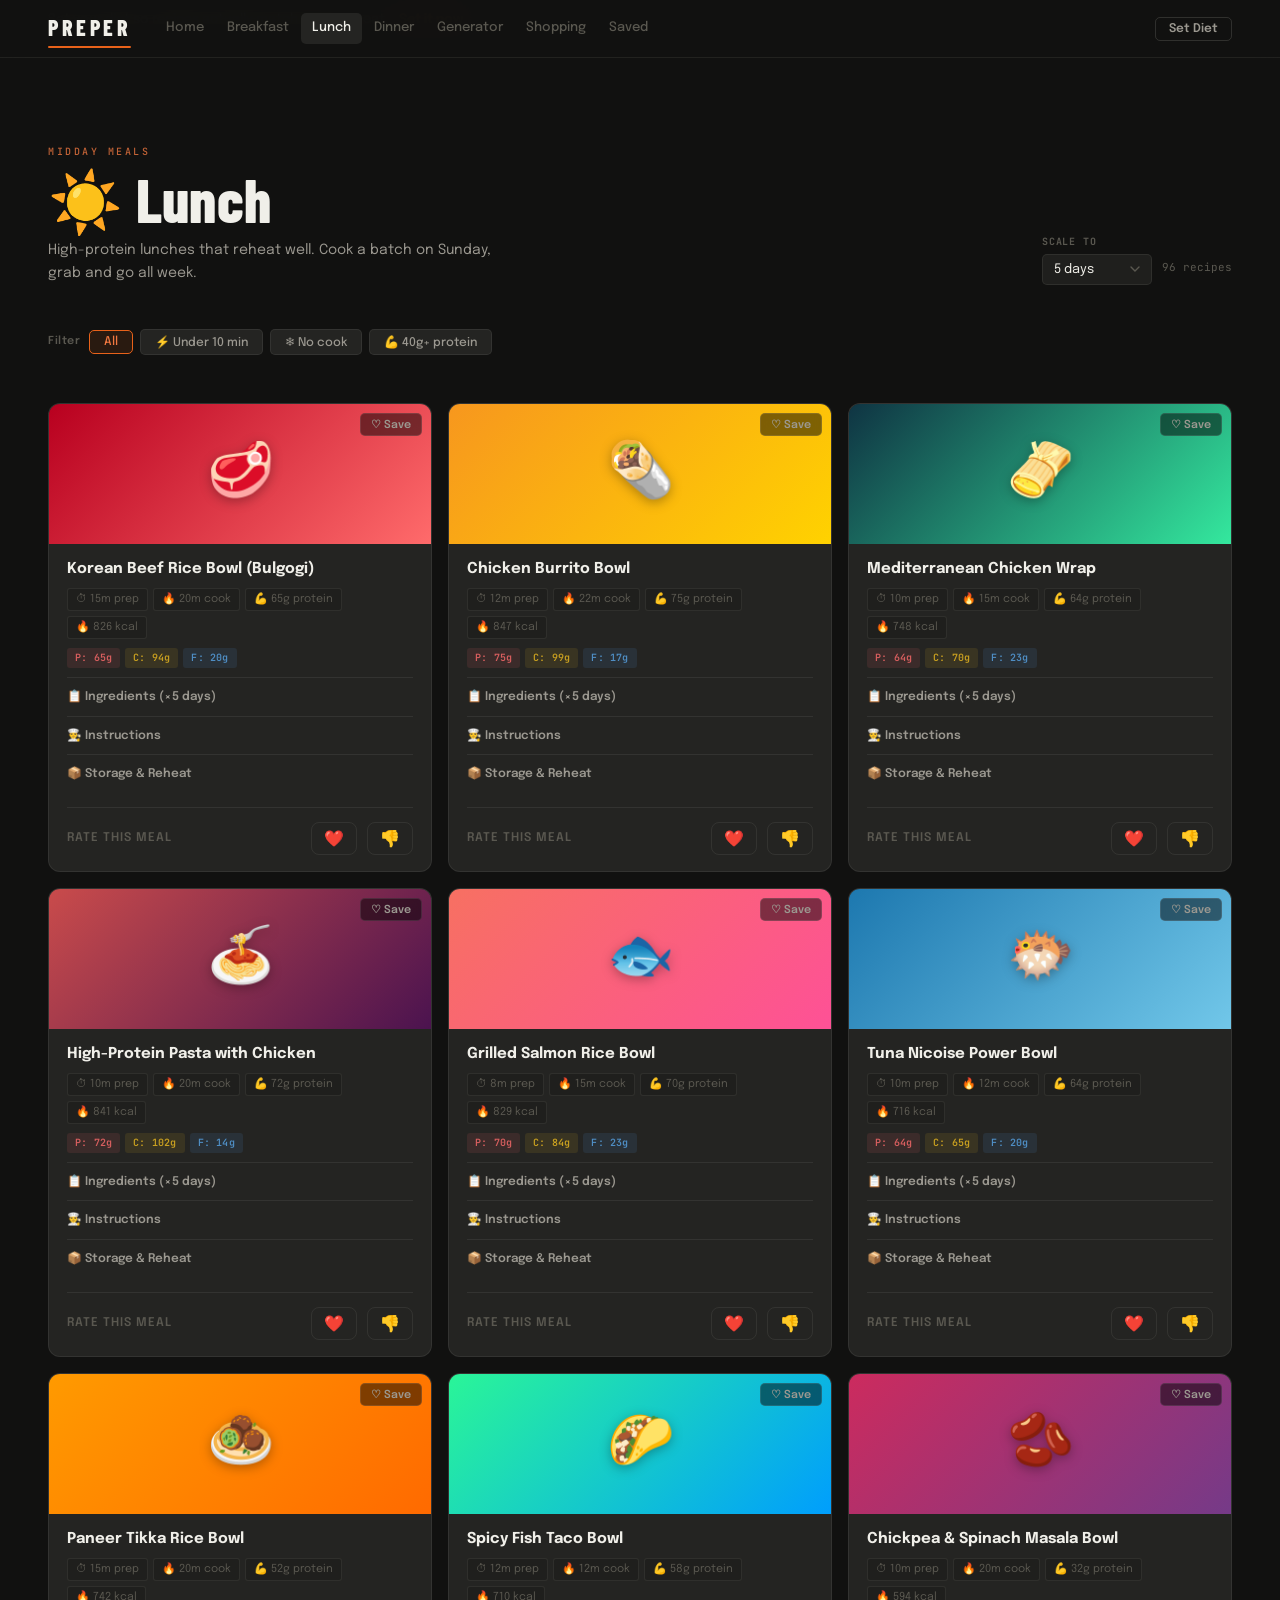
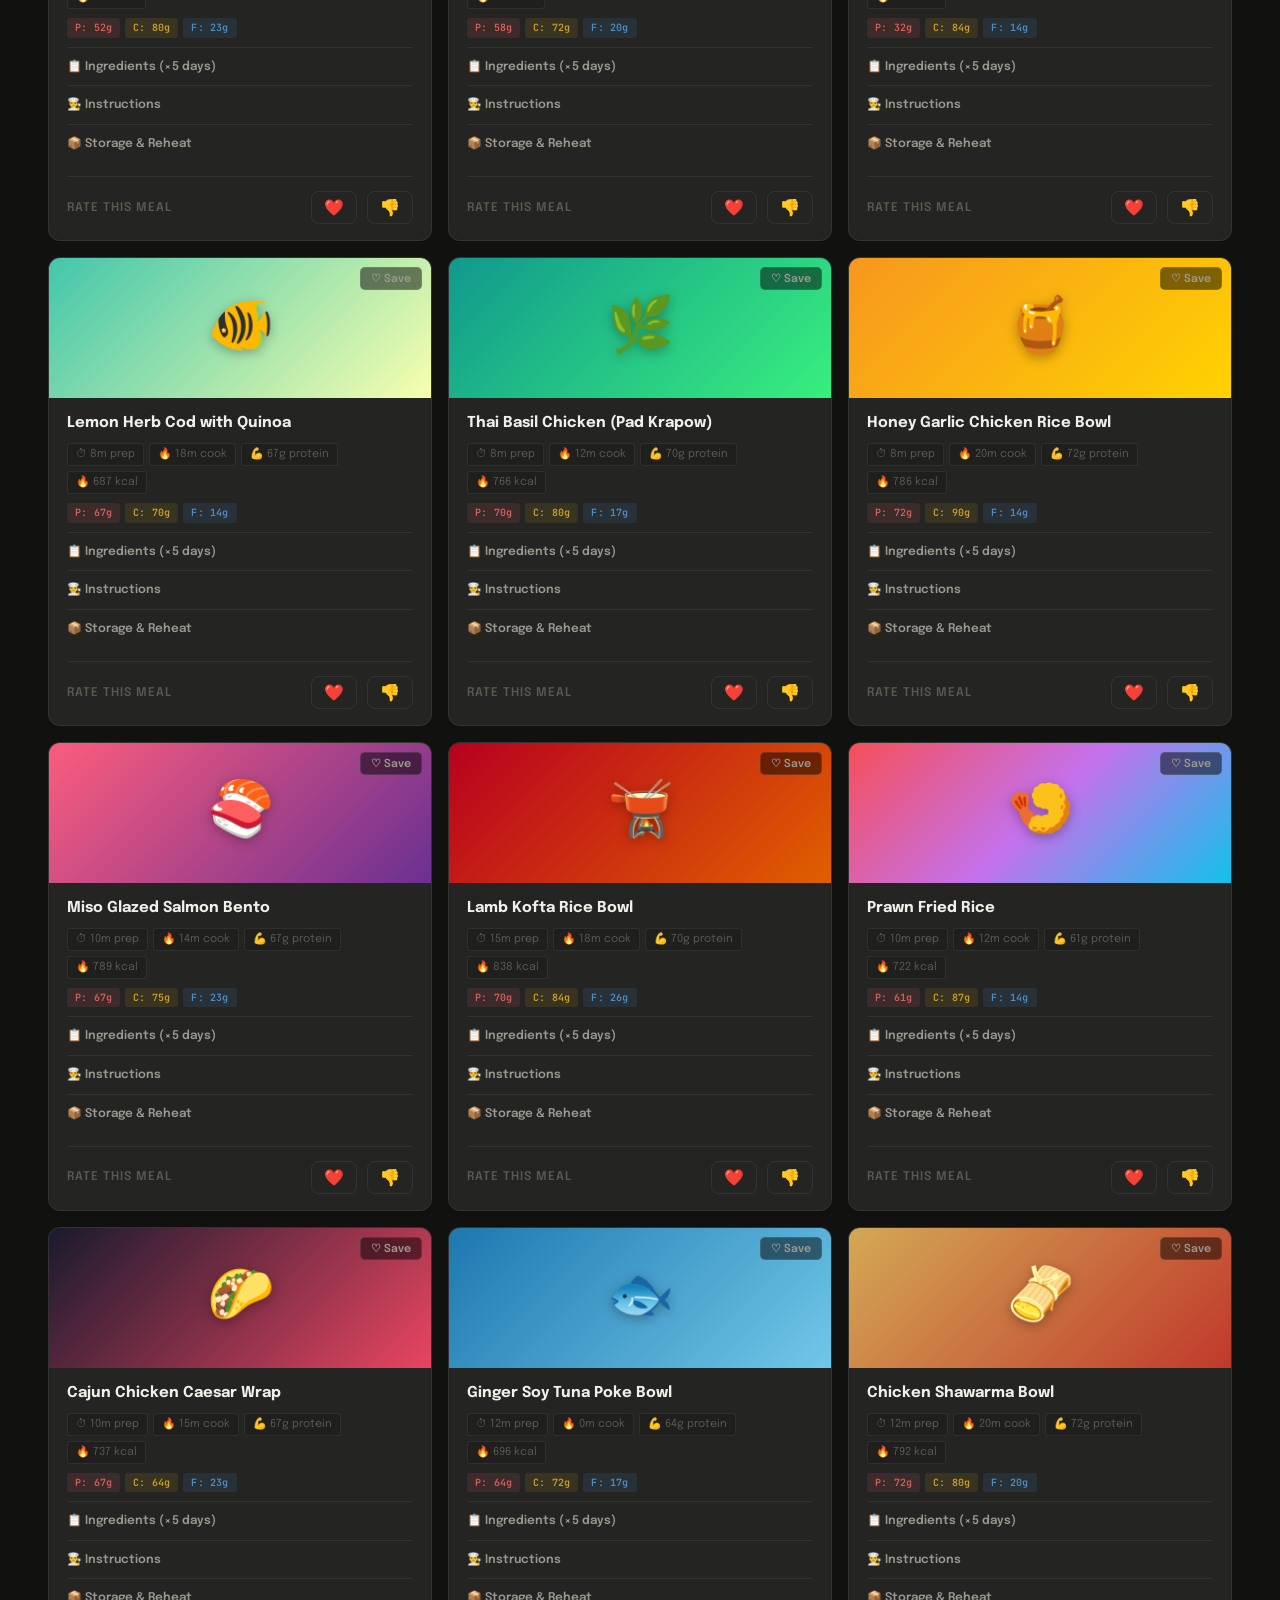
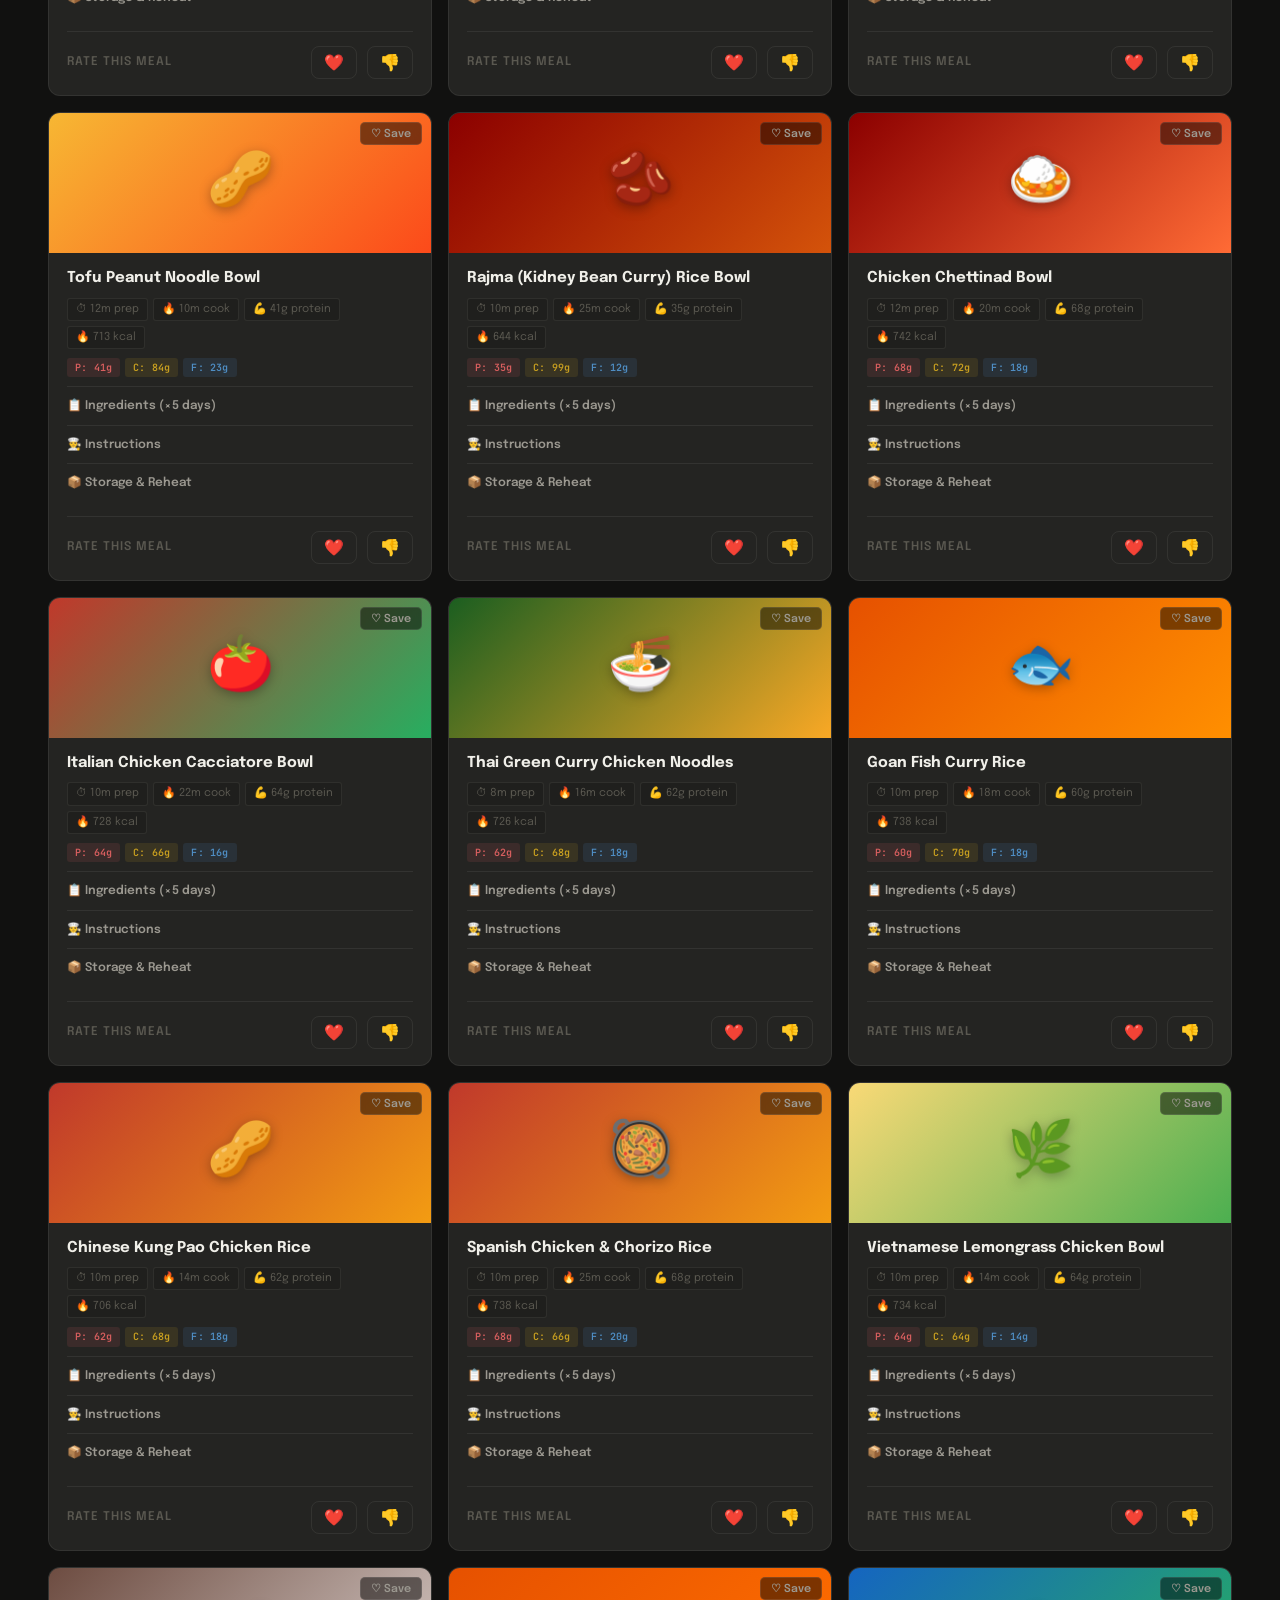
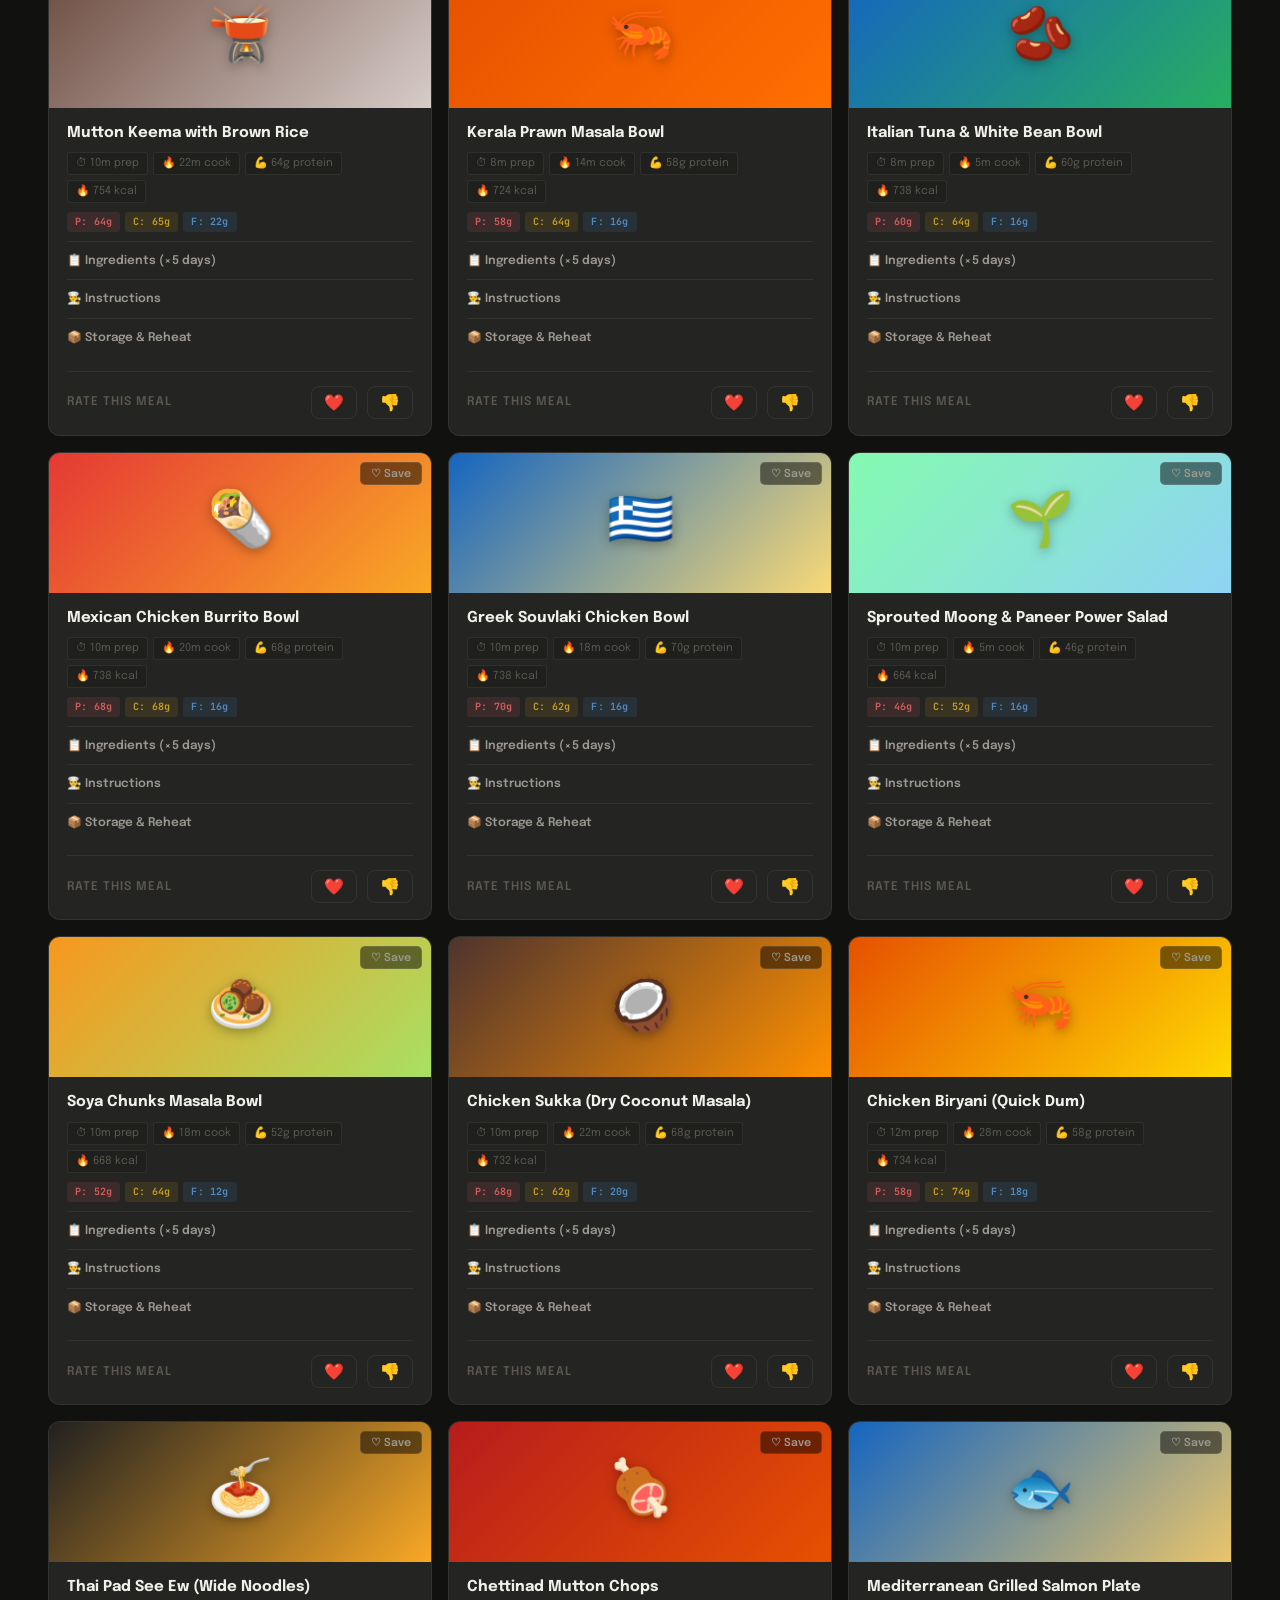
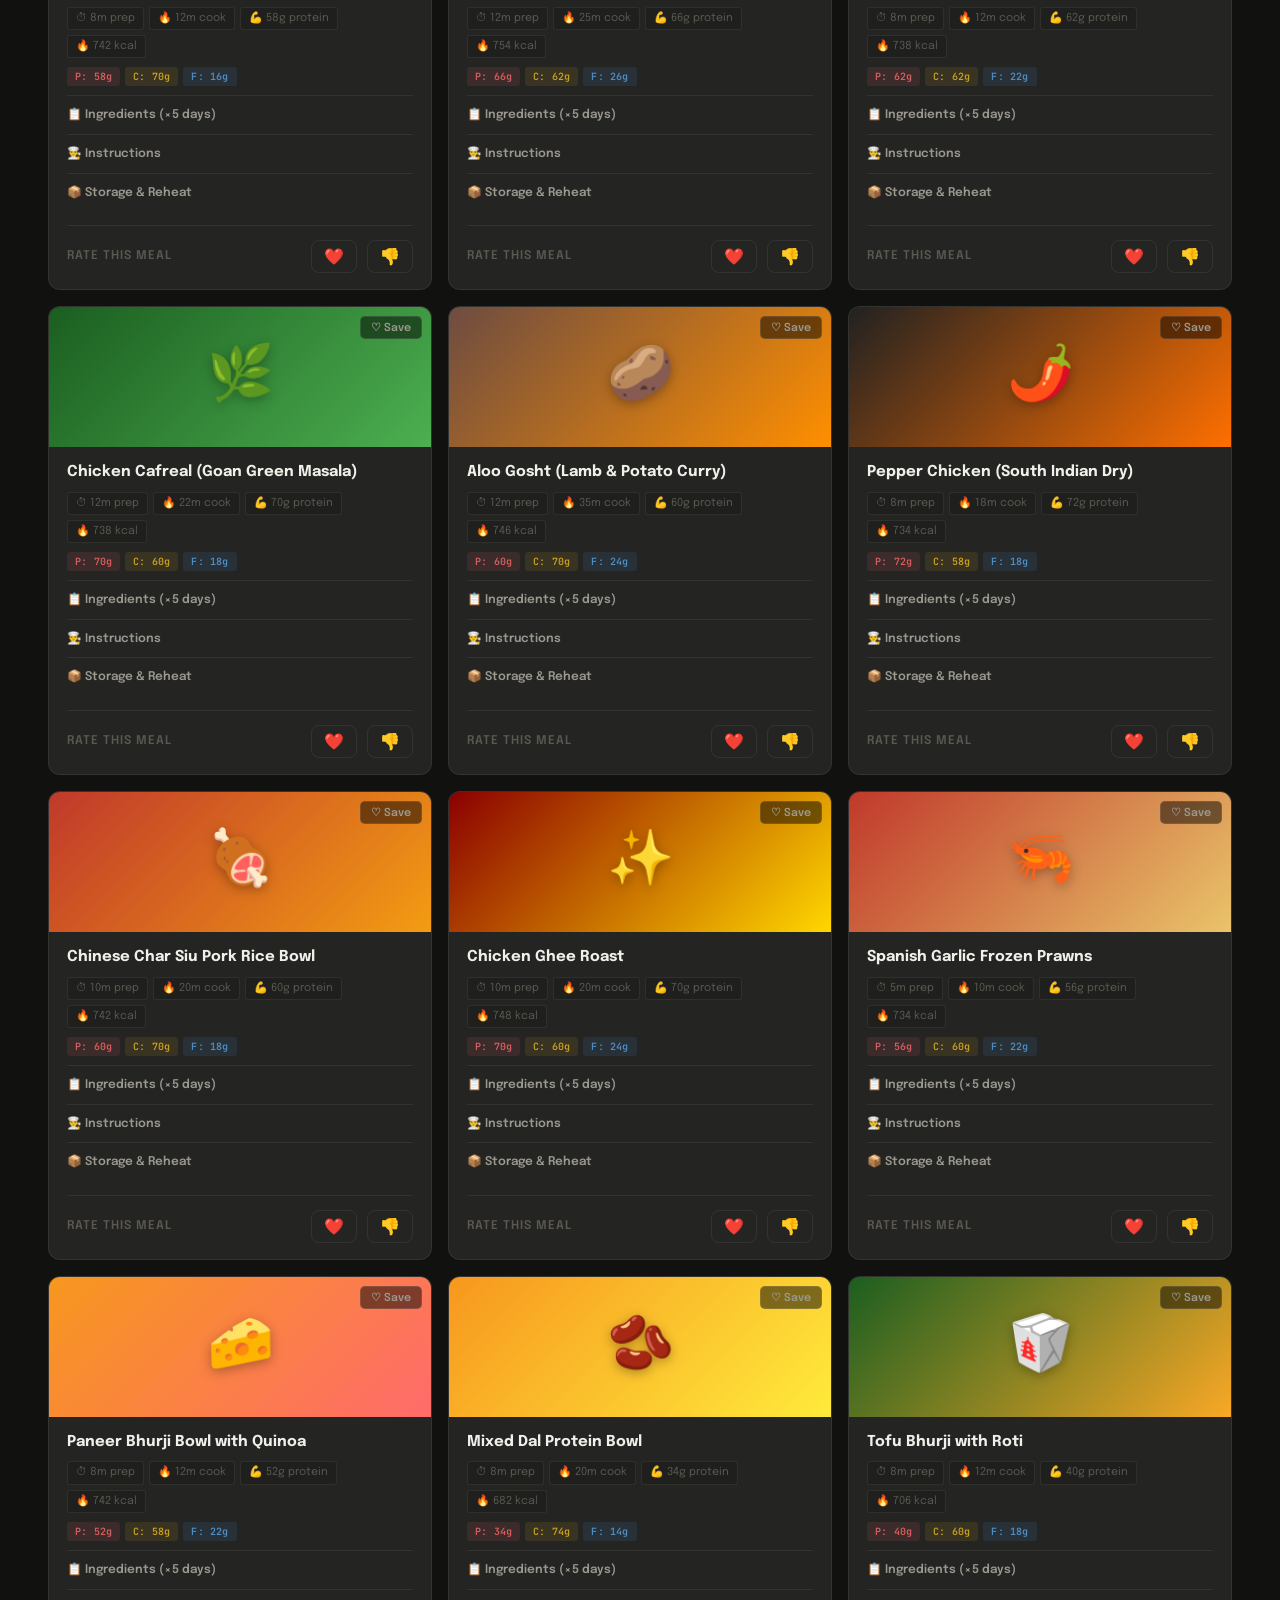
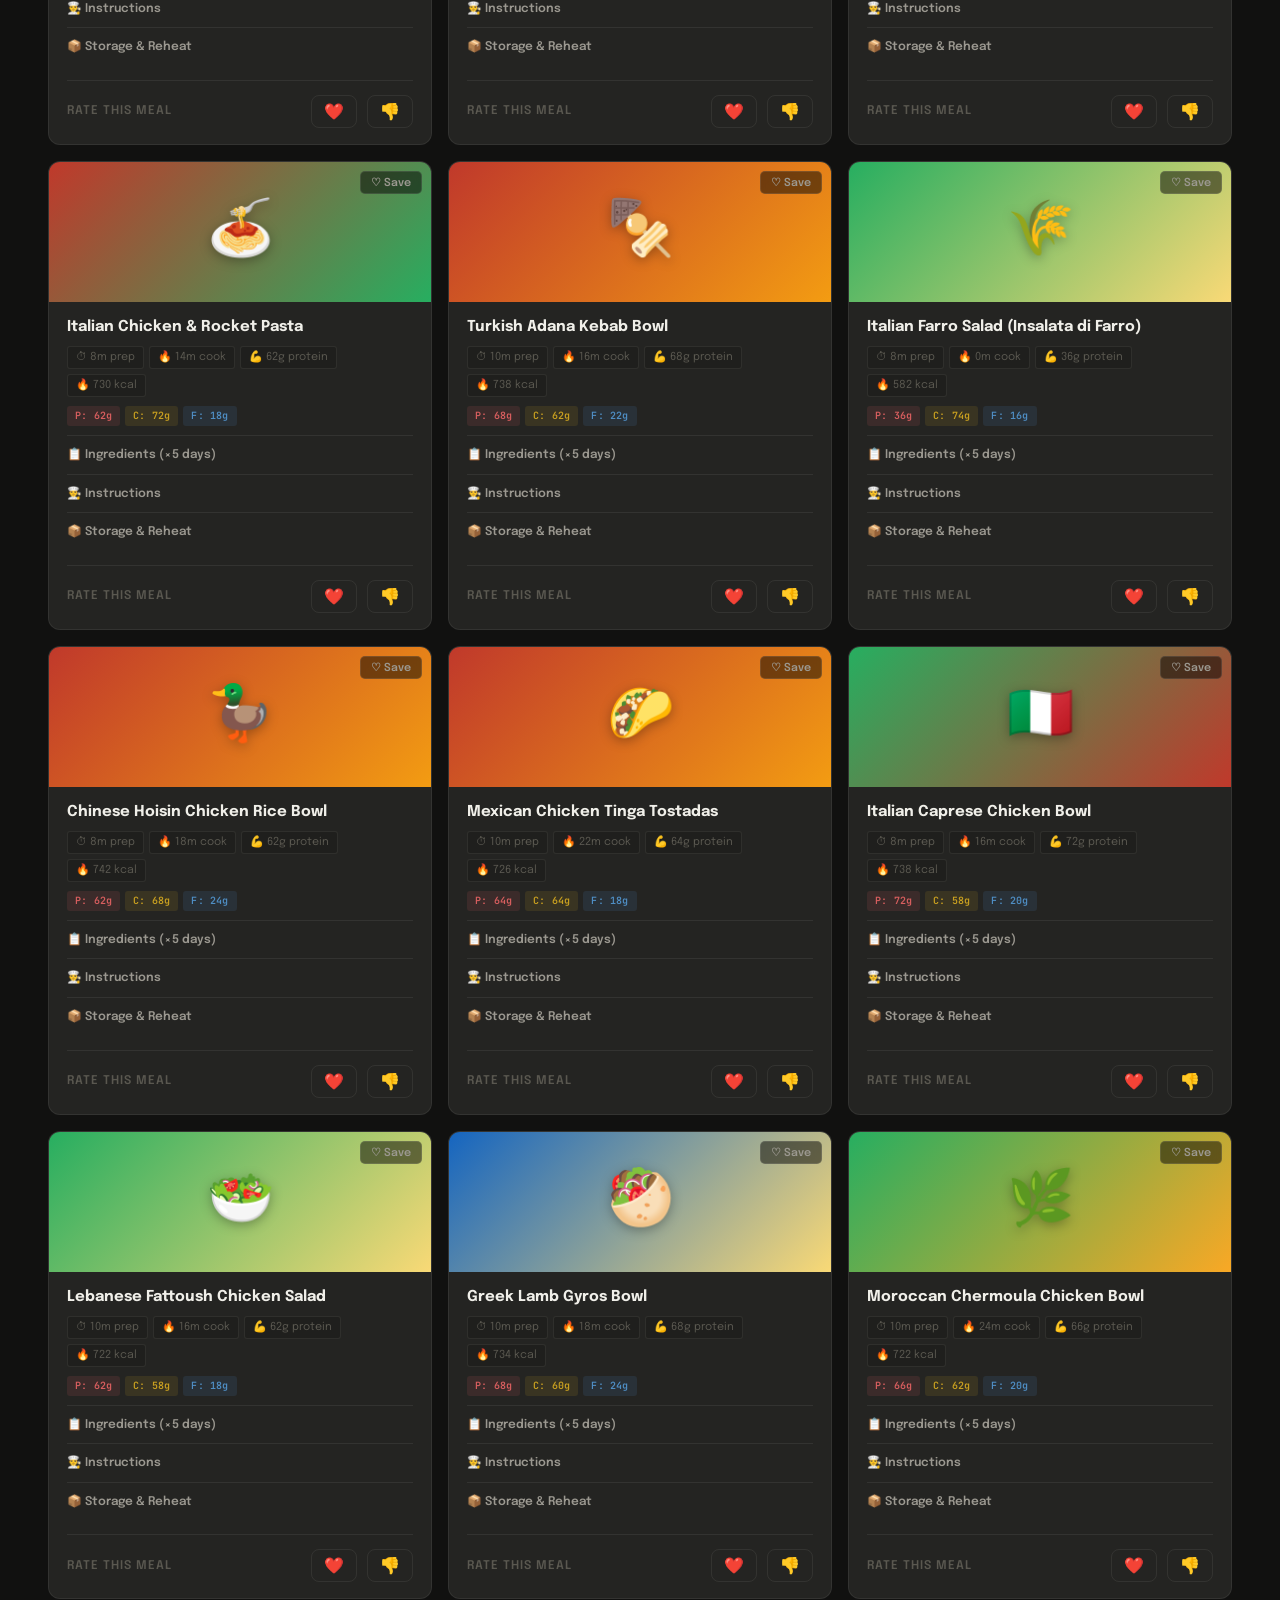
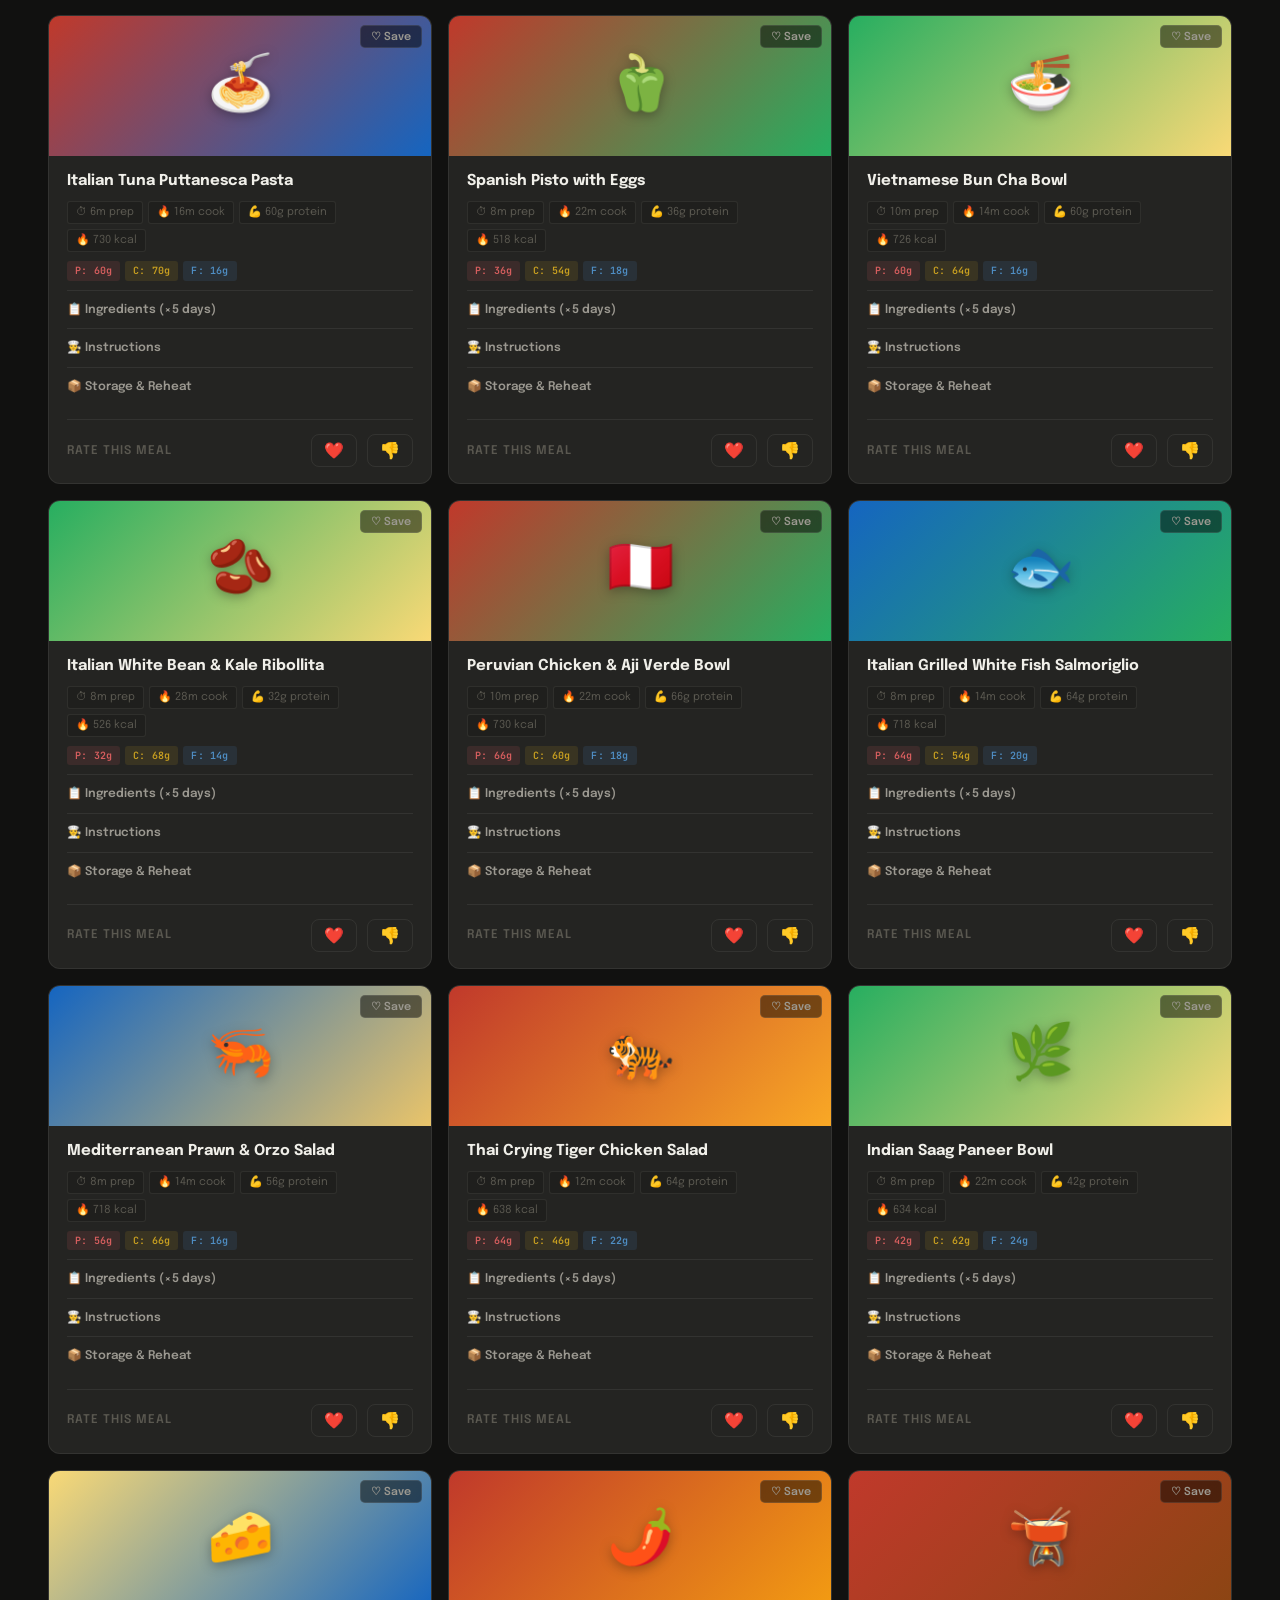
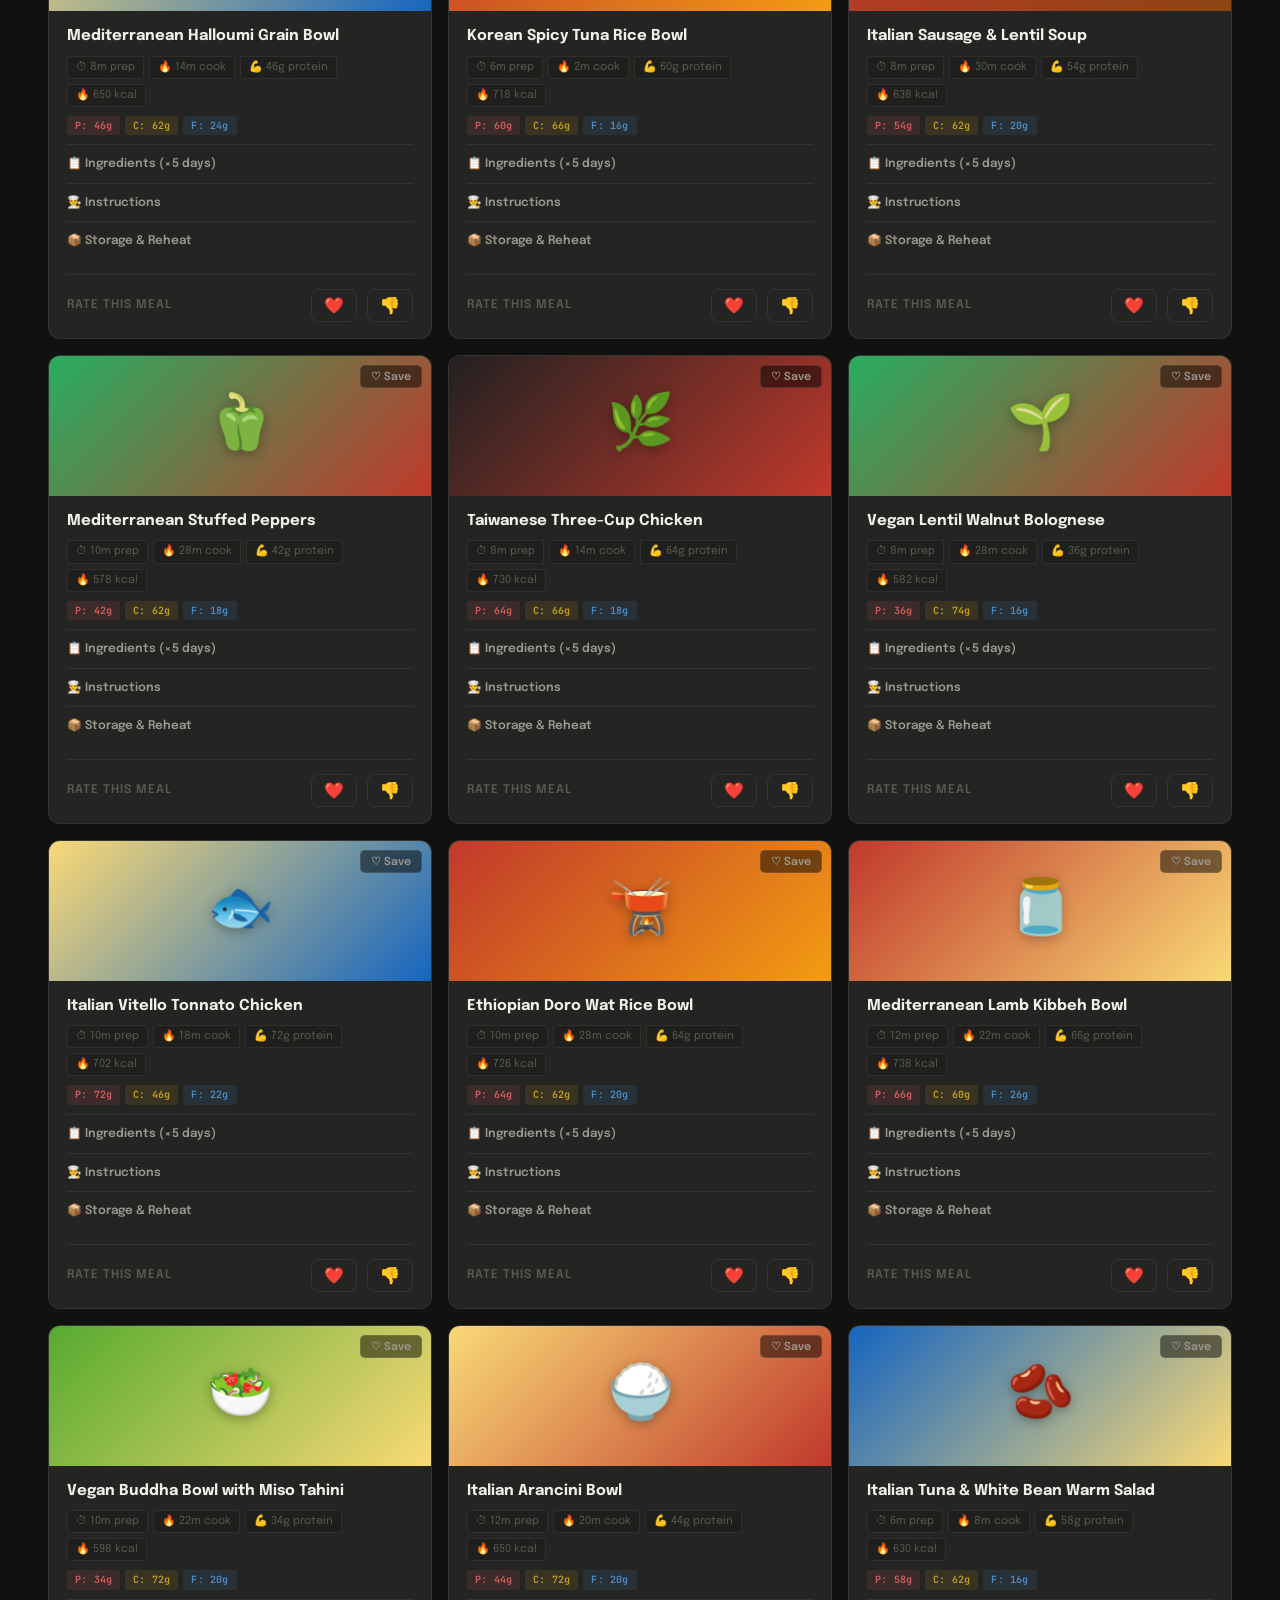
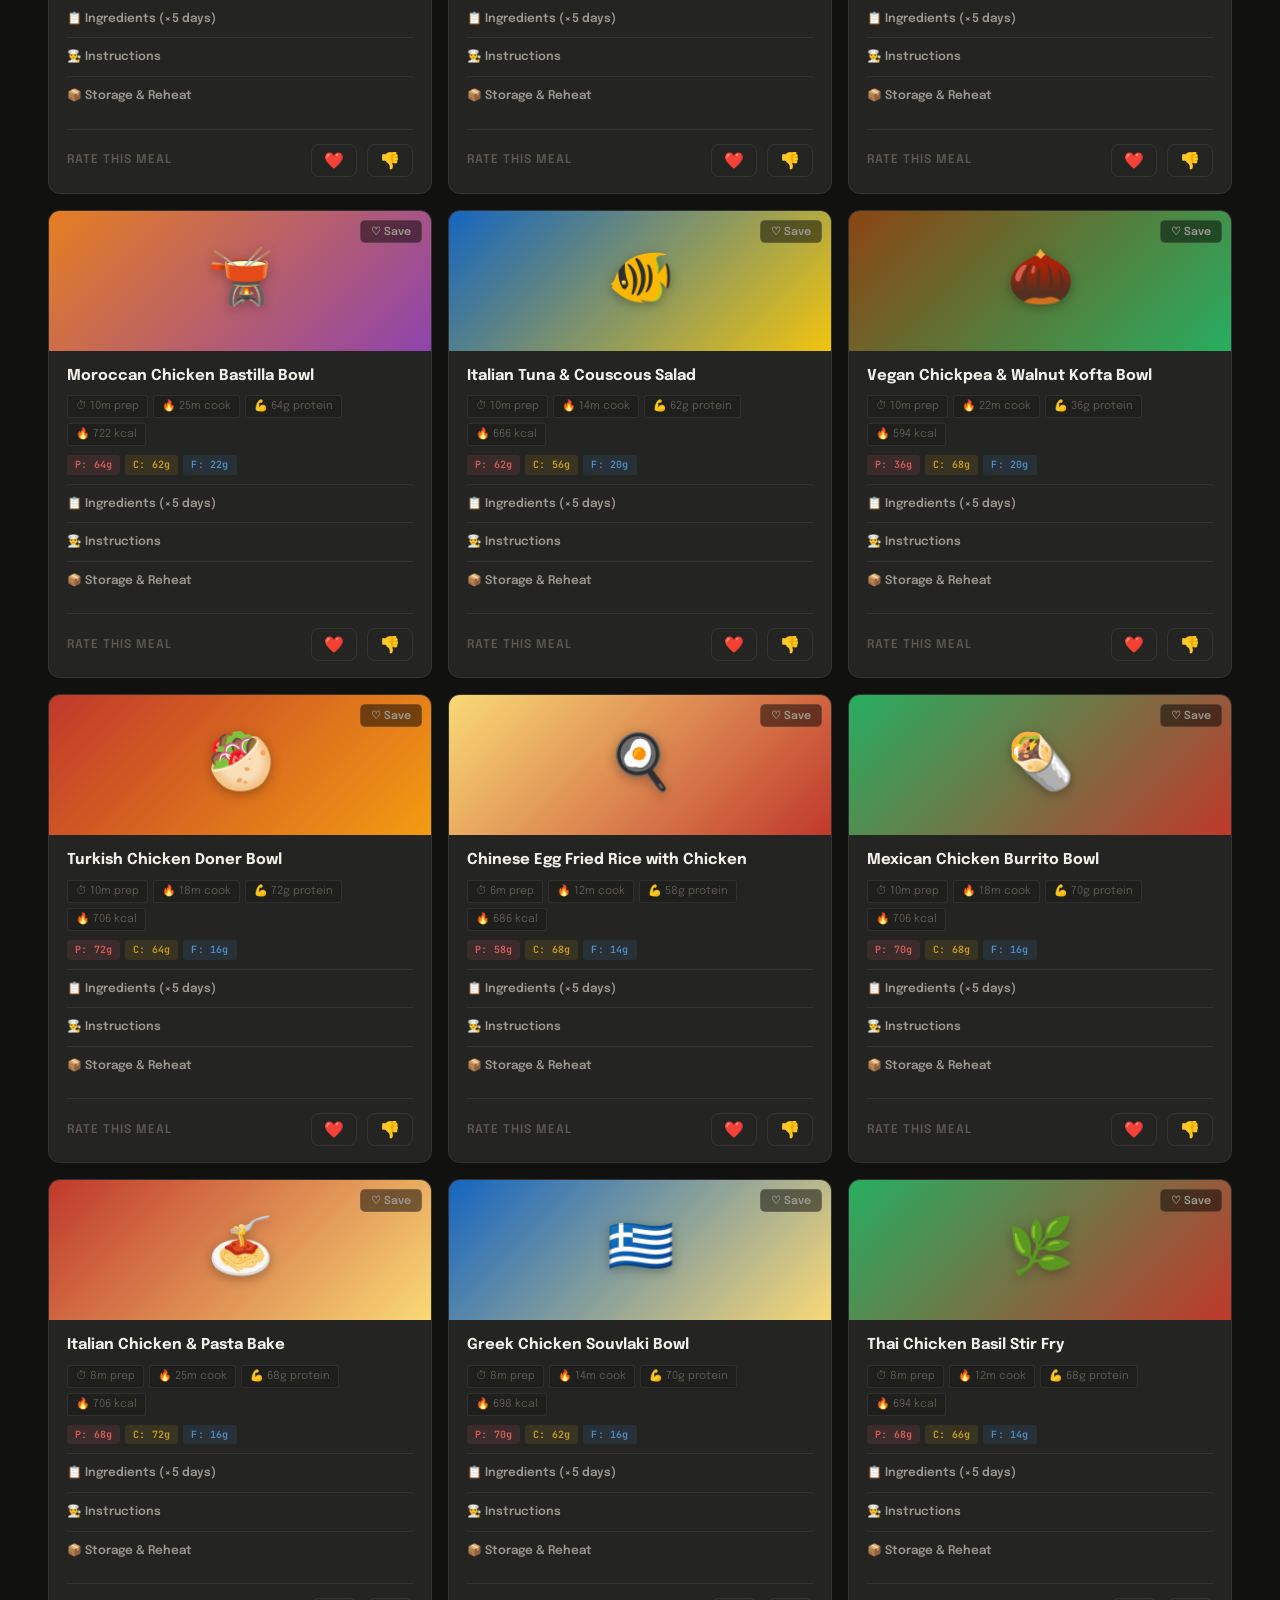
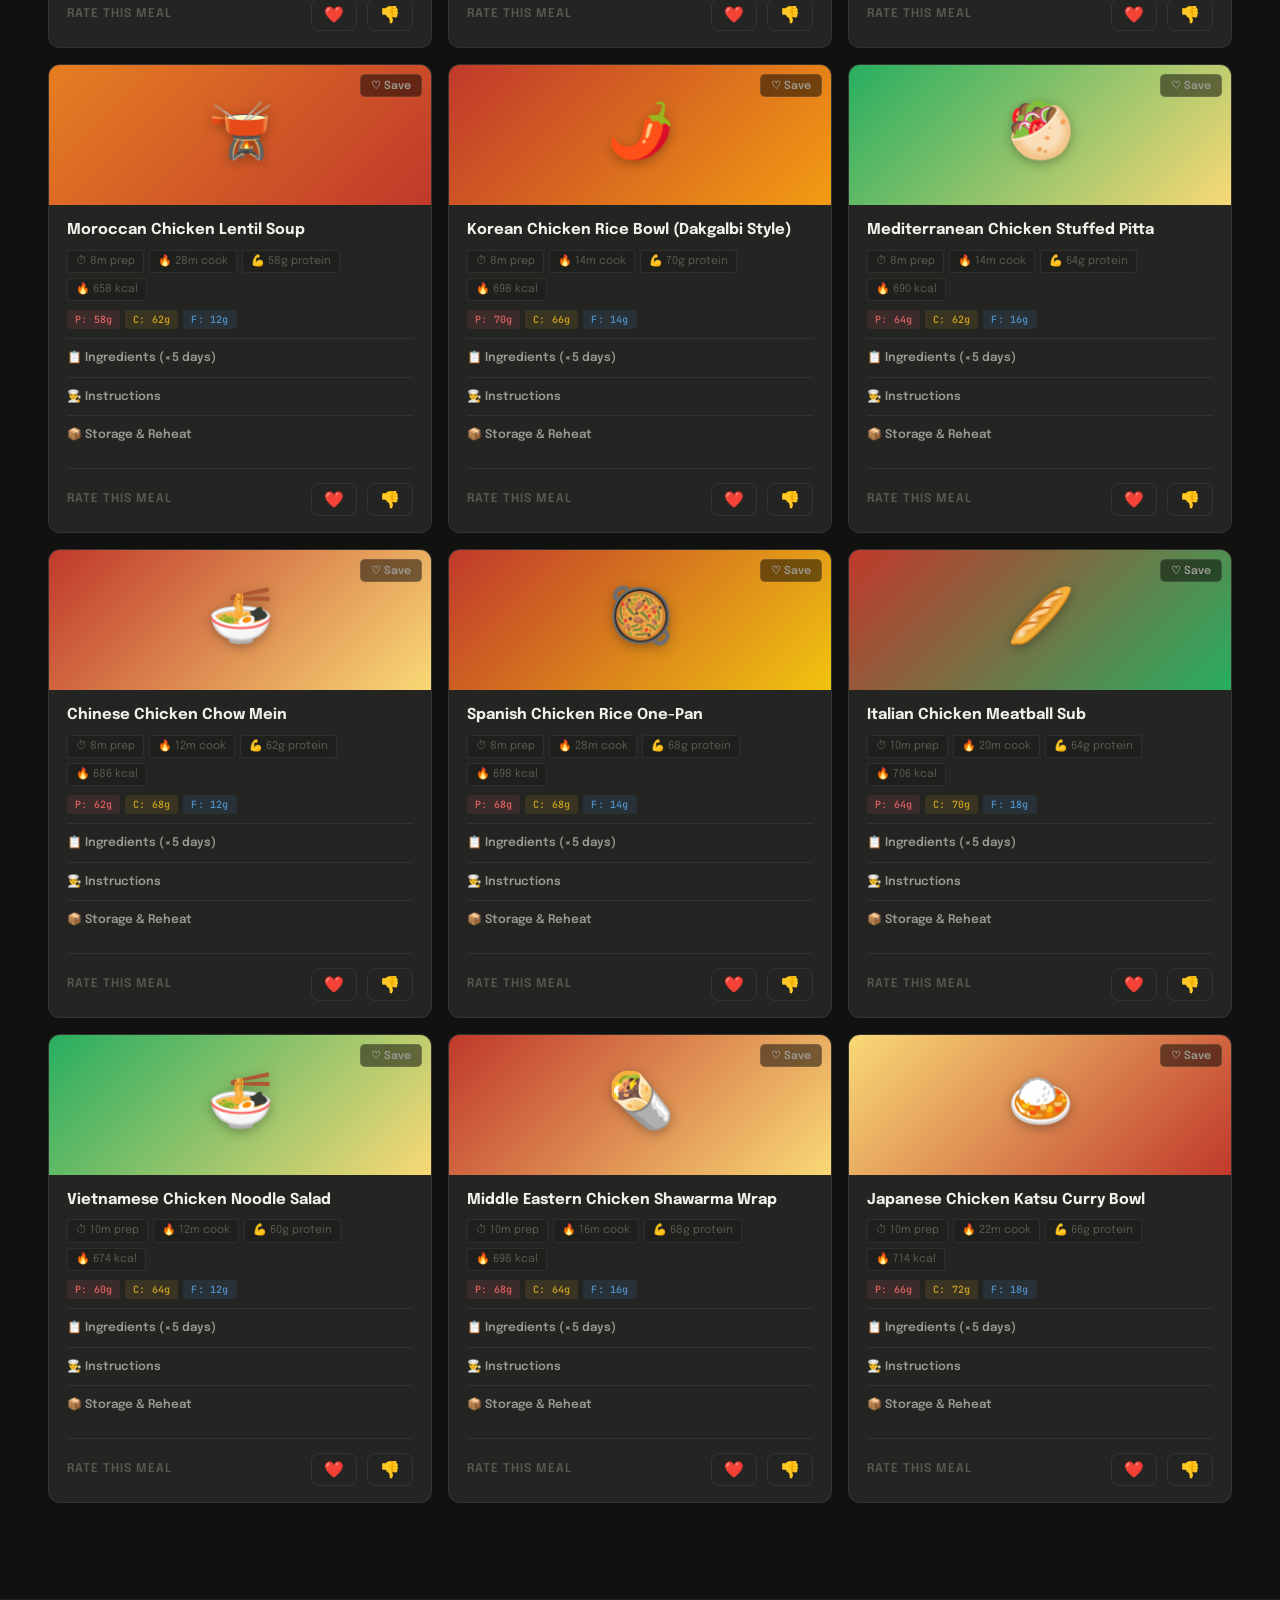
<file: lunch.html>
<!DOCTYPE html>
<html lang="en">
<head>
  <meta charset="UTF-8" />
  <meta name="viewport" content="width=device-width, initial-scale=1.0" />
  <title>Lunch &mdash; Preper</title>
  <link rel="stylesheet" href="style.css" />
</head>
<body>

<nav class="nav">
  <a href="index.html" class="nav-brand">PREPER</a>
  <div class="nav-links">
    <a href="index.html" class="nav-link" data-page="index.html">Home</a>
    <a href="breakfast.html" class="nav-link" data-page="breakfast.html">Breakfast</a>
    <a href="lunch.html" class="nav-link" data-page="lunch.html">Lunch</a>
    <a href="dinner.html" class="nav-link" data-page="dinner.html">Dinner</a>
    <a href="generator.html" class="nav-link" data-page="generator.html">Generator</a>
    <a href="shopping-list.html" class="nav-link" data-page="shopping-list.html">Shopping</a>
    <a href="saved.html" class="nav-link" data-page="saved.html">Saved</a>
  </div>
  <button class="nav-diet-badge" id="dietBadge" onclick="openDietModal()">Set Diet</button>
</nav>

<div class="diet-banner" id="diet-banner">
  <span>Set your diet so recipes actually match what you eat</span>
  <a href="#" onclick="openDietModal(); return false;">Set it now</a>
  <button class="diet-banner-close" onclick="this.parentElement.style.display='none'">&times;</button>
</div>

<main>
  <div class="container">
    <div class="page-header">
      <div class="page-header-inner">
        <div>
          <p class="section-eyebrow">Midday meals</p>
          <h1 class="section-title">&#9728;&#65039; Lunch</h1>
          <p class="section-desc">High-protein lunches that reheat well. Cook a batch on Sunday, grab and go all week.</p>
        </div>
        <div style="margin-left:auto; display:flex; gap:10px; align-items:flex-end; flex-wrap:wrap">
          <div class="form-group" style="margin:0">
            <label class="form-label">Scale to</label>
            <select class="form-select" id="daysSelect" onchange="renderRecipes()" style="width:110px">
              <option value="1">1 day</option>
              <option value="3">3 days</option>
              <option value="4">4 days</option>
              <option value="5" selected>5 days</option>
              <option value="7">7 days</option>
            </select>
          </div>
          <div id="recipeCount" style="font-family:var(--font-mono); font-size:11px; color:var(--text-3); padding-bottom:9px"></div>
        </div>
      </div>
    </div>

    <div class="filter-bar">
      <span class="filter-label">Filter</span>
      <button class="filter-chip active" onclick="setFilter('all',this)">All</button>
      <button class="filter-chip" onclick="setFilter('quick',this)">&#9889; Under 10 min</button>
      <button class="filter-chip" onclick="setFilter('no_cook',this)">&#10052; No cook</button>
      <button class="filter-chip" onclick="setFilter('high_protein',this)">&#128170; 40g+ protein</button>
    </div>

    <div class="recipe-grid stagger" id="recipeGrid"></div>
  </div>
</main>

<footer>
  <strong>PREPER</strong> &mdash; By Praanav &middot; 248 recipes &middot; 6 dietary modes &middot; zero BS
</footer>

<div class="modal-overlay" id="dietModal">
  <div class="modal">
    <h2 class="modal-title">Your Diet</h2>
    <p class="modal-sub">Every recipe in Preper is tagged. Pick yours and we filter the rest.</p>
    <div class="diet-grid" id="dietGrid"></div>
    <div class="modal-footer">
      <button class="btn btn-outline" onclick="closeDietModal()">Cancel</button>
      <button class="btn btn-primary" onclick="confirmDiet()">Save</button>
    </div>
  </div>
</div>

<div class="toast" id="toast"></div>

<script src="app.js"></script>
<script>
const { RECIPES, DIETARY_PREFS, getSavedDiet, saveDiet, renderRecipeCard, toggleSave, rateRecipe } = window.PreperApp;
window.toggleSave = toggleSave;
window.rateRecipe = rateRecipe;

const CATEGORY = 'lunch';
let activeFilter = 'all';

const DIET_DESCS = {
  vegan:'No animal products at all', jain:'No meat, eggs, or root veg',
  hindu_veg:'No meat or eggs, dairy fine', hindu_nonveg:'No beef or pork',
  non_veg:'Everything', halal:'Halal meat only, no pork',
};

window.setFilter = function(f, el) {
  activeFilter = f;
  document.querySelectorAll('.filter-chip').forEach(c => c.classList.remove('active'));
  el.classList.add('active');
  renderRecipes();
};

window.renderRecipes = function() {
  const diet = getSavedDiet() || 'non_veg';
  const days = parseInt(document.getElementById('daysSelect').value);
  let recipes = RECIPES[CATEGORY].filter(r => r.tags.includes(diet));

  if (activeFilter === 'quick')       recipes = recipes.filter(r => r.prepTime + r.cookTime <= 10);
  if (activeFilter === 'no_cook')     recipes = recipes.filter(r => r.cookTime === 0);
  if (activeFilter === 'high_protein')recipes = recipes.filter(r => r.protein >= 40);

  const grid = document.getElementById('recipeGrid');
  const count = document.getElementById('recipeCount');

  count.textContent = recipes.length ? `${recipes.length} recipes` : '';

  if (!recipes.length) {
    grid.innerHTML = `<div class="empty-state" style="grid-column:1/-1">
      <div class="empty-state-icon">&#128517;</div>
      <h2>Nothing matched</h2>
      <p>Try a different filter, or change your diet preference.</p>
      <button class="btn btn-primary" onclick="openDietModal()">Change Diet</button>
    </div>`;
    return;
  }
  grid.innerHTML = recipes.map(r => renderRecipeCard(r, days)).join('');
};

window.tempDiet = null;

window.openDietModal = function() {
  tempDiet = getSavedDiet();
  document.getElementById('dietGrid').innerHTML = Object.entries(DIETARY_PREFS).map(([k,p]) => `
    <div class="diet-card ${tempDiet===k?'selected':''}" onclick="selectDiet('${k}',this)">
      <div class="diet-card-icon">${p.icon}</div>
      <div class="diet-card-name">${p.label}</div>
      <div class="diet-card-desc">${DIET_DESCS[k]}</div>
    </div>`).join('');
  document.getElementById('dietModal').classList.add('open');
};
window.closeDietModal = function() { document.getElementById('dietModal').classList.remove('open'); };
window.selectDiet = function(k, el) {
  tempDiet = k;
  document.querySelectorAll('.diet-card').forEach(c => c.classList.remove('selected'));
  el.classList.add('selected');
};
window.confirmDiet = function() {
  if (!tempDiet) return;
  saveDiet(tempDiet);
  updateDietBadge();
  closeDietModal();
  document.getElementById('diet-banner').style.display = 'none';
  renderRecipes();
  showToast(`${DIETARY_PREFS[tempDiet].icon} ${DIETARY_PREFS[tempDiet].label} set`, 'success');
};
window.updateDietBadge = function() {
  const diet = getSavedDiet();
  const el = document.getElementById('dietBadge');
  if (diet && DIETARY_PREFS[diet]) el.textContent = `${DIETARY_PREFS[diet].icon} ${DIETARY_PREFS[diet].label}`;
};
window.showToast = function(msg, type = '') {
  const t = document.getElementById('toast');
  t.textContent = msg; t.className = `toast ${type} show`;
  setTimeout(() => t.classList.remove('show'), 3000);
};

document.addEventListener('DOMContentLoaded', () => {
  updateDietBadge();
  renderRecipes();
  const page = location.pathname.split('/').pop() || 'index.html';
  document.querySelectorAll('.nav-link[data-page]').forEach(a => {
    if (a.dataset.page === page) a.classList.add('active');
  });
  document.getElementById('dietModal').addEventListener('click', e => {
    if (e.target === e.currentTarget) closeDietModal();
  });
  const diet = getSavedDiet();
  if (diet) document.getElementById('diet-banner').style.display = 'none';
});
</script>
</body>
</html>
</file>
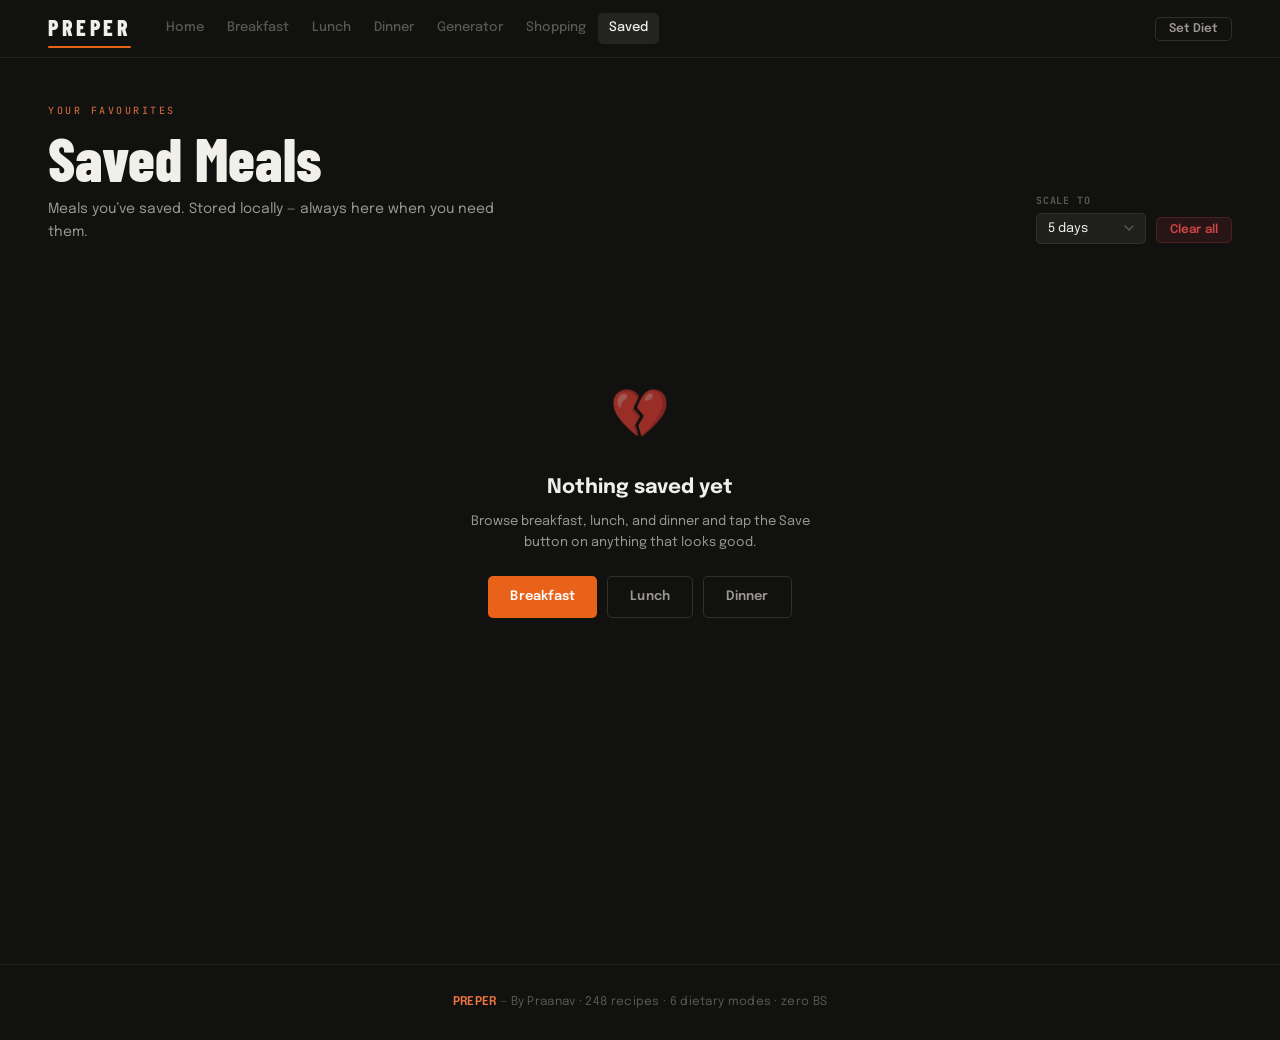
<file: saved.html>
<!DOCTYPE html>
<html lang="en">
<head>
  <meta charset="UTF-8" />
  <meta name="viewport" content="width=device-width, initial-scale=1.0" />
  <title>Saved &mdash; Preper</title>
  <link rel="stylesheet" href="style.css" />
</head>
<body>

<nav class="nav">
  <a href="index.html" class="nav-brand">PREPER</a>
  <div class="nav-links">
    <a href="index.html" class="nav-link" data-page="index.html">Home</a>
    <a href="breakfast.html" class="nav-link" data-page="breakfast.html">Breakfast</a>
    <a href="lunch.html" class="nav-link" data-page="lunch.html">Lunch</a>
    <a href="dinner.html" class="nav-link" data-page="dinner.html">Dinner</a>
    <a href="generator.html" class="nav-link" data-page="generator.html">Generator</a>
    <a href="shopping-list.html" class="nav-link" data-page="shopping-list.html">Shopping</a>
    <a href="saved.html" class="nav-link" data-page="saved.html">Saved</a>
  </div>
  <button class="nav-diet-badge" id="dietBadge" onclick="openDietModal()">Set Diet</button>
</nav>

<main>
  <div class="container">
    <div class="page-header">
      <div class="page-header-inner">
        <div>
          <p class="section-eyebrow">Your favourites</p>
          <h1 class="section-title">Saved Meals</h1>
          <p class="section-desc">Meals you&rsquo;ve saved. Stored locally &mdash; always here when you need them.</p>
        </div>
        <div style="margin-left:auto; display:flex; gap:10px; align-items:flex-end; flex-wrap:wrap">
          <div class="form-group" style="margin:0">
            <label class="form-label">Scale to</label>
            <select class="form-select" id="daysSelect" onchange="renderSaved()" style="width:110px">
              <option value="1">1 day</option>
              <option value="3">3 days</option>
              <option value="4">4 days</option>
              <option value="5" selected>5 days</option>
              <option value="7">7 days</option>
            </select>
          </div>
          <button class="btn btn-danger btn-sm" onclick="clearAllSaved()" style="margin-bottom:1px">Clear all</button>
        </div>
      </div>
    </div>

    <div id="savedMeta" style="font-family:var(--font-mono); font-size:11px; color:var(--text-3); margin-bottom:4px"></div>
    <div class="recipe-grid stagger" id="savedGrid"></div>
  </div>
</main>

<footer>
  <strong>PREPER</strong> &mdash; By Praanav &middot; 248 recipes &middot; 6 dietary modes &middot; zero BS
</footer>

<div class="modal-overlay" id="dietModal">
  <div class="modal">
    <h2 class="modal-title">Your Diet</h2>
    <p class="modal-sub">Every recipe in Preper is tagged. Pick yours and we filter the rest.</p>
    <div class="diet-grid" id="dietGrid"></div>
    <div class="modal-footer">
      <button class="btn btn-outline" onclick="closeDietModal()">Cancel</button>
      <button class="btn btn-primary" onclick="confirmDiet()">Save</button>
    </div>
  </div>
</div>

<div class="toast" id="toast"></div>

<script src="app.js"></script>
<script>
const {
  RECIPES, DIETARY_PREFS, getSavedDiet, saveDiet,
  getSavedMeals, removeSavedMeal, saveNewMeal,
  renderRecipeCard, Storage, rateRecipe
} = window.PreperApp;

window.rateRecipe = rateRecipe;

// Override toggleSave to re-render after unsave
window.toggleSave = function(id) {
  const saved = getSavedMeals();
  if (saved.includes(id)) removeSavedMeal(id);
  else saveNewMeal(id);
  renderSaved();
};

const DIET_DESCS = {
  vegan:'No animal products at all', jain:'No meat, eggs, or root veg',
  hindu_veg:'No meat or eggs, dairy fine', hindu_nonveg:'No beef or pork',
  non_veg:'Everything', halal:'Halal meat only, no pork',
};

window.renderSaved = function() {
  const ids   = getSavedMeals();
  const days  = parseInt(document.getElementById('daysSelect').value);
  const grid  = document.getElementById('savedGrid');
  const meta  = document.getElementById('savedMeta');

  if (!ids.length) {
    meta.textContent = '';
    grid.innerHTML = `<div class="empty-state" style="grid-column:1/-1">
      <div class="empty-state-icon">&#128148;</div>
      <h2>Nothing saved yet</h2>
      <p>Browse breakfast, lunch, and dinner and tap the Save button on anything that looks good.</p>
      <div style="display:flex; gap:10px; justify-content:center; flex-wrap:wrap; margin-top:4px">
        <a href="breakfast.html" class="btn btn-primary">Breakfast</a>
        <a href="lunch.html" class="btn btn-outline">Lunch</a>
        <a href="dinner.html" class="btn btn-outline">Dinner</a>
      </div>
    </div>`;
    return;
  }

  const all = [...RECIPES.breakfast, ...RECIPES.lunch, ...RECIPES.dinner];
  const recipes = ids.map(id => all.find(r => r.id === id)).filter(Boolean);
  meta.textContent = `${recipes.length} saved`;
  grid.innerHTML = recipes.map(r => renderRecipeCard(r, days, true)).join('');
};

window.clearAllSaved = function() {
  if (!confirm('Clear all saved meals?')) return;
  Storage.set('preper_saved_meals', []);
  renderSaved();
  showToast('Saved meals cleared', '');
};

window.tempDiet = null;
window.openDietModal = function() {
  tempDiet = getSavedDiet();
  document.getElementById('dietGrid').innerHTML = Object.entries(DIETARY_PREFS).map(([k,p]) => `
    <div class="diet-card ${tempDiet===k?'selected':''}" onclick="selectDiet('${k}',this)">
      <div class="diet-card-icon">${p.icon}</div>
      <div class="diet-card-name">${p.label}</div>
      <div class="diet-card-desc">${DIET_DESCS[k]}</div>
    </div>`).join('');
  document.getElementById('dietModal').classList.add('open');
};
window.closeDietModal = function() { document.getElementById('dietModal').classList.remove('open'); };
window.selectDiet = function(k, el) {
  tempDiet = k;
  document.querySelectorAll('.diet-card').forEach(c => c.classList.remove('selected'));
  el.classList.add('selected');
};
window.confirmDiet = function() {
  if (!tempDiet) return;
  saveDiet(tempDiet); updateDietBadge(); closeDietModal();
  showToast(`${DIETARY_PREFS[tempDiet].icon} ${DIETARY_PREFS[tempDiet].label} set`, 'success');
};
window.updateDietBadge = function() {
  const diet = getSavedDiet();
  const el = document.getElementById('dietBadge');
  if (diet && DIETARY_PREFS[diet]) el.textContent = `${DIETARY_PREFS[diet].icon} ${DIETARY_PREFS[diet].label}`;
};
window.showToast = function(msg, type = '') {
  const t = document.getElementById('toast');
  t.textContent = msg; t.className = `toast ${type} show`;
  setTimeout(() => t.classList.remove('show'), 3000);
};

document.addEventListener('DOMContentLoaded', () => {
  updateDietBadge();
  renderSaved();
  const page = location.pathname.split('/').pop() || 'index.html';
  document.querySelectorAll('.nav-link[data-page]').forEach(a => {
    if (a.dataset.page === page) a.classList.add('active');
  });
  document.getElementById('dietModal').addEventListener('click', e => {
    if (e.target === e.currentTarget) closeDietModal();
  });
});
</script>
</body>
</html>
</file>
<file: style.css>
@import url('https://fonts.googleapis.com/css2?family=Barlow+Condensed:wght@500;600;700;800&family=Epilogue:ital,wght@0,300;0,400;0,500;0,600;0,700;1,400&family=JetBrains+Mono:wght@400;500;600&display=swap');

/* =============================================================
   PREPER -- design system
   Palette: warm charcoal + turmeric orange
   Fonts: Barlow Condensed (display) / Epilogue (body) / JetBrains Mono
   ============================================================= */

:root {
  --bg:        #111110;
  --bg-2:      #181817;
  --bg-3:      #1f1f1d;
  --surface:   #242422;
  --surface-2: #2b2b28;

  --border:        rgba(255,255,240,0.07);
  --border-hover:  rgba(255,255,240,0.13);
  --border-strong: rgba(255,255,240,0.22);

  --text:   #f0efe9;
  --text-2: #9b9890;
  --text-3: #5a5850;

  --accent:     #e8621a;
  --accent-dim: rgba(232,98,26,0.11);
  --accent-mid: rgba(232,98,26,0.22);
  --accent-text:#f07840;

  --protein-color: #d95f5f;
  --carbs-color:   #c9a020;
  --fat-color:     #4f8ec4;

  --green:     #4aab7a;
  --green-dim: rgba(74,171,122,0.12);
  --red:       #d04545;
  --red-dim:   rgba(208,69,69,0.12);
  --amber:     #c98020;
  --amber-dim: rgba(201,128,32,0.12);

  --radius:    8px;
  --radius-sm: 5px;
  --radius-lg: 12px;
  --radius-xl: 18px;

  --shadow:       0 2px 8px rgba(0,0,0,0.3);
  --shadow-card:  0 4px 20px rgba(0,0,0,0.4);
  --shadow-lift:  0 8px 28px rgba(0,0,0,0.5);

  --nav-h: 58px;

  --font-display: 'Barlow Condensed', sans-serif;
  --font-body:    'Epilogue', sans-serif;
  --font-mono:    'JetBrains Mono', monospace;

  --ease: cubic-bezier(0.16, 1, 0.3, 1);
  --t:  0.16s cubic-bezier(0.16, 1, 0.3, 1);
  --ts: 0.32s cubic-bezier(0.16, 1, 0.3, 1);
}

*, *::before, *::after { box-sizing: border-box; margin: 0; padding: 0; }
html { scroll-behavior: smooth; }

body {
  font-family: var(--font-body);
  background: var(--bg);
  color: var(--text);
  min-height: 100vh;
  line-height: 1.55;
  -webkit-font-smoothing: antialiased;
}

a { color: inherit; text-decoration: none; }
button { font-family: var(--font-body); cursor: pointer; border: none; }
ul, ol { list-style: none; }
img { max-width: 100%; display: block; }
input, select, textarea { font-family: var(--font-body); }

::-webkit-scrollbar { width: 4px; height: 4px; }
::-webkit-scrollbar-track { background: transparent; }
::-webkit-scrollbar-thumb { background: var(--surface-2); border-radius: 99px; }

/* ---- NAV ---- */
.nav {
  position: fixed; top: 0; left: 0; right: 0; z-index: 100;
  height: var(--nav-h);
  display: flex; align-items: center;
  background: rgba(17,17,16,0.94);
  backdrop-filter: blur(14px) saturate(1.5);
  border-bottom: 1px solid var(--border);
  padding: 0 clamp(16px, 4vw, 48px);
  gap: 24px;
}

.nav-brand {
  font-family: var(--font-display);
  font-size: 22px; font-weight: 800; letter-spacing: 3.5px;
  color: var(--text);
  white-space: nowrap; flex-shrink: 0;
  position: relative;
  padding-bottom: 2px;
}
.nav-brand::after {
  content: '';
  position: absolute; bottom: -1px; left: 0;
  width: 100%; height: 2px;
  background: var(--accent);
  border-radius: 1px;
}

.nav-links {
  display: flex; align-items: center; gap: 1px;
  flex: 1; overflow-x: auto; scrollbar-width: none;
}
.nav-links::-webkit-scrollbar { display: none; }

.nav-link {
  padding: 5px 11px; border-radius: var(--radius-sm);
  font-size: 13px; font-weight: 500;
  color: var(--text-3);
  transition: color var(--t), background var(--t);
  white-space: nowrap;
}
.nav-link:hover { color: var(--text-2); background: var(--surface); }
.nav-link.active { color: var(--text); background: var(--surface); }

.nav-diet-badge {
  margin-left: auto; flex-shrink: 0;
  font-size: 12px; font-weight: 600;
  padding: 5px 13px; border-radius: var(--radius-sm);
  background: transparent;
  border: 1px solid var(--border-hover);
  color: var(--text-2);
  transition: border-color var(--t), color var(--t);
}
.nav-diet-badge:hover { border-color: var(--accent); color: var(--accent-text); }

/* ---- LAYOUT ---- */
main { padding-top: var(--nav-h); min-height: 100vh; }

.container {
  max-width: 1300px;
  margin: 0 auto;
  padding: 0 clamp(16px, 4vw, 48px);
}

/* ---- DIET BANNER ---- */
.diet-banner {
  display: none; align-items: center; gap: 14px;
  padding: 10px clamp(16px, 4vw, 48px);
  background: var(--bg-2);
  border-bottom: 1px solid var(--border);
  font-size: 13px; color: var(--text-2);
}
.diet-banner a { color: var(--accent-text); font-weight: 600; }
.diet-banner-close {
  margin-left: auto; background: none;
  color: var(--text-3); font-size: 17px; line-height: 1;
  opacity: 0.7; transition: opacity var(--t);
}
.diet-banner-close:hover { opacity: 1; }

/* ---- HERO ---- */
.hero {
  position: relative; overflow: hidden;
  padding: clamp(60px, 9vh, 110px) 0 clamp(40px, 6vh, 80px);
  text-align: center;
}
.hero::before {
  content: '';
  position: absolute; inset: 0;
  background: radial-gradient(ellipse 55% 45% at 50% 0%, rgba(232,98,26,0.07) 0%, transparent 70%);
  pointer-events: none;
}

.hero-eyebrow {
  font-family: var(--font-mono);
  font-size: 10px; font-weight: 500; letter-spacing: 3px;
  text-transform: uppercase; color: var(--accent-text);
  margin-bottom: 18px; opacity: 0.85;
}

.hero-title {
  font-family: var(--font-display);
  font-size: clamp(76px, 14vw, 158px);
  font-weight: 800; letter-spacing: 2px; line-height: 0.88;
  color: var(--text); margin-bottom: 26px;
}
.hero-title em { font-style: normal; color: var(--accent); }

.hero-sub {
  font-size: clamp(15px, 1.8vw, 18px);
  color: var(--text-2); max-width: 440px;
  margin: 0 auto 40px; line-height: 1.65; font-weight: 400;
}

.hero-actions { display: flex; gap: 10px; justify-content: center; flex-wrap: wrap; }

/* ---- BUTTONS ---- */
.btn {
  display: inline-flex; align-items: center; gap: 7px;
  padding: 10px 22px; border-radius: var(--radius-sm);
  font-size: 13px; font-weight: 600; letter-spacing: 0.1px;
  transition: background var(--t), color var(--t), transform var(--t), box-shadow var(--t);
  cursor: pointer; border: none; position: relative;
}

.btn-primary { background: var(--accent); color: #fff; }
.btn-primary:hover {
  background: #d4571a;
  transform: translateY(-1px);
  box-shadow: 0 4px 18px rgba(232,98,26,0.32);
}
.btn-primary:active { transform: none; box-shadow: none; }

.btn-outline {
  background: transparent; color: var(--text-2);
  border: 1px solid var(--border-hover);
}
.btn-outline:hover {
  border-color: var(--border-strong);
  color: var(--text); background: var(--surface);
}

.btn-ghost {
  background: transparent; color: var(--text-3); padding: 8px 16px;
}
.btn-ghost:hover { color: var(--text-2); background: var(--surface); }

.btn-sm  { padding: 6px 13px; font-size: 12px; }
.btn-lg  { padding: 13px 34px; font-size: 14px; border-radius: var(--radius); }
.btn-danger { background: var(--red-dim); color: var(--red); border: 1px solid rgba(208,69,69,0.2); }
.btn-danger:hover { background: var(--red); color: #fff; }

/* ---- SECTION HEADERS ---- */
.section-eyebrow {
  font-family: var(--font-mono);
  font-size: 10px; font-weight: 500; letter-spacing: 2.5px;
  text-transform: uppercase; color: var(--accent-text);
  margin-bottom: 9px; opacity: 0.8;
}
.section-title {
  font-family: var(--font-display);
  font-size: clamp(36px, 5vw, 60px); font-weight: 800;
  letter-spacing: 0.3px; line-height: 1.0; color: var(--text);
}
.section-title em { font-style: normal; color: var(--accent); }
.section-desc { color: var(--text-2); font-size: 14px; margin-top: 10px; max-width: 460px; line-height: 1.65; }

/* ---- STATS ---- */
.stats-grid {
  display: grid;
  grid-template-columns: repeat(4, 1fr);
  gap: 1px;
  background: var(--border);
  border: 1px solid var(--border);
  border-radius: var(--radius-lg);
  overflow: hidden;
  margin: 40px 0;
}
@media (max-width: 640px) { .stats-grid { grid-template-columns: 1fr 1fr; } }

.stat-card {
  background: var(--surface);
  padding: 24px 20px; text-align: center;
  transition: background var(--t);
}
.stat-card:hover { background: var(--surface-2); }
.stat-value {
  font-family: var(--font-display);
  font-size: 46px; font-weight: 800; letter-spacing: 1px;
  color: var(--accent); line-height: 1;
}
.stat-label { font-size: 11px; color: var(--text-3); margin-top: 5px; letter-spacing: 0.3px; }

/* ---- RECIPE GRID ---- */
.recipe-grid {
  display: grid;
  grid-template-columns: repeat(auto-fill, minmax(min(290px, 100%), 1fr));
  gap: 16px; padding: 32px 0;
}

/* ---- RECIPE CARD ---- */
.recipe-card {
  background: var(--surface);
  border-radius: var(--radius-lg);
  border: 1px solid var(--border);
  overflow: hidden;
  display: flex; flex-direction: column;
  transition: border-color var(--ts), transform var(--ts), box-shadow var(--ts);
}
.recipe-card:hover {
  border-color: var(--border-hover);
  transform: translateY(-3px);
  box-shadow: var(--shadow-lift);
}
.recipe-card:hover .card-emoji { transform: scale(1.07) rotate(-3deg); }

.card-hero {
  position: relative; height: 140px;
  display: flex; align-items: center; justify-content: center;
}
.card-emoji {
  font-size: 54px;
  transition: transform var(--ts);
  filter: drop-shadow(0 3px 6px rgba(0,0,0,0.3));
}

.save-btn {
  position: absolute; top: 9px; right: 9px;
  background: rgba(0,0,0,0.5); backdrop-filter: blur(6px);
  color: var(--text-2);
  border: 1px solid rgba(255,255,255,0.1);
  border-radius: var(--radius-sm);
  padding: 4px 10px; font-size: 11px; font-weight: 600;
  transition: background var(--t), color var(--t), border-color var(--t);
}
.save-btn:hover { color: #fff; background: rgba(0,0,0,0.7); border-color: rgba(255,255,255,0.25); }
.save-btn.saved { background: rgba(232,98,26,0.3); color: #fff; border-color: var(--accent); }

.card-body { padding: 16px 18px; flex: 1; display: flex; flex-direction: column; gap: 9px; }

.card-title { font-size: 15px; font-weight: 700; line-height: 1.3; color: var(--text); }

.card-meta { display: flex; flex-wrap: wrap; gap: 5px; }
.card-meta span {
  font-size: 11px; color: var(--text-3);
  background: var(--bg-3); border: 1px solid var(--border);
  padding: 2px 8px; border-radius: 3px;
}

.macro-pills { display: flex; gap: 5px; }
.pill {
  font-family: var(--font-mono); font-size: 10px; font-weight: 600;
  padding: 2px 8px; border-radius: 3px; letter-spacing: 0.2px;
}
.pill.protein { background: rgba(217,95,95,0.13); color: var(--protein-color); }
.pill.carbs   { background: rgba(201,160,32,0.13); color: var(--carbs-color); }
.pill.fat     { background: rgba(79,142,196,0.13); color: var(--fat-color); }

/* ---- DETAILS ACCORDIONS ---- */
.card-details { border-top: 1px solid var(--border); padding-top: 10px; }
.card-details summary {
  font-size: 12px; font-weight: 600; color: var(--text-2);
  cursor: pointer; list-style: none;
  display: flex; align-items: center; gap: 5px;
  transition: color var(--t);
}
.card-details summary:hover { color: var(--text); }
.card-details summary::-webkit-details-marker { display: none; }
.card-details[open] summary { margin-bottom: 9px; color: var(--text); }

.ingredient-list { display: flex; flex-direction: column; gap: 0; margin-top: 6px; }
.ingredient-list li {
  display: flex; gap: 10px; font-size: 12px; color: var(--text-2);
  padding: 5px 0; border-bottom: 1px solid var(--border);
}
.ingredient-list li:last-child { border-bottom: none; }
.ing-qty { font-weight: 600; color: var(--text); font-family: var(--font-mono); min-width: 46px; font-size: 11px; }

.steps-list { display: flex; flex-direction: column; gap: 7px; margin-top: 6px; counter-reset: steps; }
.steps-list li {
  font-size: 12px; color: var(--text-2); padding-left: 24px;
  position: relative; counter-increment: steps; line-height: 1.5;
}
.steps-list li::before {
  content: counter(steps);
  position: absolute; left: 0; top: 1px;
  width: 16px; height: 16px; border-radius: 3px;
  background: var(--bg-3); border: 1px solid var(--border);
  color: var(--text-3); font-size: 9px; font-weight: 700;
  font-family: var(--font-mono);
  display: flex; align-items: center; justify-content: center;
}

.card-details p { font-size: 12px; color: var(--text-2); margin-bottom: 4px; line-height: 1.5; }
.card-details p strong { color: var(--text); font-weight: 600; }

/* ---- FILTER BAR ---- */
.filter-bar {
  display: flex; align-items: center; gap: 7px;
  padding: 16px 0; flex-wrap: wrap;
}
.filter-label { font-size: 11px; font-weight: 600; color: var(--text-3); letter-spacing: 0.5px; margin-right: 2px; }
.filter-chip {
  padding: 5px 14px; border-radius: var(--radius-sm);
  background: var(--surface); border: 1px solid var(--border);
  color: var(--text-2); font-size: 12px; font-weight: 500;
  cursor: pointer; transition: background var(--t), color var(--t), border-color var(--t);
}
.filter-chip:hover { border-color: var(--border-hover); color: var(--text); }
.filter-chip.active { background: var(--accent-dim); border-color: var(--accent); color: var(--accent-text); }

/* ---- FEATURES GRID ---- */
.features-grid {
  display: grid;
  grid-template-columns: repeat(auto-fill, minmax(220px, 1fr));
  gap: 1px; background: var(--border);
  border: 1px solid var(--border);
  border-radius: var(--radius-lg); overflow: hidden;
  margin: 32px 0 0;
}
.feature-card {
  background: var(--surface); padding: 24px 22px;
  transition: background var(--t);
}
.feature-card:hover { background: var(--surface-2); }
.feature-icon { font-size: 24px; margin-bottom: 12px; }
.feature-title { font-size: 15px; font-weight: 700; margin-bottom: 6px; }
.feature-desc { font-size: 13px; color: var(--text-2); line-height: 1.6; }

/* ---- HOW IT WORKS ---- */
.how-it-works { padding: 64px 0; position: relative; }
.how-it-works::after {
  content: '';
  position: absolute; right: 0; top: 0; bottom: 0; width: 35%;
  background: linear-gradient(90deg, transparent, rgba(232,98,26,0.025));
  pointer-events: none;
}

.steps-row {
  display: grid; grid-template-columns: repeat(auto-fit, minmax(180px, 1fr));
  gap: 16px; margin-top: 36px;
}
.step-item {
  padding: 26px 20px;
  background: var(--surface); border: 1px solid var(--border);
  border-radius: var(--radius-lg);
  transition: border-color var(--ts), transform var(--ts), box-shadow var(--ts);
  position: relative; overflow: hidden;
}
.step-item::before {
  content: '';
  position: absolute; left: 0; top: 25%; bottom: 25%; width: 2px;
  background: var(--accent);
  transform: scaleY(0); transform-origin: center;
  transition: transform var(--ts);
}
.step-item:hover { border-color: var(--border-hover); transform: translateY(-2px); box-shadow: var(--shadow-card); }
.step-item:hover::before { transform: scaleY(1); }
.step-item:hover .step-num { color: var(--accent); }

.step-num {
  font-family: var(--font-display); font-size: 48px; font-weight: 800;
  color: var(--border-strong); line-height: 1; margin-bottom: 10px;
  transition: color var(--ts);
}
.step-title { font-size: 15px; font-weight: 700; margin-bottom: 6px; }
.step-desc  { font-size: 13px; color: var(--text-2); line-height: 1.55; }

/* ---- MEAL PREVIEW STRIP ---- */
.meal-preview-strip {
  display: flex; gap: 12px; overflow-x: auto; padding: 16px 0;
  scrollbar-width: none;
}
.meal-preview-strip::-webkit-scrollbar { display: none; }
.meal-preview-card {
  flex-shrink: 0; width: 175px;
  border-radius: var(--radius-lg); overflow: hidden;
  border: 1px solid var(--border); background: var(--surface);
  cursor: pointer;
  transition: transform var(--t), border-color var(--t), box-shadow var(--t);
}
.meal-preview-card:hover { transform: scale(1.03); border-color: var(--border-hover); box-shadow: var(--shadow-card); }
.meal-preview-hero {
  height: 100px; display: flex; align-items: center; justify-content: center; font-size: 40px;
}
.meal-preview-body { padding: 10px 12px; }
.meal-preview-name { font-size: 12px; font-weight: 600; line-height: 1.3; }
.meal-preview-meta { font-size: 10px; color: var(--text-3); margin-top: 3px; font-family: var(--font-mono); }

/* ---- GENERATOR ---- */
.generator-layout {
  display: grid; grid-template-columns: 288px 1fr;
  gap: 24px; padding: 32px 0;
  align-items: start;
}
@media (max-width: 900px) { .generator-layout { grid-template-columns: 1fr; } }

.generator-sidebar {
  display: flex; flex-direction: column; gap: 14px;
  position: sticky; top: calc(var(--nav-h) + 16px);
}
@media (max-width: 900px) { .generator-sidebar { position: static; } }

.gen-card {
  background: var(--surface);
  border: 1px solid var(--border);
  border-radius: var(--radius-lg);
  padding: 18px;
}
.gen-card-title {
  font-family: var(--font-mono);
  font-size: 10px; font-weight: 700; letter-spacing: 1.5px;
  text-transform: uppercase; color: var(--text-3);
  margin-bottom: 13px;
}

.day-selector { display: grid; grid-template-columns: 1fr 1fr; gap: 5px; }
.day-btn {
  padding: 9px; border-radius: var(--radius-sm);
  background: var(--bg-3); border: 1px solid var(--border);
  color: var(--text-2); font-size: 13px; font-weight: 600;
  cursor: pointer; transition: background var(--t), color var(--t), border-color var(--t);
}
.day-btn:hover { border-color: var(--border-hover); color: var(--text); }
.day-btn.active { background: var(--accent-dim); border-color: var(--accent); color: var(--accent-text); }

/* ---- FORMS ---- */
.form-group { display: flex; flex-direction: column; gap: 4px; margin-bottom: 12px; }
.form-label {
  font-family: var(--font-mono);
  font-size: 10px; font-weight: 700; letter-spacing: 0.8px;
  color: var(--text-3); text-transform: uppercase;
}
.form-input, .form-select {
  background: var(--bg-3); border: 1px solid var(--border);
  border-radius: var(--radius-sm); color: var(--text);
  padding: 8px 11px; font-size: 13px; width: 100%;
  transition: border-color var(--t), box-shadow var(--t), background var(--t);
  appearance: none;
}
.form-input::placeholder { color: var(--text-3); }
.form-input:hover, .form-select:hover { border-color: var(--border-hover); }
.form-input:focus, .form-select:focus {
  outline: none; border-color: var(--accent);
  box-shadow: 0 0 0 3px var(--accent-dim);
  background: var(--bg-2);
}
.form-select {
  background-image: url("data:image/svg+xml,%3Csvg xmlns='http://www.w3.org/2000/svg' width='10' height='6' viewBox='0 0 10 6'%3E%3Cpath d='M1 1l4 4 4-4' stroke='%235a5850' stroke-width='1.4' fill='none' stroke-linecap='round'/%3E%3C/svg%3E");
  background-repeat: no-repeat; background-position: right 11px center;
  padding-right: 30px; cursor: pointer;
}
.form-select option { background: var(--surface); color: var(--text); }
.form-hint { font-size: 11px; color: var(--text-3); line-height: 1.4; }

/* ---- MACRO DISPLAY ---- */
.macro-display { display: grid; grid-template-columns: 1fr 1fr; gap: 7px; }
.macro-item {
  background: var(--bg-3); border-radius: var(--radius-sm);
  padding: 11px; text-align: center; border: 1px solid var(--border);
  transition: background var(--t), border-color var(--t);
}
.macro-item-value {
  font-family: var(--font-display); font-size: 24px; font-weight: 800;
  letter-spacing: 1px; line-height: 1;
}
.macro-item-label {
  font-family: var(--font-mono);
  font-size: 9px; color: var(--text-3); margin-top: 4px;
  text-transform: uppercase; letter-spacing: 0.8px;
}
.macro-item.cal .macro-item-value  { color: var(--accent-text); }
.macro-item.pro .macro-item-value  { color: var(--protein-color); }
.macro-item.car .macro-item-value  { color: var(--carbs-color); }
.macro-item.fat-v .macro-item-value{ color: var(--fat-color); }
.macro-editable { cursor: pointer; }
.macro-editable:hover { background: var(--surface); border-color: var(--border-hover); }
.macro-editable .edit-hint { font-family: var(--font-mono); font-size: 9px; color: var(--text-3); margin-top: 3px; }

/* ---- PLAN DISPLAY ---- */
.plan-display { display: flex; flex-direction: column; gap: 18px; }
.plan-meal-section {
  background: var(--surface); border: 1px solid var(--border);
  border-radius: var(--radius-lg); overflow: hidden;
}
.plan-meal-header {
  padding: 11px 18px; background: var(--bg-3);
  border-bottom: 1px solid var(--border);
  display: flex; align-items: center; gap: 10px;
}
.plan-meal-type {
  font-family: var(--font-mono); font-size: 10px; font-weight: 600;
  text-transform: uppercase; letter-spacing: 2px; color: var(--text-3);
}
.plan-meal-name { font-size: 14px; font-weight: 700; margin-left: auto; color: var(--text); }

/* ---- SHOPPING LIST ---- */
.shopping-category { margin-bottom: 28px; }
.shopping-category-title {
  font-family: var(--font-display);
  font-size: 20px; font-weight: 800; letter-spacing: 1px;
  margin-bottom: 10px; color: var(--text);
  padding-left: 10px; border-left: 2px solid var(--accent);
}
.shopping-items { display: flex; flex-direction: column; }
.shopping-item {
  display: flex; align-items: center; gap: 13px;
  padding: 11px 0; border-bottom: 1px solid var(--border);
}
.shopping-item:last-child { border-bottom: none; }
.shopping-check {
  width: 18px; height: 18px; border-radius: 4px;
  border: 1.5px solid var(--border-hover); background: transparent;
  cursor: pointer; transition: background var(--t), border-color var(--t);
  flex-shrink: 0; display: flex; align-items: center; justify-content: center;
}
.shopping-check:hover { border-color: var(--accent); }
.shopping-check.checked { background: var(--accent); border-color: var(--accent); }
.shopping-check.checked::after { content: '\u2713'; color: #fff; font-size: 10px; font-weight: 700; }
.shopping-item-name { flex: 1; font-size: 13px; color: var(--text); }
.shopping-item-qty {
  font-family: var(--font-mono); font-size: 11px; font-weight: 600;
  color: var(--accent-text); background: var(--accent-dim);
  border: 1px solid rgba(232,98,26,0.18);
  padding: 2px 8px; border-radius: 3px;
}
.shopping-item.done .shopping-item-name { text-decoration: line-through; color: var(--text-3); }

/* ---- DIET GRID ---- */
.diet-grid {
  display: grid;
  grid-template-columns: repeat(auto-fill, minmax(165px, 1fr));
  gap: 10px; margin: 24px 0;
}
.diet-card {
  background: var(--surface); border: 1.5px solid var(--border);
  border-radius: var(--radius-lg); padding: 20px 16px;
  text-align: center; cursor: pointer;
  transition: border-color var(--ts), background var(--ts), transform var(--ts);
}
.diet-card:hover { border-color: var(--border-hover); background: var(--surface-2); transform: translateY(-1px); }
.diet-card.selected { border-color: var(--accent); background: var(--accent-dim); }
.diet-card-icon { font-size: 36px; margin-bottom: 10px; }
.diet-card-name { font-size: 14px; font-weight: 700; margin-bottom: 4px; }
.diet-card-desc { font-size: 11px; color: var(--text-3); line-height: 1.4; }

/* ---- MODAL ---- */
.modal-overlay {
  position: fixed; inset: 0; z-index: 200;
  background: rgba(0,0,0,0.72); backdrop-filter: blur(5px);
  display: flex; align-items: center; justify-content: center; padding: 20px;
  opacity: 0; pointer-events: none;
  transition: opacity var(--t);
}
.modal-overlay.open { opacity: 1; pointer-events: all; }
.modal {
  background: var(--surface); border: 1px solid var(--border-hover);
  border-radius: var(--radius-xl); padding: 32px;
  max-width: 600px; width: 100%;
  transform: translateY(12px) scale(0.98);
  transition: transform var(--ts);
  max-height: 90vh; overflow-y: auto;
  box-shadow: var(--shadow-lift);
}
.modal-overlay.open .modal { transform: translateY(0) scale(1); }
.modal-title {
  font-family: var(--font-display);
  font-size: 32px; font-weight: 800; letter-spacing: 1px;
  margin-bottom: 5px; color: var(--text);
}
.modal-sub { color: var(--text-2); font-size: 13px; margin-bottom: 0; }
.modal-footer { display: flex; gap: 9px; margin-top: 24px; justify-content: flex-end; }

/* ---- TOAST ---- */
.toast {
  position: fixed; bottom: 18px; right: 18px; z-index: 300;
  background: var(--surface-2); border: 1px solid var(--border-hover);
  border-radius: var(--radius); padding: 11px 16px;
  font-size: 13px; font-weight: 500;
  display: flex; align-items: center; gap: 8px;
  transform: translateY(56px) scale(0.97); opacity: 0;
  transition: transform var(--ts), opacity var(--ts);
  box-shadow: var(--shadow-card); max-width: 320px;
}
.toast.show { transform: translateY(0) scale(1); opacity: 1; }
.toast.success { border-color: rgba(74,171,122,0.35); color: var(--green); }
.toast.error   { border-color: rgba(208,69,69,0.35); color: var(--red); }

/* ---- PAGE HEADER ---- */
.page-header { padding: clamp(32px, 5vh, 64px) 0 28px; }
.page-header-inner { display: flex; align-items: flex-end; gap: 18px; flex-wrap: wrap; }

/* ---- EMPTY STATE ---- */
.empty-state { text-align: center; padding: 72px 20px; color: var(--text-2); }
.empty-state-icon { font-size: 48px; margin-bottom: 18px; opacity: 0.6; }
.empty-state h2 { font-size: 20px; font-weight: 700; margin-bottom: 9px; color: var(--text); }
.empty-state p { font-size: 13px; max-width: 360px; margin: 0 auto 22px; line-height: 1.6; }

/* ---- UTILITY ---- */
.text-accent { color: var(--accent-text); }
.text-muted  { color: var(--text-2); }
.text-mono   { font-family: var(--font-mono); }
.divider     { height: 1px; background: var(--border); margin: 32px 0; }
.tag {
  font-family: var(--font-mono);
  font-size: 10px; font-weight: 600; letter-spacing: 0.8px; text-transform: uppercase;
  padding: 2px 8px; border-radius: 3px;
  background: var(--bg-3); color: var(--text-3); border: 1px solid var(--border);
}

/* ---- SPINNER ---- */
.spinner {
  width: 32px; height: 32px; border: 2px solid var(--border);
  border-top-color: var(--accent); border-radius: 50%;
  animation: spin 0.7s linear infinite; margin: 36px auto;
}
@keyframes spin { to { transform: rotate(360deg); } }

/* ---- ANIMATIONS ---- */
@keyframes fadeUp {
  from { opacity: 0; transform: translateY(12px); }
  to   { opacity: 1; transform: translateY(0); }
}
@keyframes fadeIn {
  from { opacity: 0; } to { opacity: 1; }
}

.fade-up { animation: fadeUp 0.4s var(--ease) forwards; }
.fade-in { animation: fadeIn 0.22s ease forwards; }

.stagger > * { opacity: 0; animation: fadeUp 0.4s var(--ease) forwards; }
.stagger > *:nth-child(1)  { animation-delay: .04s; }
.stagger > *:nth-child(2)  { animation-delay: .08s; }
.stagger > *:nth-child(3)  { animation-delay: .12s; }
.stagger > *:nth-child(4)  { animation-delay: .16s; }
.stagger > *:nth-child(5)  { animation-delay: .20s; }
.stagger > *:nth-child(6)  { animation-delay: .24s; }
.stagger > *:nth-child(7)  { animation-delay: .28s; }
.stagger > *:nth-child(8)  { animation-delay: .32s; }
.stagger > *:nth-child(9)  { animation-delay: .36s; }
.stagger > *:nth-child(10) { animation-delay: .40s; }

/* ---- FOOTER ---- */
footer {
  border-top: 1px solid var(--border);
  padding: 28px clamp(16px, 4vw, 48px);
  text-align: center; color: var(--text-3);
  font-size: 12px; margin-top: 64px; letter-spacing: 0.3px;
}
footer strong { color: var(--accent-text); font-weight: 600; }

/* ---- RESPONSIVE ---- */
@media (max-width: 768px) {
  .nav-link { padding: 4px 8px; font-size: 12px; }
  .recipe-grid { grid-template-columns: 1fr; gap: 12px; }
  .steps-row { grid-template-columns: 1fr 1fr; }
  .diet-grid { grid-template-columns: 1fr 1fr; }
  .macro-display { grid-template-columns: 1fr 1fr; }
  .features-grid { grid-template-columns: 1fr 1fr; }
}

@media (max-width: 480px) {
  .nav-brand { font-size: 18px; }
  .nav-link { font-size: 11px; padding: 4px 6px; }
  .diet-grid { grid-template-columns: 1fr; }
  .modal { padding: 22px; }
  .hero-actions { flex-direction: column; align-items: stretch; }
  .hero-actions .btn { justify-content: center; }
  .features-grid { grid-template-columns: 1fr; }
  .steps-row { grid-template-columns: 1fr; }
}

@media print {
  .nav, footer, .btn, .save-btn, .filter-bar, .diet-banner { display: none !important; }
  body { background: #fff; color: #000; }
  .shopping-item-qty { background: #f5f5f5; color: #000; border: 1px solid #ccc; }
}
</file>
